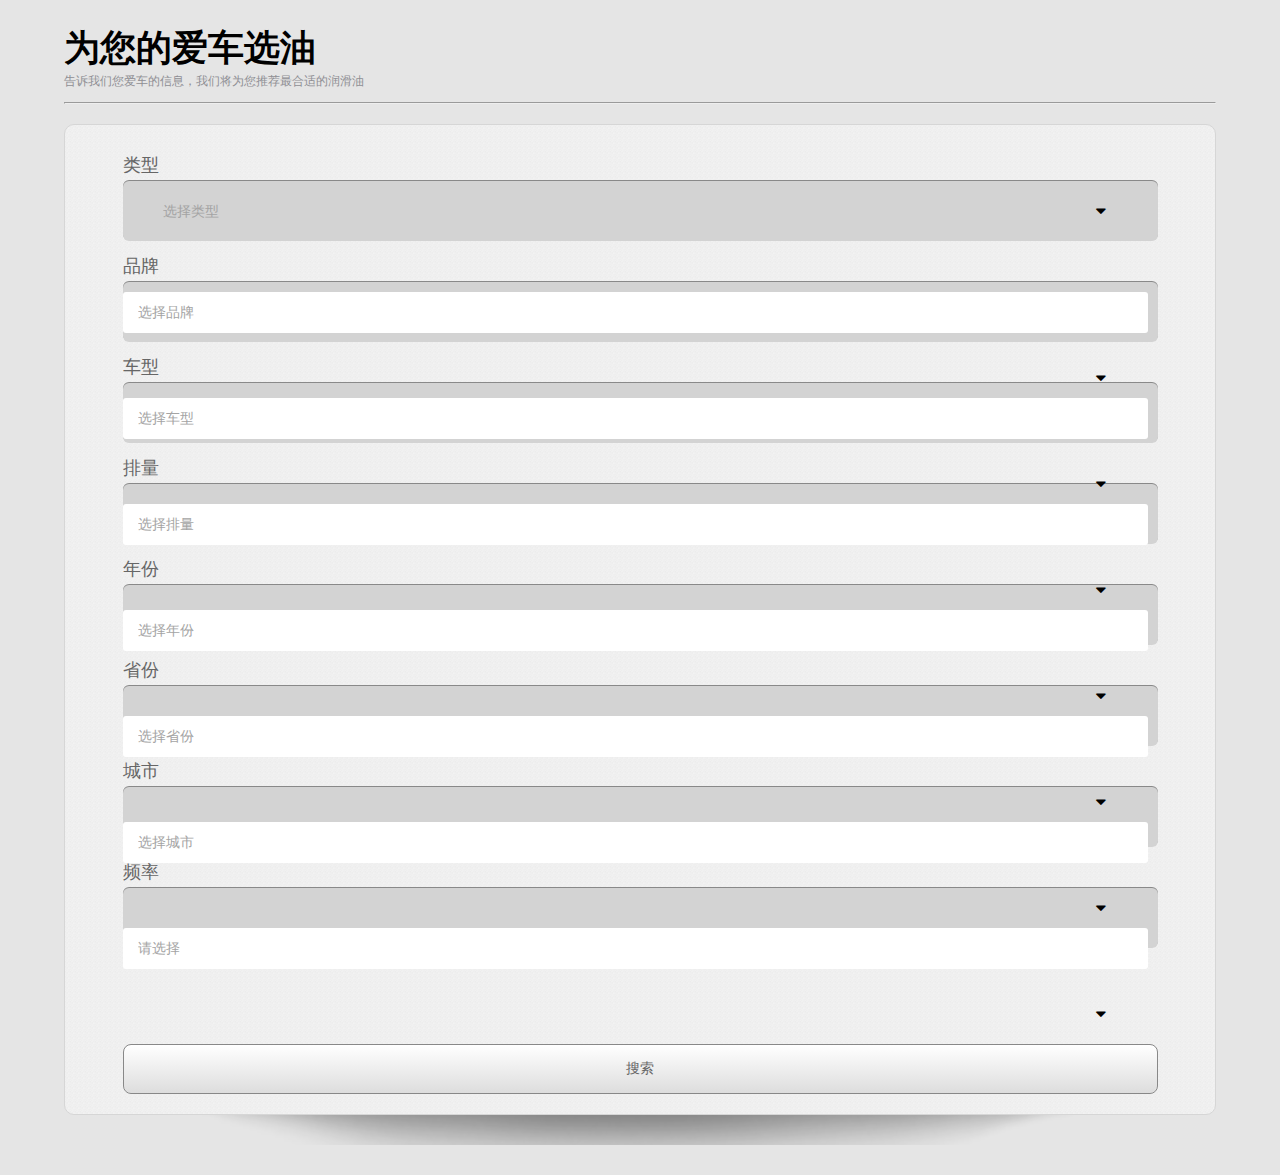
<file: index.html>
<!DOCTYPE html>
<html>
<head>
    <meta charset="utf-8">
    <meta name="viewport" content="width=device-width,initial-scale=1,minimum-scale=1,maximum-scale=1,user-scalable=no" />
    <title></title>
    <script src="js/mui.min.js"></script>
    <link rel="stylesheet" type="text/css" href="font-awesome-4.5.0/css/font-awesome.css">
    <link href="css/mui.min.css" rel="stylesheet"/>
    <link href="css/main.css" rel="stylesheet"/>
    <script type="text/javascript" charset="utf-8">
      	mui.init();
    </script>
    <script src="js/jquery-1.11.3.min.js" type="text/javascript"></script>
    <script src="js/main.js" type="text/javascript"></script>
</head>
<body class="yunxing">
	<div class="body">
		<div class="header">
			<h1>为您的爱车选油</h1>
			<p>告诉我们您爱车的信息，我们将为您推荐最合适的润滑油</p>
			<hr>
		</div>
		<div class="mainbody" style="margin-top: 20px;">
			<form>
				<label for="male">类型</label><br />
				<div class="import">
					<select id="select" name="" class="choose">
				        <option value="选择类型" selected>选择类型</option>
				        <option value="SUV">SUV</option>
				        <option value="豪华车">豪华车</option>
				        <option value="跑车">跑车</option>
				        <option value="中大型车">中大型车</option>
				        <option value="紧凑型车">紧凑型车</option>
				        <option value="中型车">中型车</option>
				        <option value="小型车">小型车</option>
				        <option value="面包车">面包车</option>
				        <option value="微型车">微型车</option>
				        <option value="MPV">MPV</option>
				        <option value="皮卡">皮卡</option>
				        <option value="其他">其他</option>
				    </select>
				    <span class="fa fa-caret-down"></span>
				</div>
				<label for="male">品牌</label><br />
				<div class="import">
					<select id="select" name="" class="choosebrand">
				        <option value="选择品牌" selected>选择品牌</option>
				    </select>
				    <span class="fa fa-caret-down"></span>
				</div>
				<label for="male">车型</label><br />
				<div class="import">
					<select id="select" name="" class="choosemotrocycle">
				        <option value="选择车型" selected>选择车型</option>
				    </select>
				    <span class="fa fa-caret-down"></span>
				</div>
				<label for="male">排量</label><br />
				<div class="import">
					<select id="select" name="" class="choosedisplacement">
				        <option value="选择排量" selected>选择排量</option>
				    </select>
				    <span class="fa fa-caret-down"></span>
				</div>
				<label for="male">年份</label><br />
				<div class="import">
					<select id="select" name="" class="chooseyear">
				        <option value="选择年份" selected>选择年份</option>
				    </select>
				    <span class="fa fa-caret-down"></span>
				</div>
				<label for="male">省份</label><br />
				<div class="import">
					<select id="select" name="" class="chooseprovence">
				        <option value="选择省份" selected>选择省份</option>
				        <!-- <option value="北京" selected>北京</option>
				        <option value="天津" selected>天津</option>
				        <option value="河北" selected>河北</option>
				        <option value="山西" selected>山西</option>
				        <option value="内蒙古" selected>内蒙古</option>
				        <option value="辽宁" selected>辽宁</option>
				        <option value="吉林" selected>吉林</option>
				        <option value="黑龙江" selected>黑龙江</option>
				        <option value="上海" selected>上海</option>
				        <option value="江苏" selected>江苏</option>
				        <option value="浙江" selected>浙江</option>
				        <option value="安徽" selected>安徽</option>
				        <option value="福建" selected>福建</option>
				        <option value="山西" selected>山西</option>
				        <option value="山东" selected>山东</option>
				        <option value="河南" selected>河南</option>
				        <option value="湖北" selected>湖北</option>
				        <option value="湖南" selected>湖南</option>
				        <option value="广东" selected>广东</option>
				        <option value="广西" selected>广西</option>
				        <option value="海南" selected>海南</option>
				        <option value="重庆" selected>重庆</option>
				        <option value="四川" selected>四川</option>
				        <option value="贵州" selected>贵州</option>
				        <option value="云南" selected>云南</option>
				        <option value="西藏" selected>西藏</option>
				        <option value="陕西" selected>陕西</option>
				        <option value="甘肃" selected>甘肃</option>
				        <option value="青海" selected>青海</option>
				        <option value="宁夏" selected>宁夏</option>
				        <option value="新疆" selected>新疆</option>
				        <option value="台湾" selected>台湾</option>
				        <option value="澳门" selected>澳门</option>
				        <option value="香港" selected>香港</option>
				        <option value="钓鱼岛" selected>钓鱼岛</option> -->
				    </select>
				    <span class="fa fa-caret-down"></span>
				</div>
				<label for="male">城市</label><br />
				<div class="import">
					<select id="select" name="" class="choosecity">
				        <option value="" selected>选择城市</option>
				    </select>
				    <span class="fa fa-caret-down"></span>
				</div>
				<label for="male">频率</label><br />
				<div class="import">
					<select id="select" name="" class="choosefrequncy">
				        <option value="选择频率" selected>请选择</option>
				        <option value="选择频率">在城市中，把爱车作为代步工具使用，属于普通型驾驶者</option>
				        <option value="选择频率">经常低速短途行驶，属于短途型驾驶者</option>
				        <option value="选择频率">经常高速长途行驶，属于长途型驾驶者</option>
				        <option value="选择频率">经常越野颠簸行驶，属于越野达人型驾驶者</option>
				    </select>
				    <span class="fa fa-caret-down"></span>
				</div>
				<input class="submit" type="button" value="搜索" style="color: #666666;border: 1px solid #888888;border-radius: 8px;"/>
			</form>
		</div>
		<div class="footer">
			
		</div>
	</div>
</body>
</html>
</file>
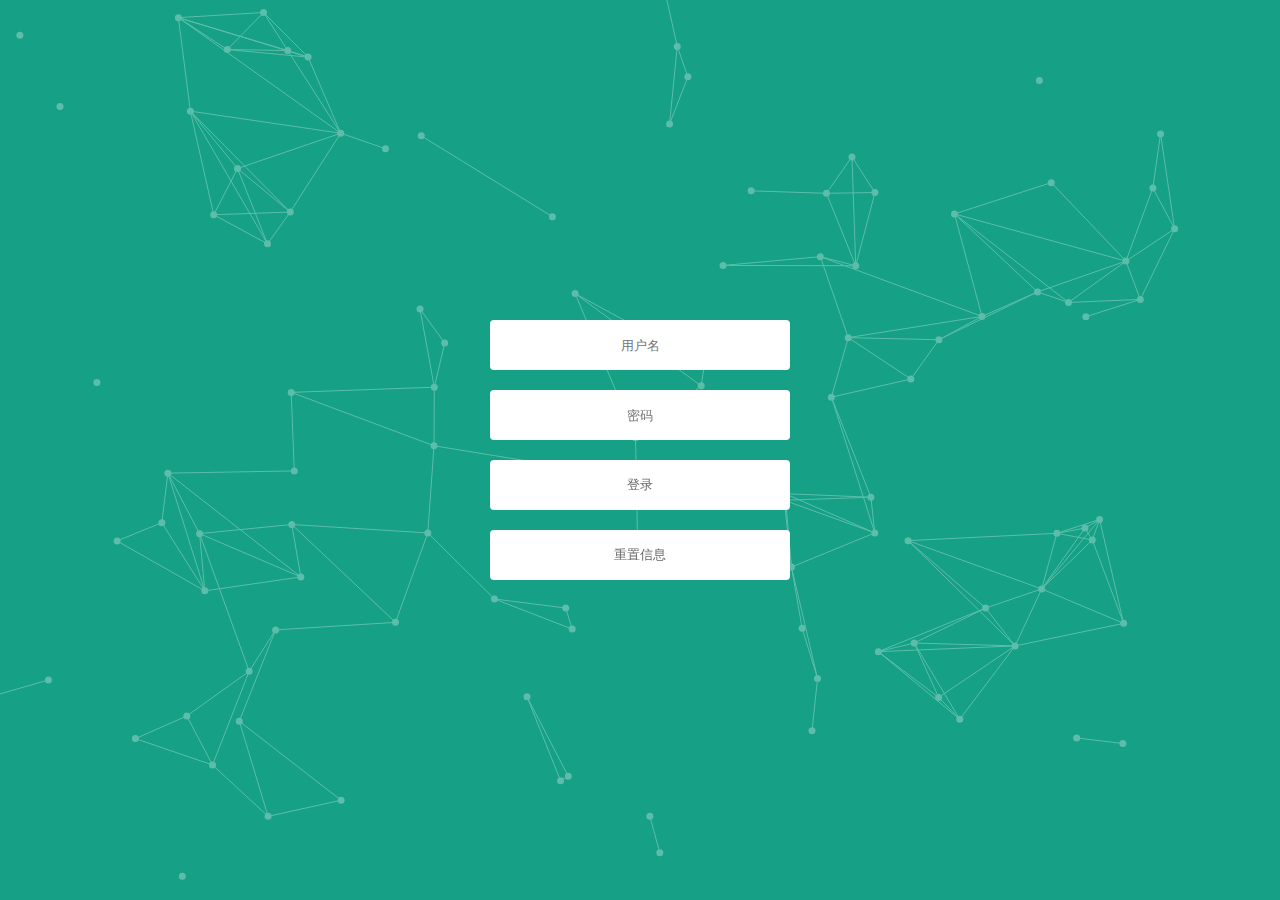
<file: admin/index.html>
<!DOCTYPE html>
<html lang="en">
<head>
    <meta charset="UTF-8">
    <meta name="viewport" content="width=device-width, initial-scale=1.0">
    <title>管理员登录页面</title>
    <script type='text/javascript' src='js/jquery-1.11.1.min.js'></script>
    <script type='text/javascript' src='js/jquery.particleground.min.js'></script>
    <link rel="stylesheet" href="css/style.css" />
    <link rel="stylesheet" href="css/main.css" />
    <script type='text/javascript' src='js/demo.js'></script>
</head>
<body>

<div id="particles">
    <div class="intro">
        <form class="formlist" action="login.php" method="post">
            <input class="tianxie" type="text" placeholder="用户名" name="adminName" value=""><br>
            <input class="tianxie" type="password" placeholder="密码" name="password" value=""><br>
            <input class="submit" type="submit" value="登录"><br>
            <input class="submit" type="reset" value="重置信息"><br>
        </form>
    </div>
</div>
</body>
<script>
    $(document).ready(function(){
        $('#particles').particleground();
        $('#your-element').particleground({
            dotColor: '#ffffff',
            lineColor: '#ffffff'
        });
    })
</script>
</html>
</file>
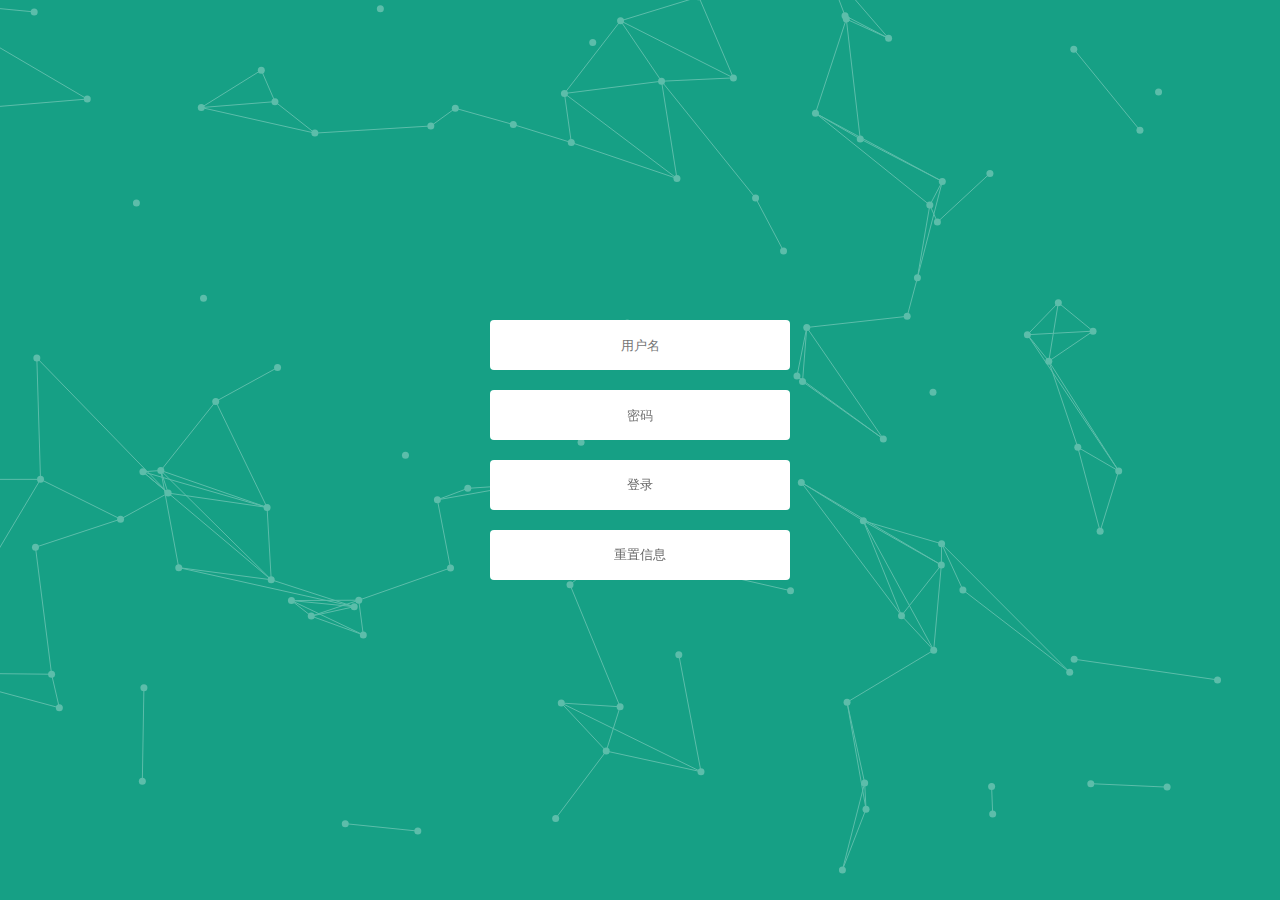
<file: login.html>
<!DOCTYPE html>
<html lang="en">
<head>
    <meta charset="UTF-8">
    <meta name="viewport" content="width=device-width, initial-scale=1.0">
    <title>管理员登录页面</title>
    <script type='text/javascript' src='admin/js/jquery-1.11.1.min.js'></script>
    <script type='text/javascript' src='admin/js/jquery.particleground.min.js'></script>
    <link rel="stylesheet" href="admin/css/style.css" />
    <link rel="stylesheet" href="admin/css/main.css" />
    <script type='text/javascript' src='admin/js/demo.js'></script>
</head>
<body>

<div id="particles">    
    <div class="intro">
        <form class="formlist" action="login.php" method="post">
            <input class="tianxie" type="text" placeholder="用户名" name="adminName" value=""><br>
            <input class="tianxie" type="password" placeholder="密码" name="password" value=""><br>    
          
            <input class="submit" type="submit" value="登录"><br>
            <input class="submit" type="reset" value="重置信息"><br>
        </form>
        
    </div>
</div>
</body>
<script>
    $(document).ready(function(){
        $('#particles').particleground();
        $('#your-element').particleground({
            dotColor: '#ffffff',
            lineColor: '#ffffff'
        });
    })
</script>
</html>
</file>
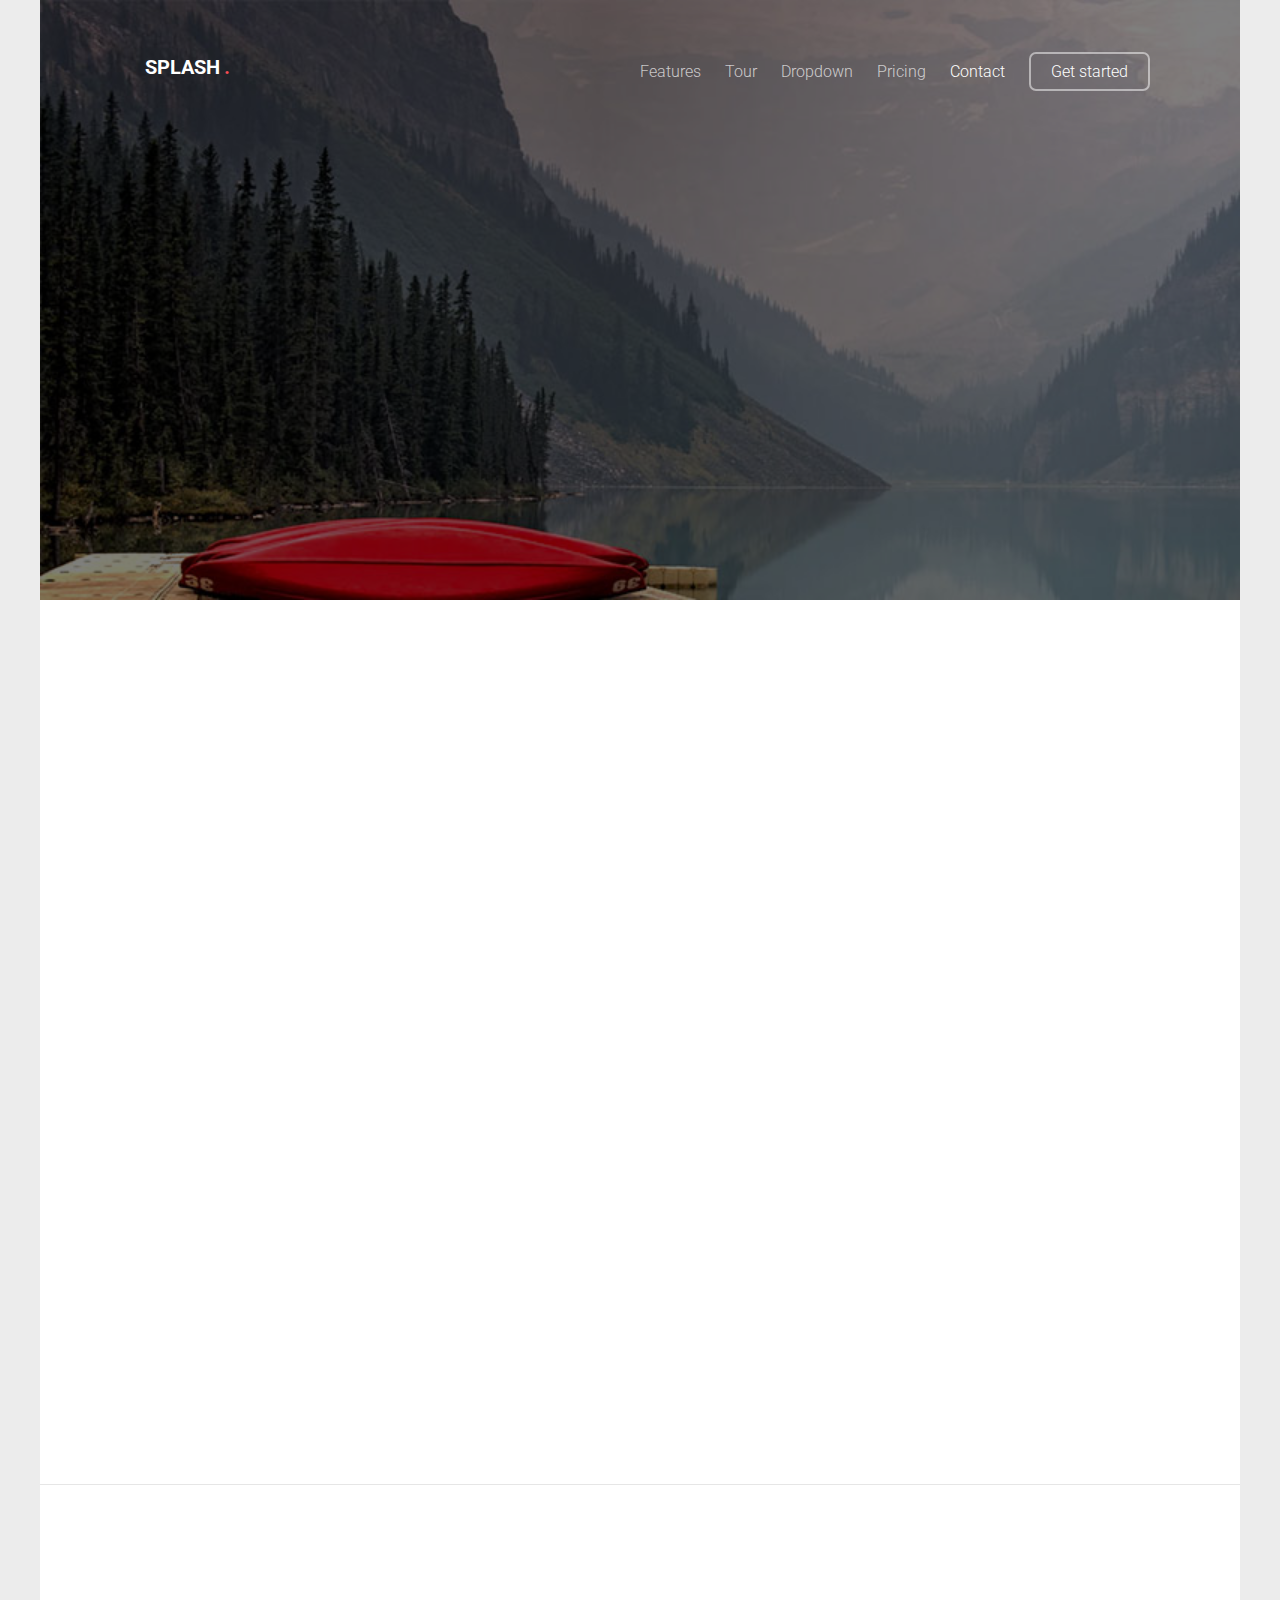
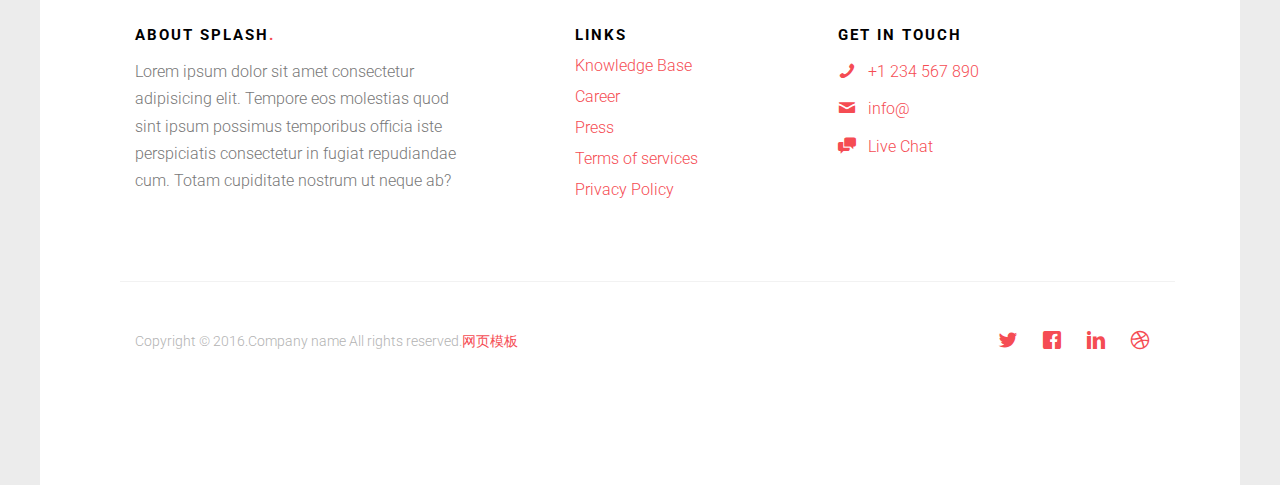
<file: admin1/contact.html>
<!DOCTYPE HTML>
<html>
	<head>
	<meta charset="utf-8">
	<meta http-equiv="X-UA-Compatible" content="IE=edge">
	<title></title>
	<meta name="viewport" content="width=device-width, initial-scale=1">
	<meta name="description" content="" />
	<meta name="keywords" content="" />
	<meta name="author" content="" />
  	<!-- Facebook and Twitter integration -->
	<meta property="og:title" content=""/>
	<meta property="og:image" content=""/>
	<meta property="og:url" content=""/>
	<meta property="og:site_name" content=""/>
	<meta property="og:description" content=""/>
	<meta name="twitter:title" content="" />
	<meta name="twitter:image" content="" />
	<meta name="twitter:url" content="" />
	<meta name="twitter:card" content="" />

	<link href="https://fonts.googleapis.com/css?family=Roboto:300,400,700" rel="stylesheet">
	
	<!-- Animate.css -->
	<link rel="stylesheet" href="css/animate.css">
	<!-- Icomoon Icon Fonts-->
	<link rel="stylesheet" href="css/icomoon.css">
	<!-- Themify Icons-->
	<link rel="stylesheet" href="css/themify-icons.css">
	<!-- Bootstrap  -->
	<link rel="stylesheet" href="css/bootstrap.css">
	<!-- Magnific Popup -->
	<link rel="stylesheet" href="css/magnific-popup.css">

	<!-- Owl Carousel  -->
	<link rel="stylesheet" href="css/owl.carousel.min.css">
	<link rel="stylesheet" href="css/owl.theme.default.min.css">
	<!-- Theme style  -->
	<link rel="stylesheet" href="css/style.css">

	<!-- Modernizr JS -->
	<script src="js/modernizr-2.6.2.min.js"></script>
	<!-- FOR IE9 below -->
	<!--[if lt IE 9]>
	<script src="js/respond.min.js"></script>
	<![endif]-->

	</head>
	<body>
		
	<div class="gtco-loader"></div>
	
	<div id="page">

	
	<div class="page-inner">
	<nav class="gtco-nav" role="navigation">
		<div class="gtco-container">
			
			<div class="row">
				<div class="col-sm-4 col-xs-12">
					<div id="gtco-logo"><a href="index.html">Splash <em>.</em></a></div>
				</div>
				<div class="col-xs-8 text-right menu-1">
					<ul>
						<li><a href="features.html">Features</a></li>
						<li><a href="tour.html">Tour</a></li>
						<li class="has-dropdown">
							<a href="#">Dropdown</a>
							<ul class="dropdown">
								<li><a href="#">Web Design</a></li>
								<li><a href="#">eCommerce</a></li>
								<li><a href="#">Branding</a></li>
								<li><a href="#">API</a></li>
							</ul>
						</li>
						<li><a href="pricing.html">Pricing</a></li>
						<li class="active"><a href="contact.html">Contact</a></li>
						<li class="btn-cta"><a href="#"><span>Get started</span></a></li>
					</ul>
				</div>
			</div>
			
		</div>
	</nav>
	
	<header id="gtco-header" class="gtco-cover gtco-cover-sm" role="banner" style="background-image: url(images/img_4.jpg)">
		<div class="overlay"></div>
		<div class="gtco-container">
			<div class="row">
				<div class="col-md-12 col-md-offset-0 text-left">
					<div class="row row-mt-15em">

						<div class="col-md-7 mt-text animate-box" data-animate-effect="fadeInUp">
							<span class="intro-text-small">Don't be shy</span>
							<h1>Get In Touch</h1>	
						</div>
						
					</div>
					
				</div>
			</div>
		</div>
	</header>
	
	
	<div class="gtco-section border-bottom">
		<div class="gtco-container">
			<div class="row">
				<div class="col-md-12">
					<div class="col-md-6 animate-box">
					<h3>Get In Touch</h3>
					<form action="#">
						<div class="row form-group">
							<div class="col-md-12">
								<label class="sr-only" for="name">Name</label>
								<input type="text" id="name" class="form-control" placeholder="Your firstname">
							</div>
							
						</div>

						<div class="row form-group">
							<div class="col-md-12">
								<label class="sr-only" for="email">Email</label>
								<input type="text" id="email" class="form-control" placeholder="Your email address">
							</div>
						</div>

						<div class="row form-group">
							<div class="col-md-12">
								<label class="sr-only" for="subject">Subject</label>
								<input type="text" id="subject" class="form-control" placeholder="Your subject of this message">
							</div>
						</div>

						<div class="row form-group">
							<div class="col-md-12">
								<label class="sr-only" for="message">Message</label>
								<textarea name="message" id="message" cols="30" rows="10" class="form-control" placeholder="Write us something"></textarea>
							</div>
						</div>
						<div class="form-group">
							<input type="submit" value="Send Message" class="btn btn-primary">
						</div>

					</form>		
				</div>
				<div class="col-md-5 col-md-push-1 animate-box">
					
					<div class="gtco-contact-info">
						<h3>Contact Information</h3>
						<ul>
							<li class="address">198 West 21th Street, <br> Suite 721 New York NY 10016</li>
							<li class="phone"><a href="tel://1234567920">+ 1235 2355 98</a></li>
							<li class="email"><a href="mailto:info@yoursite.com">info@yoursite.com</a></li>
							<li class="url"><a href="http://"></a></li>
						</ul>
					</div>


				</div>
				</div>
			</div>
		</div>
	</div>

	<footer id="gtco-footer" role="contentinfo">
		<div class="gtco-container">
			<div class="row row-p	b-md">

				<div class="col-md-4">
					<div class="gtco-widget">
						<h3>About <span class="footer-logo">Splash<span>.<span></span></h3>
						<p>Lorem ipsum dolor sit amet consectetur adipisicing elit. Tempore eos molestias quod sint ipsum possimus temporibus officia iste perspiciatis consectetur in fugiat repudiandae cum. Totam cupiditate nostrum ut neque ab?</p>
					</div>
				</div>

				<div class="col-md-4 col-md-push-1">
					<div class="gtco-widget">
						<h3>Links</h3>
						<ul class="gtco-footer-links">
							<li><a href="#">Knowledge Base</a></li>
							<li><a href="#">Career</a></li>
							<li><a href="#">Press</a></li>
							<li><a href="#">Terms of services</a></li>
							<li><a href="#">Privacy Policy</a></li>
						</ul>
					</div>
				</div>

				<div class="col-md-4">
					<div class="gtco-widget">
						<h3>Get In Touch</h3>
						<ul class="gtco-quick-contact">
							<li><a href="#"><i class="icon-phone"></i> +1 234 567 890</a></li>
							<li><a href="#"><i class="icon-mail2"></i> info@</a></li>
							<li><a href="#"><i class="icon-chat"></i> Live Chat</a></li>
						</ul>
					</div>
				</div>

			</div>

			<div class="row copyright">
				<div class="col-md-12">
					<p class="pull-left">
						<small class="block">Copyright &copy; 2016.Company name All rights reserved.<a target="_blank" href="http://sc.chinaz.com/moban/">&#x7F51;&#x9875;&#x6A21;&#x677F;</a></small> 
					</p>
					<p class="pull-right">
						<ul class="gtco-social-icons pull-right">
							<li><a href="#"><i class="icon-twitter"></i></a></li>
							<li><a href="#"><i class="icon-facebook"></i></a></li>
							<li><a href="#"><i class="icon-linkedin"></i></a></li>
							<li><a href="#"><i class="icon-dribbble"></i></a></li>
						</ul>
					</p>
				</div>
			</div>

		</div>
	</footer>
	</div>

	</div>

	<div class="gototop js-top">
		<a href="#" class="js-gotop"><i class="icon-arrow-up"></i></a>
	</div>
	
	<!-- jQuery -->
	<script src="js/jquery.min.js"></script>
	<!-- jQuery Easing -->
	<script src="js/jquery.easing.1.3.js"></script>
	<!-- Bootstrap -->
	<script src="js/bootstrap.min.js"></script>
	<!-- Waypoints -->
	<script src="js/jquery.waypoints.min.js"></script>
	<!-- Carousel -->
	<script src="js/owl.carousel.min.js"></script>
	<!-- countTo -->
	<script src="js/jquery.countTo.js"></script>
	<!-- Magnific Popup -->
	<script src="js/jquery.magnific-popup.min.js"></script>
	<script src="js/magnific-popup-options.js"></script>
	<!-- Main -->
	<script src="js/main.js"></script>

	</body>
</html>
</file>
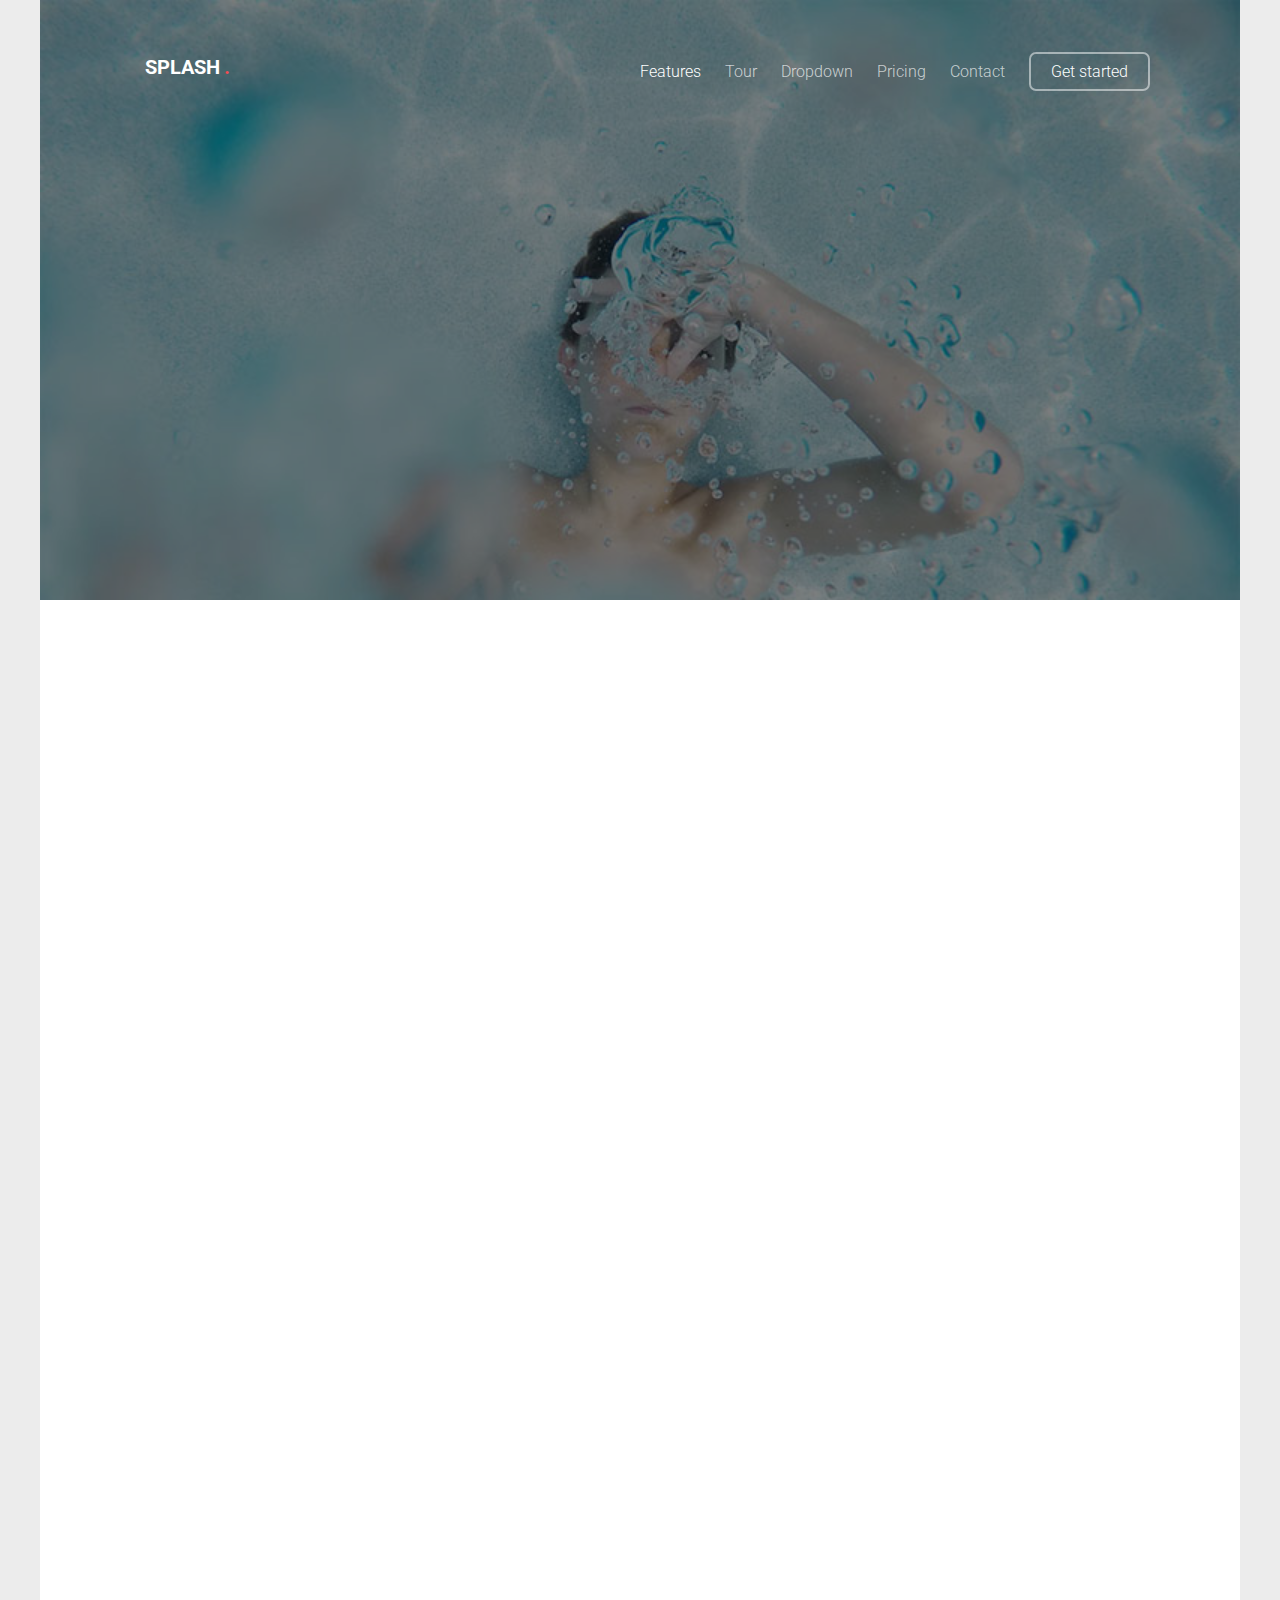
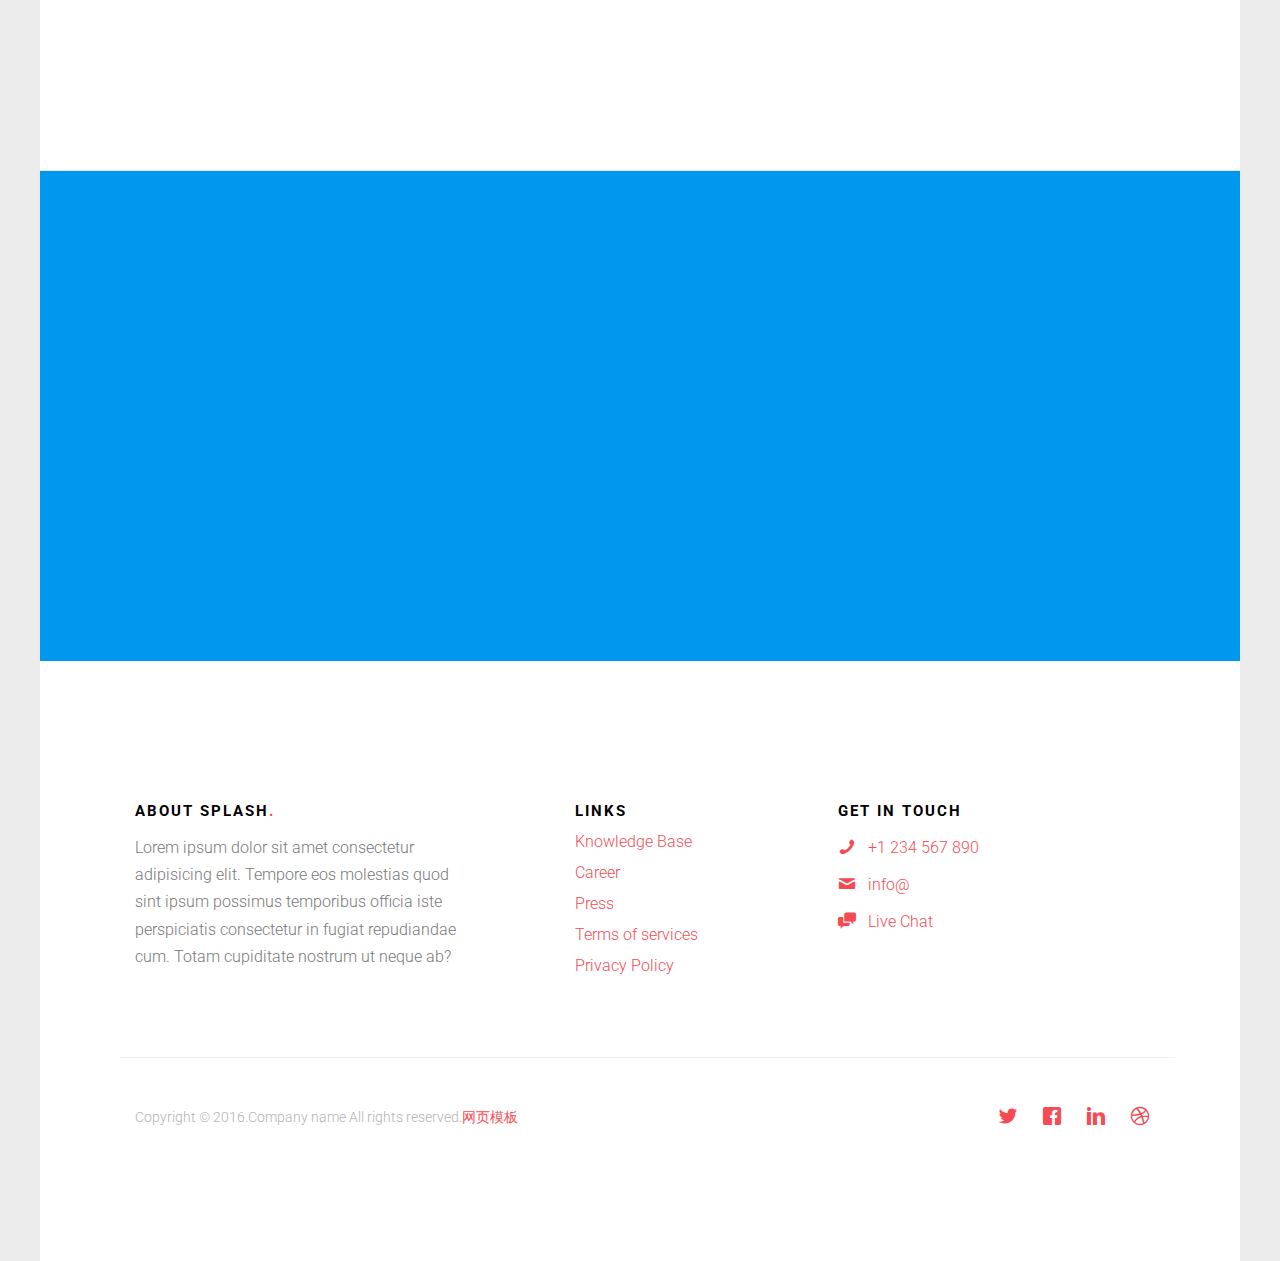
<file: admin1/features.html>
<!DOCTYPE HTML>
<html>
	<head>
	<meta charset="utf-8">
	<meta http-equiv="X-UA-Compatible" content="IE=edge">
	<title></title>
	<meta name="viewport" content="width=device-width, initial-scale=1">
	<meta name="description" content="" />
	<meta name="keywords" content="" />
	<meta name="author" content="" />
  	<!-- Facebook and Twitter integration -->
	<meta property="og:title" content=""/>
	<meta property="og:image" content=""/>
	<meta property="og:url" content=""/>
	<meta property="og:site_name" content=""/>
	<meta property="og:description" content=""/>
	<meta name="twitter:title" content="" />
	<meta name="twitter:image" content="" />
	<meta name="twitter:url" content="" />
	<meta name="twitter:card" content="" />

	<link href="https://fonts.googleapis.com/css?family=Roboto:300,400,700" rel="stylesheet">
	
	<!-- Animate.css -->
	<link rel="stylesheet" href="css/animate.css">
	<!-- Icomoon Icon Fonts-->
	<link rel="stylesheet" href="css/icomoon.css">
	<!-- Themify Icons-->
	<link rel="stylesheet" href="css/themify-icons.css">
	<!-- Bootstrap  -->
	<link rel="stylesheet" href="css/bootstrap.css">

	<!-- Magnific Popup -->
	<link rel="stylesheet" href="css/magnific-popup.css">

	<!-- Owl Carousel  -->
	<link rel="stylesheet" href="css/owl.carousel.min.css">
	<link rel="stylesheet" href="css/owl.theme.default.min.css">

	<!-- Theme style  -->
	<link rel="stylesheet" href="css/style.css">

	<!-- Modernizr JS -->
	<script src="js/modernizr-2.6.2.min.js"></script>
	<!-- FOR IE9 below -->
	<!--[if lt IE 9]>
	<script src="js/respond.min.js"></script>
	<![endif]-->

	</head>
	<body>
		
	<div class="gtco-loader"></div>
	
	<div id="page">

	
	<div class="page-inner">
	<nav class="gtco-nav" role="navigation">
		<div class="gtco-container">
			
			<div class="row">
				<div class="col-sm-4 col-xs-12">
					<div id="gtco-logo"><a href="index.html">Splash <em>.</em></a></div>
				</div>
				<div class="col-xs-8 text-right menu-1">
					<ul>
						<li class="active"><a href="features.html">Features</a></li>
						<li><a href="tour.html">Tour</a></li>
						<li class="has-dropdown">
							<a href="#">Dropdown</a>
							<ul class="dropdown">
								<li><a href="#">Web Design</a></li>
								<li><a href="#">eCommerce</a></li>
								<li><a href="#">Branding</a></li>
								<li><a href="#">API</a></li>
							</ul>
						</li>
						<li><a href="pricing.html">Pricing</a></li>
						<li><a href="contact.html">Contact</a></li>
						<li class="btn-cta"><a href="#"><span>Get started</span></a></li>
					</ul>
				</div>
			</div>
			
		</div>
	</nav>
	
	<header id="gtco-header" class="gtco-cover gtco-cover-sm" role="banner" style="background-image: url(images/img_2.jpg)">
		<div class="overlay"></div>
		<div class="gtco-container">
			<div class="row">
				<div class="col-md-12 col-md-offset-0 text-left">
					

					<div class="row row-mt-15em">

						<div class="col-md-7 mt-text animate-box" data-animate-effect="fadeInUp">
							<span class="intro-text-small">See Our</span>
							<h1>Awesome Features</h1>	
						</div>
						
					</div>
							
					
				</div>
			</div>
		</div>
	</header>
	
	
	<div id="gtco-features" class="border-bottom">
		<div class="gtco-container">
			<div class="row">
				<div class="col-md-8 col-md-offset-2 text-center gtco-heading animate-box">
					<h2>Splash Features</h2>
					<p>Dignissimos asperiores vitae velit veniam totam fuga molestias accusamus alias autem provident. Odit ab aliquam dolor eius.</p>
				</div>
			</div>
			<div class="row">
				<div class="col-md-3 col-sm-6">
					<div class="feature-center animate-box" data-animate-effect="fadeIn">
						<span class="icon">
							<i class="ti-vector"></i>
						</span>
						<h3>Pixel Perfect</h3>
						<p>Dignissimos asperiores vitae velit veniam totam fuga molestias accusamus alias autem provident. </p>
					</div>
				</div>
				<div class="col-md-3 col-sm-6">
					<div class="feature-center animate-box" data-animate-effect="fadeIn">
						<span class="icon">
							<i class="ti-tablet"></i>
						</span>
						<h3>Fully Responsive</h3>
						<p>Dignissimos asperiores vitae velit veniam totam fuga molestias accusamus alias autem provident. </p>
					</div>
				</div>
				<div class="col-md-3 col-sm-6">
					<div class="feature-center animate-box" data-animate-effect="fadeIn">
						<span class="icon">
							<i class="ti-settings"></i>
						</span>
						<h3>Web Development</h3>
						<p>Dignissimos asperiores vitae velit veniam totam fuga molestias accusamus alias autem provident. </p>
					</div>
				</div>
				<div class="col-md-3 col-sm-6">
					<div class="feature-center animate-box" data-animate-effect="fadeIn">
						<span class="icon">
							<i class="ti-ruler-pencil"></i>
						</span>
						<h3>Web Design</h3>
						<p>Dignissimos asperiores vitae velit veniam totam fuga molestias accusamus alias autem provident. </p>
					</div>
				</div>

				<div class="col-md-3 col-sm-6">
					<div class="feature-center animate-box" data-animate-effect="fadeIn">
						<span class="icon">
							<i class="ti-paint-roller"></i>
						</span>
						<h3>Accent Colours</h3>
						<p>Dignissimos asperiores vitae velit veniam totam fuga molestias accusamus alias autem provident. </p>
					</div>
				</div>
				<div class="col-md-3 col-sm-6">
					<div class="feature-center animate-box" data-animate-effect="fadeIn">
						<span class="icon">
							<i class="ti-announcement"></i>
						</span>
						<h3>Theme Updates</h3>
						<p>Dignissimos asperiores vitae velit veniam totam fuga molestias accusamus alias autem provident. </p>
					</div>
				</div>
				<div class="col-md-3 col-sm-6">
					<div class="feature-center animate-box" data-animate-effect="fadeIn">
						<span class="icon">
							<i class="ti-stats-up"></i>
						</span>
						<h3>Increase Earnings</h3>
						<p>Dignissimos asperiores vitae velit veniam totam fuga molestias accusamus alias autem provident. </p>
					</div>
				</div>
				<div class="col-md-3 col-sm-6">
					<div class="feature-center animate-box" data-animate-effect="fadeIn">
						<span class="icon">
							<i class="ti-magnet"></i>
						</span>
						<h3>Passive Income</h3>
						<p>Dignissimos asperiores vitae velit veniam totam fuga molestias accusamus alias autem provident. </p>
					</div>
				</div>

			</div>
		</div>
	</div>

	<div id="gtco-subscribe">
		<div class="gtco-container">
			<div class="row animate-box">
				<div class="col-md-8 col-md-offset-2 text-center gtco-heading">
					<h2>Subscribe</h2>
					<p>Be the first to know about the new templates.</p>
				</div>
			</div>
			<div class="row animate-box">
				<div class="col-md-8 col-md-offset-2">
					<form class="form-inline">
						<div class="col-md-6 col-sm-6">
							<div class="form-group">
								<label for="email" class="sr-only">Email</label>
								<input type="email" class="form-control" id="email" placeholder="Your Email">
							</div>
						</div>
						<div class="col-md-6 col-sm-6">
							<button type="submit" class="btn btn-default btn-block">Subscribe</button>
						</div>
					</form>
				</div>
			</div>
		</div>
	</div>

	<footer id="gtco-footer" role="contentinfo">
		<div class="gtco-container">
			<div class="row row-p	b-md">

				<div class="col-md-4">
					<div class="gtco-widget">
						<h3>About <span class="footer-logo">Splash<span>.<span></span></h3>
						<p>Lorem ipsum dolor sit amet consectetur adipisicing elit. Tempore eos molestias quod sint ipsum possimus temporibus officia iste perspiciatis consectetur in fugiat repudiandae cum. Totam cupiditate nostrum ut neque ab?</p>
					</div>
				</div>

				<div class="col-md-4 col-md-push-1">
					<div class="gtco-widget">
						<h3>Links</h3>
						<ul class="gtco-footer-links">
							<li><a href="#">Knowledge Base</a></li>
							<li><a href="#">Career</a></li>
							<li><a href="#">Press</a></li>
							<li><a href="#">Terms of services</a></li>
							<li><a href="#">Privacy Policy</a></li>
						</ul>
					</div>
				</div>

				<div class="col-md-4">
					<div class="gtco-widget">
						<h3>Get In Touch</h3>
						<ul class="gtco-quick-contact">
							<li><a href="#"><i class="icon-phone"></i> +1 234 567 890</a></li>
							<li><a href="#"><i class="icon-mail2"></i> info@</a></li>
							<li><a href="#"><i class="icon-chat"></i> Live Chat</a></li>
						</ul>
					</div>
				</div>

			</div>

			<div class="row copyright">
				<div class="col-md-12">
					<p class="pull-left">
						<small class="block">Copyright &copy; 2016.Company name All rights reserved.<a target="_blank" href="http://sc.chinaz.com/moban/">&#x7F51;&#x9875;&#x6A21;&#x677F;</a></small> 
					</p>
					<p class="pull-right">
						<ul class="gtco-social-icons pull-right">
							<li><a href="#"><i class="icon-twitter"></i></a></li>
							<li><a href="#"><i class="icon-facebook"></i></a></li>
							<li><a href="#"><i class="icon-linkedin"></i></a></li>
							<li><a href="#"><i class="icon-dribbble"></i></a></li>
						</ul>
					</p>
				</div>
			</div>

		</div>
	</footer>
	</div>

	</div>

	<div class="gototop js-top">
		<a href="#" class="js-gotop"><i class="icon-arrow-up"></i></a>
	</div>
	
	<!-- jQuery -->
	<script src="js/jquery.min.js"></script>
	<!-- jQuery Easing -->
	<script src="js/jquery.easing.1.3.js"></script>
	<!-- Bootstrap -->
	<script src="js/bootstrap.min.js"></script>
	<!-- Waypoints -->
	<script src="js/jquery.waypoints.min.js"></script>
	<!-- Carousel -->
	<script src="js/owl.carousel.min.js"></script>
	<!-- countTo -->
	<script src="js/jquery.countTo.js"></script>
	<!-- Magnific Popup -->
	<script src="js/jquery.magnific-popup.min.js"></script>
	<script src="js/magnific-popup-options.js"></script>
	<!-- Main -->
	<script src="js/main.js"></script>

	</body>
</html>
</file>
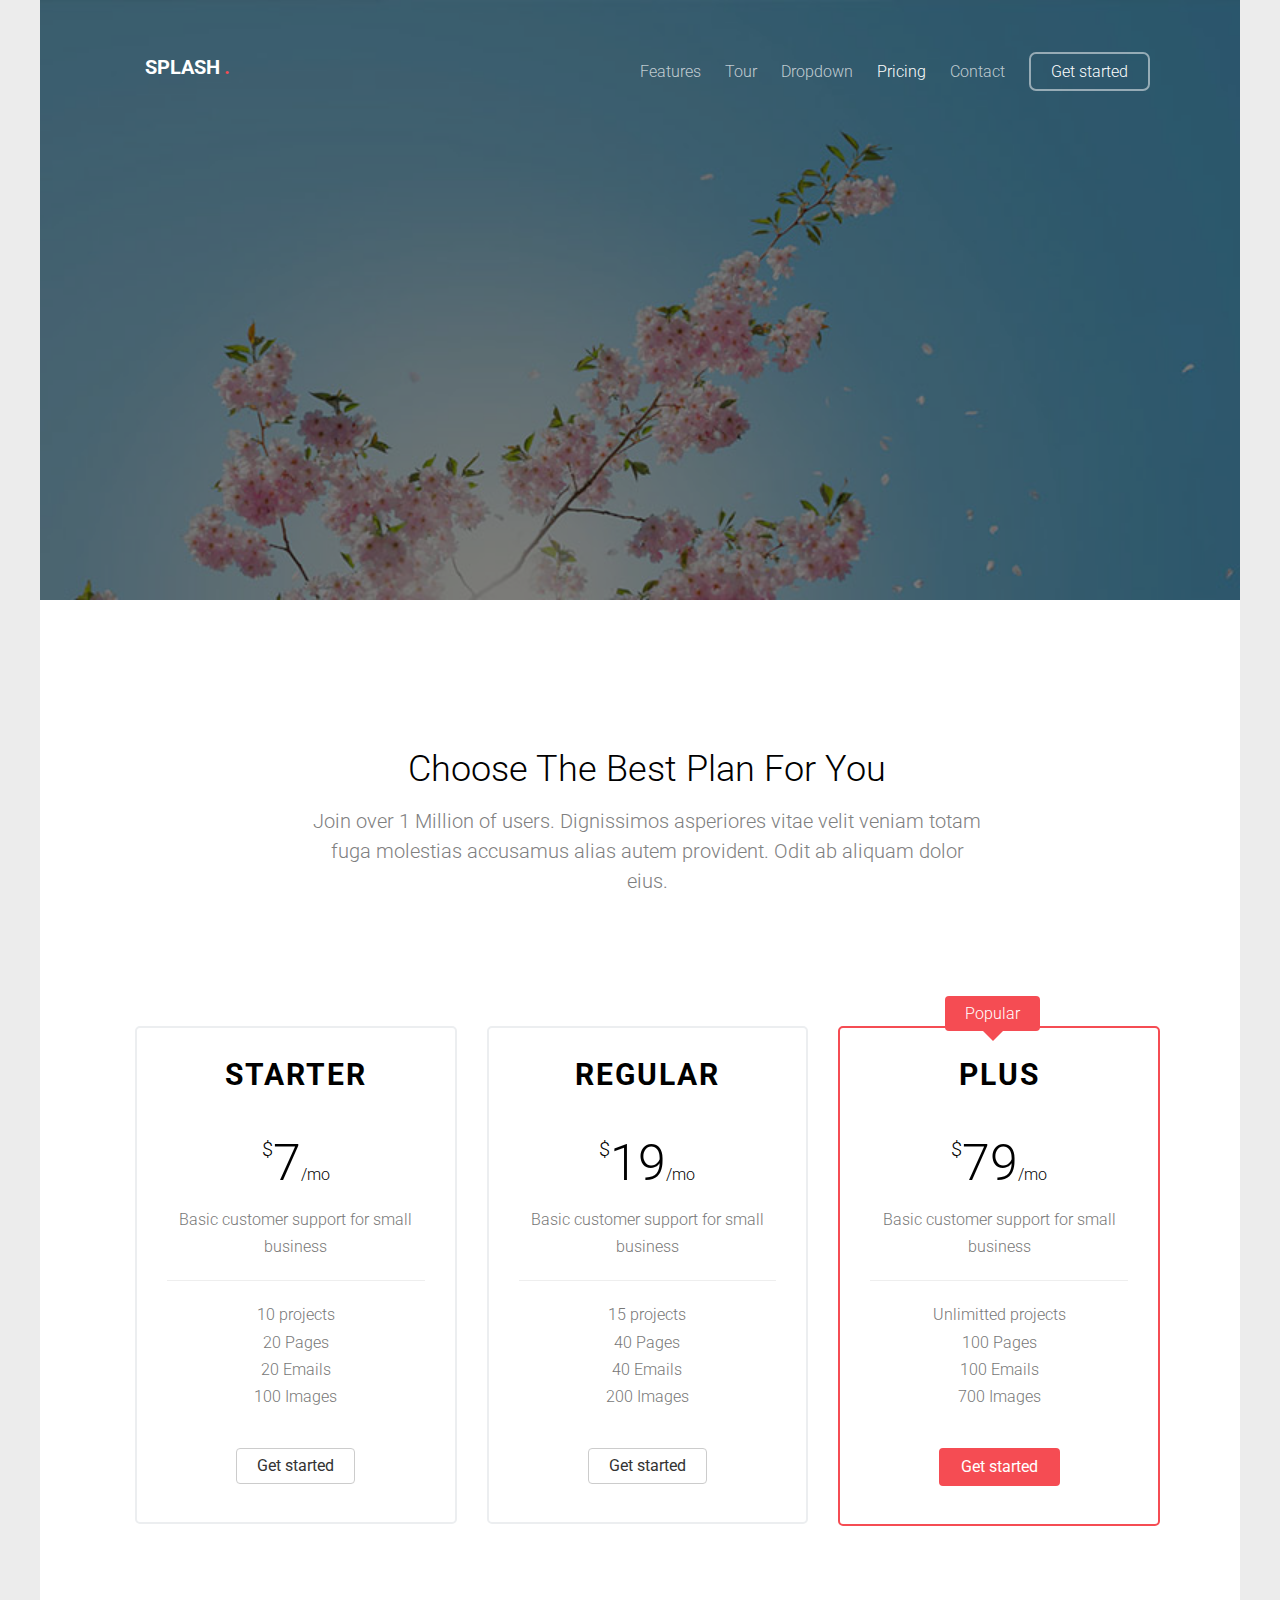
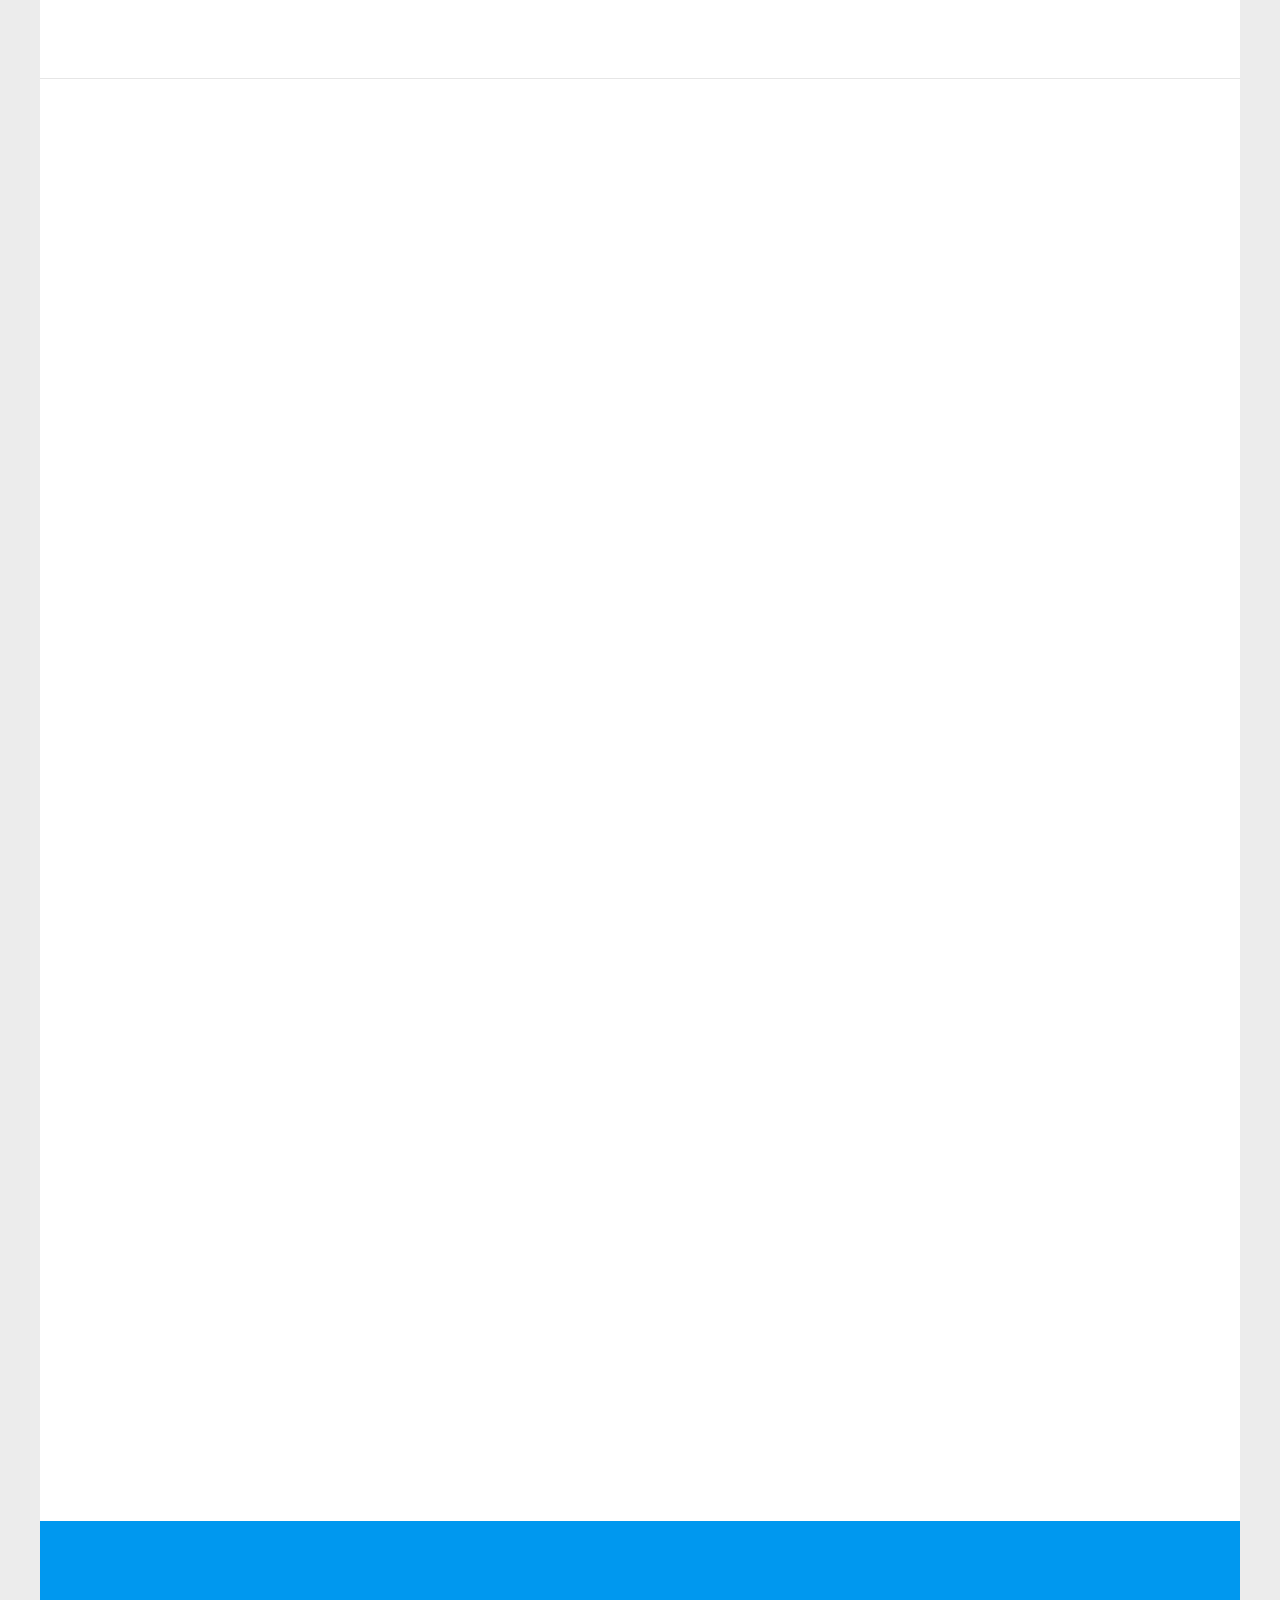
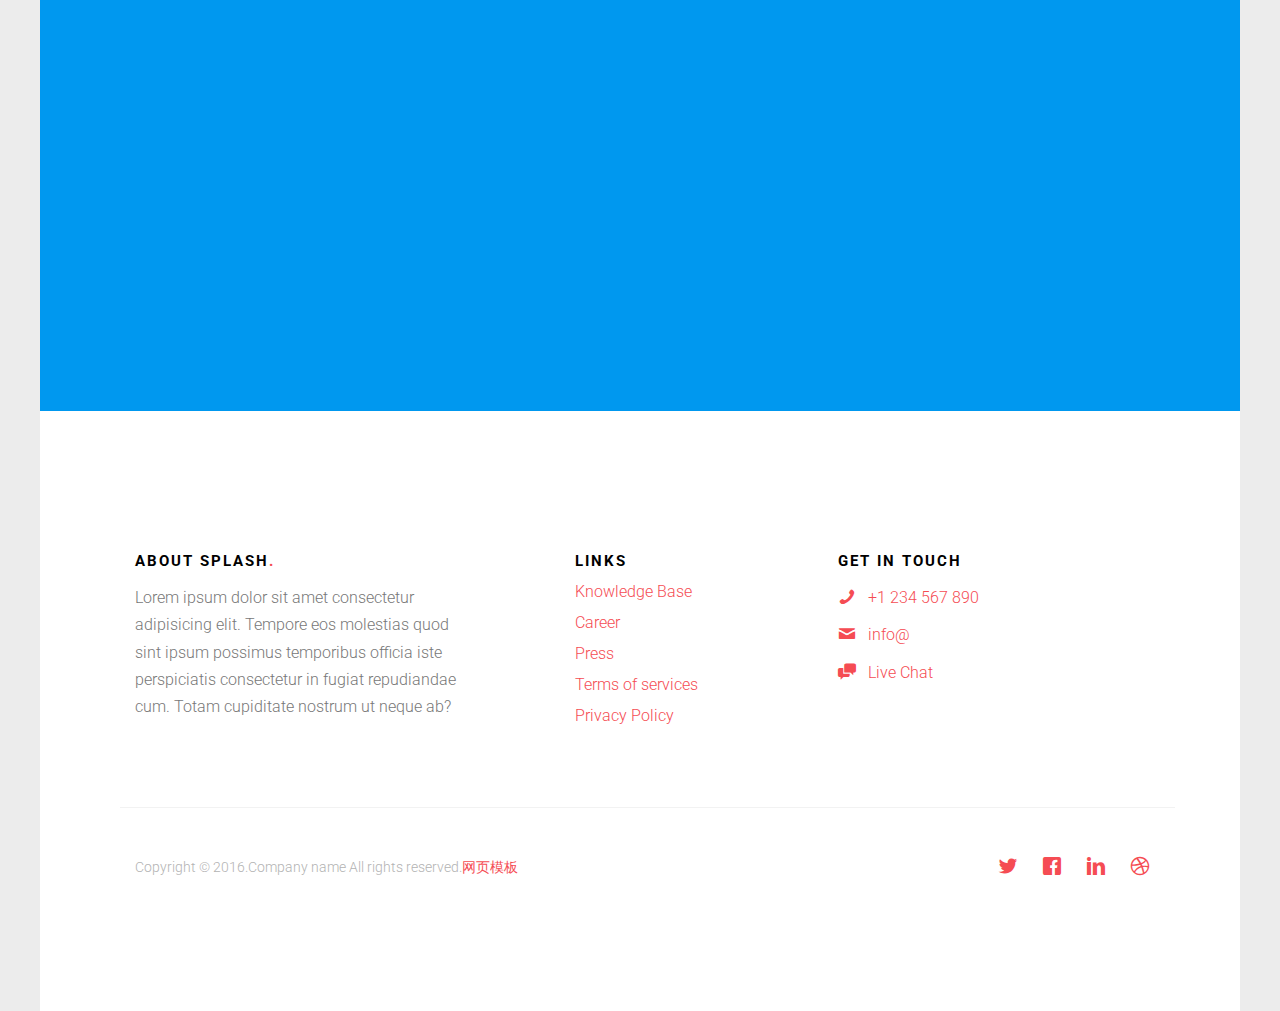
<file: admin1/pricing.html>
<!DOCTYPE HTML>

<html>
	<head>
	<meta charset="utf-8">
	<meta http-equiv="X-UA-Compatible" content="IE=edge">
	<title></title>
	<meta name="viewport" content="width=device-width, initial-scale=1">
	<meta name="description" content="" />
	<meta name="keywords" content="" />
	<meta name="author" content="" />
	
  	<!-- Facebook and Twitter integration -->
	<meta property="og:title" content=""/>
	<meta property="og:image" content=""/>
	<meta property="og:url" content=""/>
	<meta property="og:site_name" content=""/>
	<meta property="og:description" content=""/>
	<meta name="twitter:title" content="" />
	<meta name="twitter:image" content="" />
	<meta name="twitter:url" content="" />
	<meta name="twitter:card" content="" />

	<link href="https://fonts.googleapis.com/css?family=Roboto:300,400,700" rel="stylesheet">
	
	<!-- Animate.css -->
	<link rel="stylesheet" href="css/animate.css">
	<!-- Icomoon Icon Fonts-->
	<link rel="stylesheet" href="css/icomoon.css">
	<!-- Themify Icons-->
	<link rel="stylesheet" href="css/themify-icons.css">
	<!-- Bootstrap  -->
	<link rel="stylesheet" href="css/bootstrap.css">

	<!-- Magnific Popup -->
	<link rel="stylesheet" href="css/magnific-popup.css">

	<!-- Owl Carousel  -->
	<link rel="stylesheet" href="css/owl.carousel.min.css">
	<link rel="stylesheet" href="css/owl.theme.default.min.css">

	<!-- Theme style  -->
	<link rel="stylesheet" href="css/style.css">

	<!-- Modernizr JS -->
	<script src="js/modernizr-2.6.2.min.js"></script>
	<!-- FOR IE9 below -->
	<!--[if lt IE 9]>
	<script src="js/respond.min.js"></script>
	<![endif]-->

	</head>
	<body>
		
	<div class="gtco-loader"></div>
	
	<div id="page">

	
	<div class="page-inner">
	<nav class="gtco-nav" role="navigation">
		<div class="gtco-container">
			
			<div class="row">
				<div class="col-sm-4 col-xs-12">
					<div id="gtco-logo"><a href="index.html">Splash <em>.</em></a></div>
				</div>
				<div class="col-xs-8 text-right menu-1">
					<ul>
						<li><a href="features.html">Features</a></li>
						<li><a href="tour.html">Tour</a></li>
						<li class="has-dropdown">
							<a href="#">Dropdown</a>
							<ul class="dropdown">
								<li><a href="#">Web Design</a></li>
								<li><a href="#">eCommerce</a></li>
								<li><a href="#">Branding</a></li>
								<li><a href="#">API</a></li>
							</ul>
						</li>
						<li class="active"><a href="pricing.html">Pricing</a></li>
						<li><a href="contact.html">Contact</a></li>
						<li class="btn-cta"><a href="#"><span>Get started</span></a></li>
					</ul>
				</div>
			</div>
			
		</div>
	</nav>
	
	<header id="gtco-header" class="gtco-cover gtco-cover-sm" role="banner" style="background-image: url(images/img_6.jpg)">
		<div class="overlay"></div>
		<div class="gtco-container">
			<div class="row">
				<div class="col-md-12 col-md-offset-0 text-left">
					<div class="row row-mt-15em">

						<div class="col-md-7 mt-text animate-box" data-animate-effect="fadeInUp">
							<span class="intro-text-small">See Our Pricing</span>
							<h1>Plans for Everyone</h1>	
						</div>
						
					</div>
					
				</div>
			</div>
		</div>
	</header>
	
	
	
	<div class="gtco-section border-bottom">
		<div class="gtco-container">
			<div class="row">
				<div class="col-md-8 col-md-offset-2 text-center gtco-heading">
					<h2>Choose The Best Plan For You</h2>
					<p>Join over 1 Million of users. Dignissimos asperiores vitae velit veniam totam fuga molestias accusamus alias autem provident. Odit ab aliquam dolor eius.</p>
				</div>
			</div>
			<div class="row">
				<div class="col-md-4">
					<div class="price-box">
						<h2 class="pricing-plan">Starter</h2>
						<div class="price"><sup class="currency">$</sup>7<small>/mo</small></div>
						<p>Basic customer support for small business</p>
						<hr>
						<ul class="pricing-info">
							<li>10 projects</li>
							<li>20 Pages</li>
							<li>20 Emails</li>
							<li>100 Images</li>
						</ul>
						<a href="#" class="btn btn-default btn-sm">Get started</a>
					</div>
				</div>
				<div class="col-md-4">
					<div class="price-box">
						<h2 class="pricing-plan">Regular</h2>
						<div class="price"><sup class="currency">$</sup>19<small>/mo</small></div>
						<p>Basic customer support for small business</p>
						<hr>
						<ul class="pricing-info">
							<li>15 projects</li>
							<li>40 Pages</li>
							<li>40 Emails</li>
							<li>200 Images</li>
						</ul>
						<a href="#" class="btn btn-default btn-sm">Get started</a>
					</div>
				</div>
				<div class="col-md-4">
					<div class="price-box popular">
						<div class="popular-text">Popular</div>
						<h2 class="pricing-plan">Plus</h2>
						<div class="price"><sup class="currency">$</sup>79<small>/mo</small></div>
						<p>Basic customer support for small business</p>
						<hr>
						<ul class="pricing-info">
							<li>Unlimitted projects</li>
							<li>100 Pages</li>
							<li>100 Emails</li>
							<li>700 Images</li>
						</ul>
						<a href="#" class="btn btn-primary btn-sm">Get started</a>
					</div>
				</div>
			</div>
		</div>
	</div>

	<div class="gtco-section">
		<div class="gtco-container">
			<div class="row">
				<div class="col-md-8 col-md-offset-2 text-center gtco-heading animate-box">
					<h2>Frequently Ask Questions</h2>
					<p>Dignissimos asperiores vitae velit veniam totam fuga molestias accusamus alias autem provident. Odit ab aliquam dolor eius.</p>
				</div>
			</div>
			<div class="row">
				<div class="col-md-8 col-md-offset-2">
					<ul class="fh5co-faq-list">
						<li class="animate-box">
							<h2>What is Splash?</h2>
							<p>Far far away, behind the word mountains, far from the countries Vokalia and Consonantia, there live the blind texts. Separated they live in Bookmarksgrove right at the coast of the Semantics, a large language ocean.</p>
						</li>
						<li class="animate-box">
							<h2>What language are available?</h2>
							<p>Far far away, behind the word mountains, far from the countries Vokalia and Consonantia, there live the blind texts. Separated they live in Bookmarksgrove right at the coast of the Semantics, a large language ocean.</p>
						</li>
						<li class="animate-box">
							<h2>I have technical problem, who do I email?</h2>
							<p>Far far away, behind the word mountains, far from the countries Vokalia and Consonantia, there live the blind texts. Separated they live in Bookmarksgrove right at the coast of the Semantics, a large language ocean.</p>
						</li>
						<li class="animate-box">
							<h2>Can I have a username that is already taken?</h2>
							<p>Far far away, behind the word mountains, far from the countries Vokalia and Consonantia, there live the blind texts. Separated they live in Bookmarksgrove right at the coast of the Semantics, a large language ocean.</p>
						</li>
						<li class="animate-box">
							<h2>How do I use Splash features?</h2>
							<p>Far far away, behind the word mountains, far from the countries Vokalia and Consonantia, there live the blind texts. Separated they live in Bookmarksgrove right at the coast of the Semantics, a large language ocean.</p>
						</li>
						<li class="animate-box">
							<h2>Is Splash free??</h2>
							<p>Far far away, behind the word mountains, far from the countries Vokalia and Consonantia, there live the blind texts. Separated they live in Bookmarksgrove right at the coast of the Semantics, a large language ocean.</p>
						</li>
					</ul>
				</div>
			</div>
		</div>
	</div>

	
	<div id="gtco-subscribe">
		<div class="gtco-container">
			<div class="row animate-box">
				<div class="col-md-8 col-md-offset-2 text-center gtco-heading">
					<h2>Subscribe</h2>
					<p>Be the first to know about the new templates.</p>
				</div>
			</div>
			<div class="row animate-box">
				<div class="col-md-8 col-md-offset-2">
					<form class="form-inline">
						<div class="col-md-6 col-sm-6">
							<div class="form-group">
								<label for="email" class="sr-only">Email</label>
								<input type="email" class="form-control" id="email" placeholder="Your Email">
							</div>
						</div>
						<div class="col-md-6 col-sm-6">
							<button type="submit" class="btn btn-default btn-block">Subscribe</button>
						</div>
					</form>
				</div>
			</div>
		</div>
	</div>

	<footer id="gtco-footer" role="contentinfo">
		<div class="gtco-container">
			<div class="row row-p	b-md">

				<div class="col-md-4">
					<div class="gtco-widget">
						<h3>About <span class="footer-logo">Splash<span>.<span></span></h3>
						<p>Lorem ipsum dolor sit amet consectetur adipisicing elit. Tempore eos molestias quod sint ipsum possimus temporibus officia iste perspiciatis consectetur in fugiat repudiandae cum. Totam cupiditate nostrum ut neque ab?</p>
					</div>
				</div>

				<div class="col-md-4 col-md-push-1">
					<div class="gtco-widget">
						<h3>Links</h3>
						<ul class="gtco-footer-links">
							<li><a href="#">Knowledge Base</a></li>
							<li><a href="#">Career</a></li>
							<li><a href="#">Press</a></li>
							<li><a href="#">Terms of services</a></li>
							<li><a href="#">Privacy Policy</a></li>
						</ul>
					</div>
				</div>

				<div class="col-md-4">
					<div class="gtco-widget">
						<h3>Get In Touch</h3>
						<ul class="gtco-quick-contact">
							<li><a href="#"><i class="icon-phone"></i> +1 234 567 890</a></li>
							<li><a href="#"><i class="icon-mail2"></i> info@</a></li>
							<li><a href="#"><i class="icon-chat"></i> Live Chat</a></li>
						</ul>
					</div>
				</div>

			</div>

			<div class="row copyright">
				<div class="col-md-12">
					<p class="pull-left">
						<small class="block">Copyright &copy; 2016.Company name All rights reserved.<a target="_blank" href="http://sc.chinaz.com/moban/">&#x7F51;&#x9875;&#x6A21;&#x677F;</a></small> 
					</p>
					<p class="pull-right">
						<ul class="gtco-social-icons pull-right">
							<li><a href="#"><i class="icon-twitter"></i></a></li>
							<li><a href="#"><i class="icon-facebook"></i></a></li>
							<li><a href="#"><i class="icon-linkedin"></i></a></li>
							<li><a href="#"><i class="icon-dribbble"></i></a></li>
						</ul>
					</p>
				</div>
			</div>

		</div>
	</footer>
	</div>

	</div>

	<div class="gototop js-top">
		<a href="#" class="js-gotop"><i class="icon-arrow-up"></i></a>
	</div>
	
	<!-- jQuery -->
	<script src="js/jquery.min.js"></script>
	<!-- jQuery Easing -->
	<script src="js/jquery.easing.1.3.js"></script>
	<!-- Bootstrap -->
	<script src="js/bootstrap.min.js"></script>
	<!-- Waypoints -->
	<script src="js/jquery.waypoints.min.js"></script>
	<!-- Carousel -->
	<script src="js/owl.carousel.min.js"></script>
	<!-- countTo -->
	<script src="js/jquery.countTo.js"></script>
	<!-- Magnific Popup -->
	<script src="js/jquery.magnific-popup.min.js"></script>
	<script src="js/magnific-popup-options.js"></script>
	<!-- Main -->
	<script src="js/main.js"></script>

	</body>
</html>
</file>
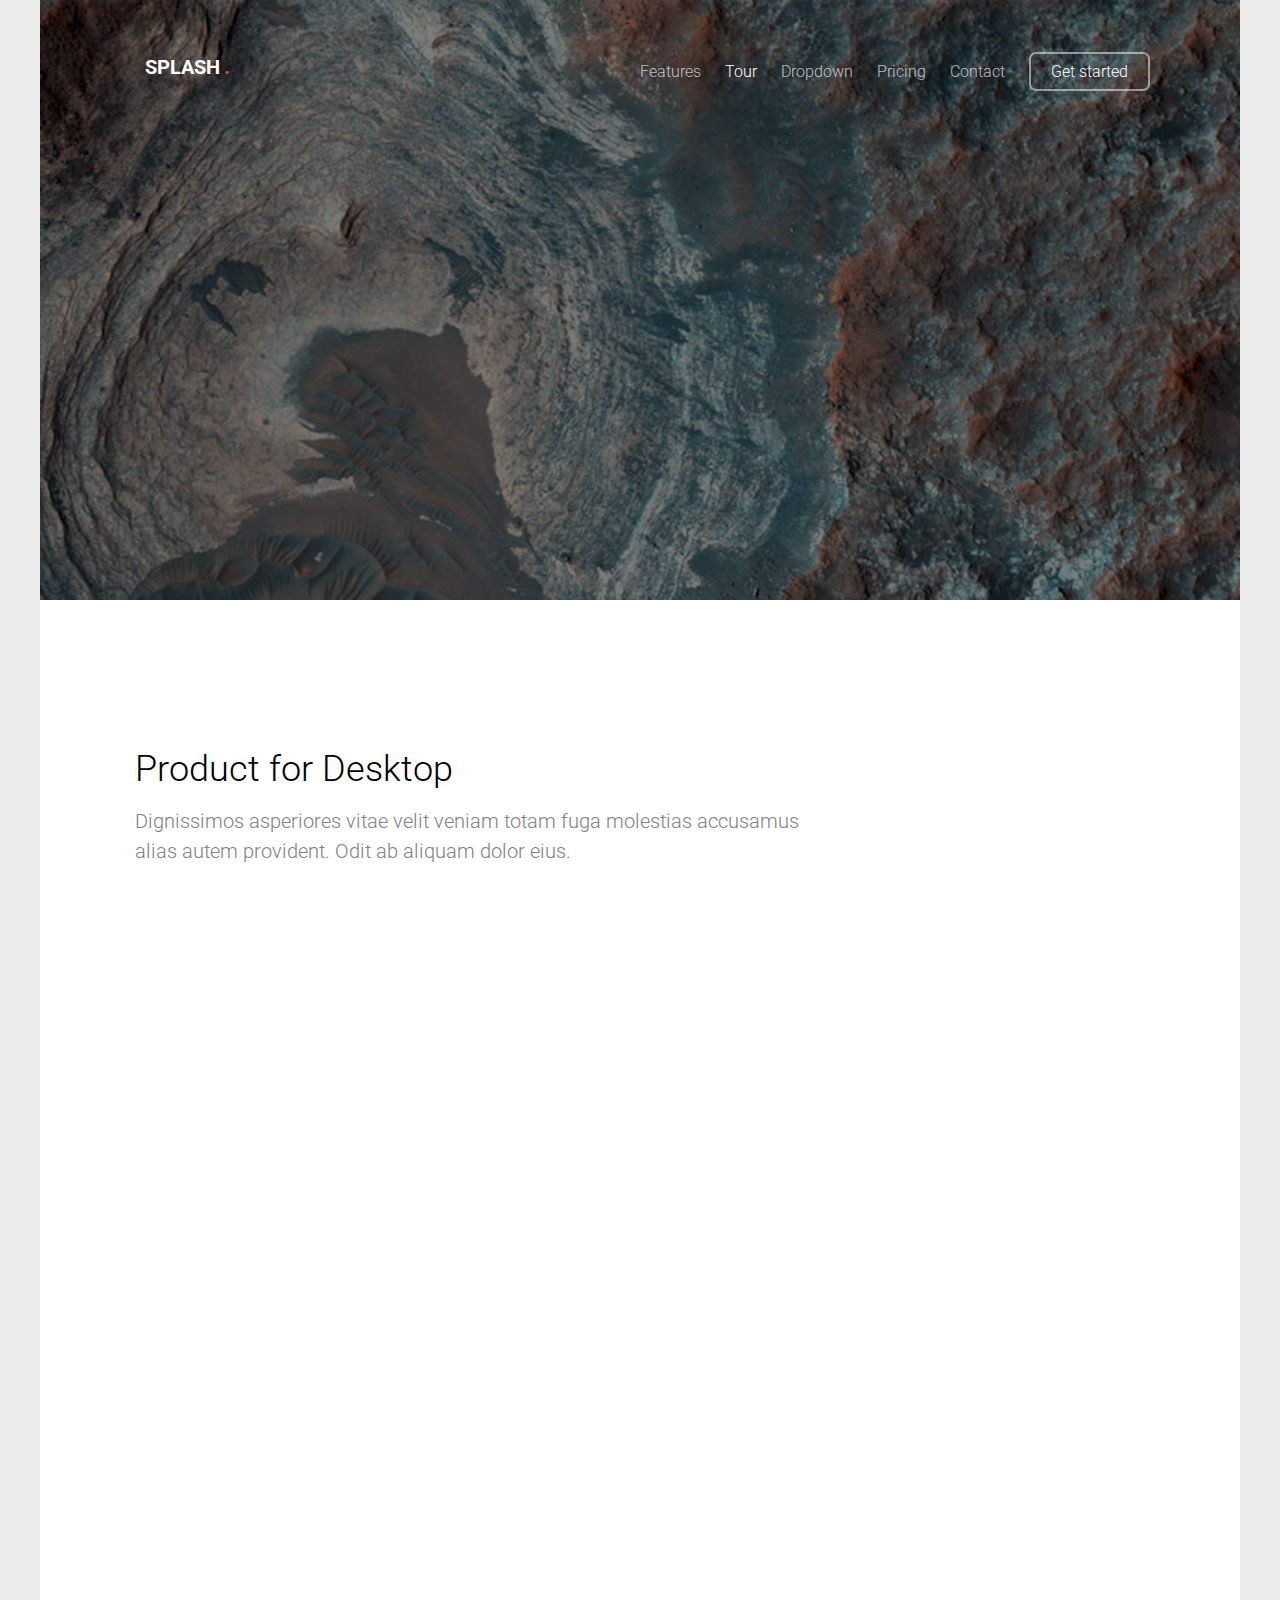
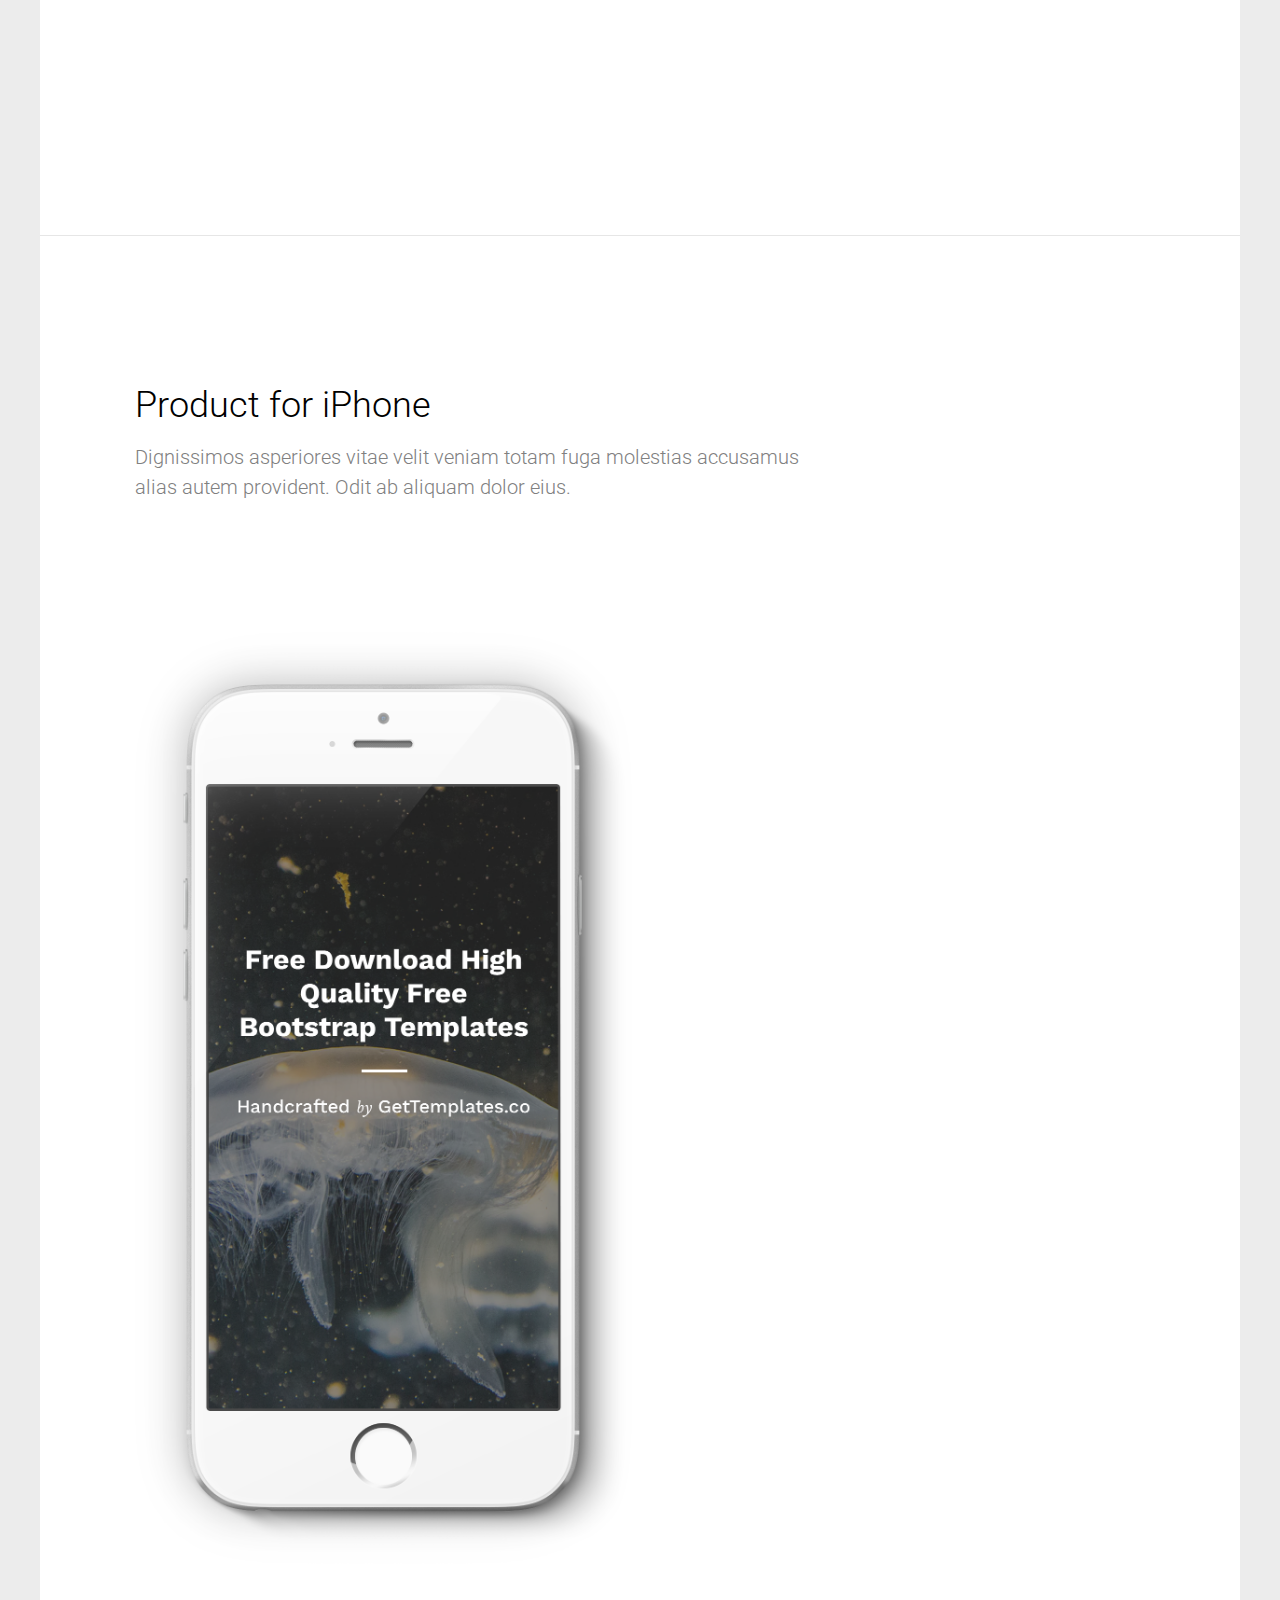
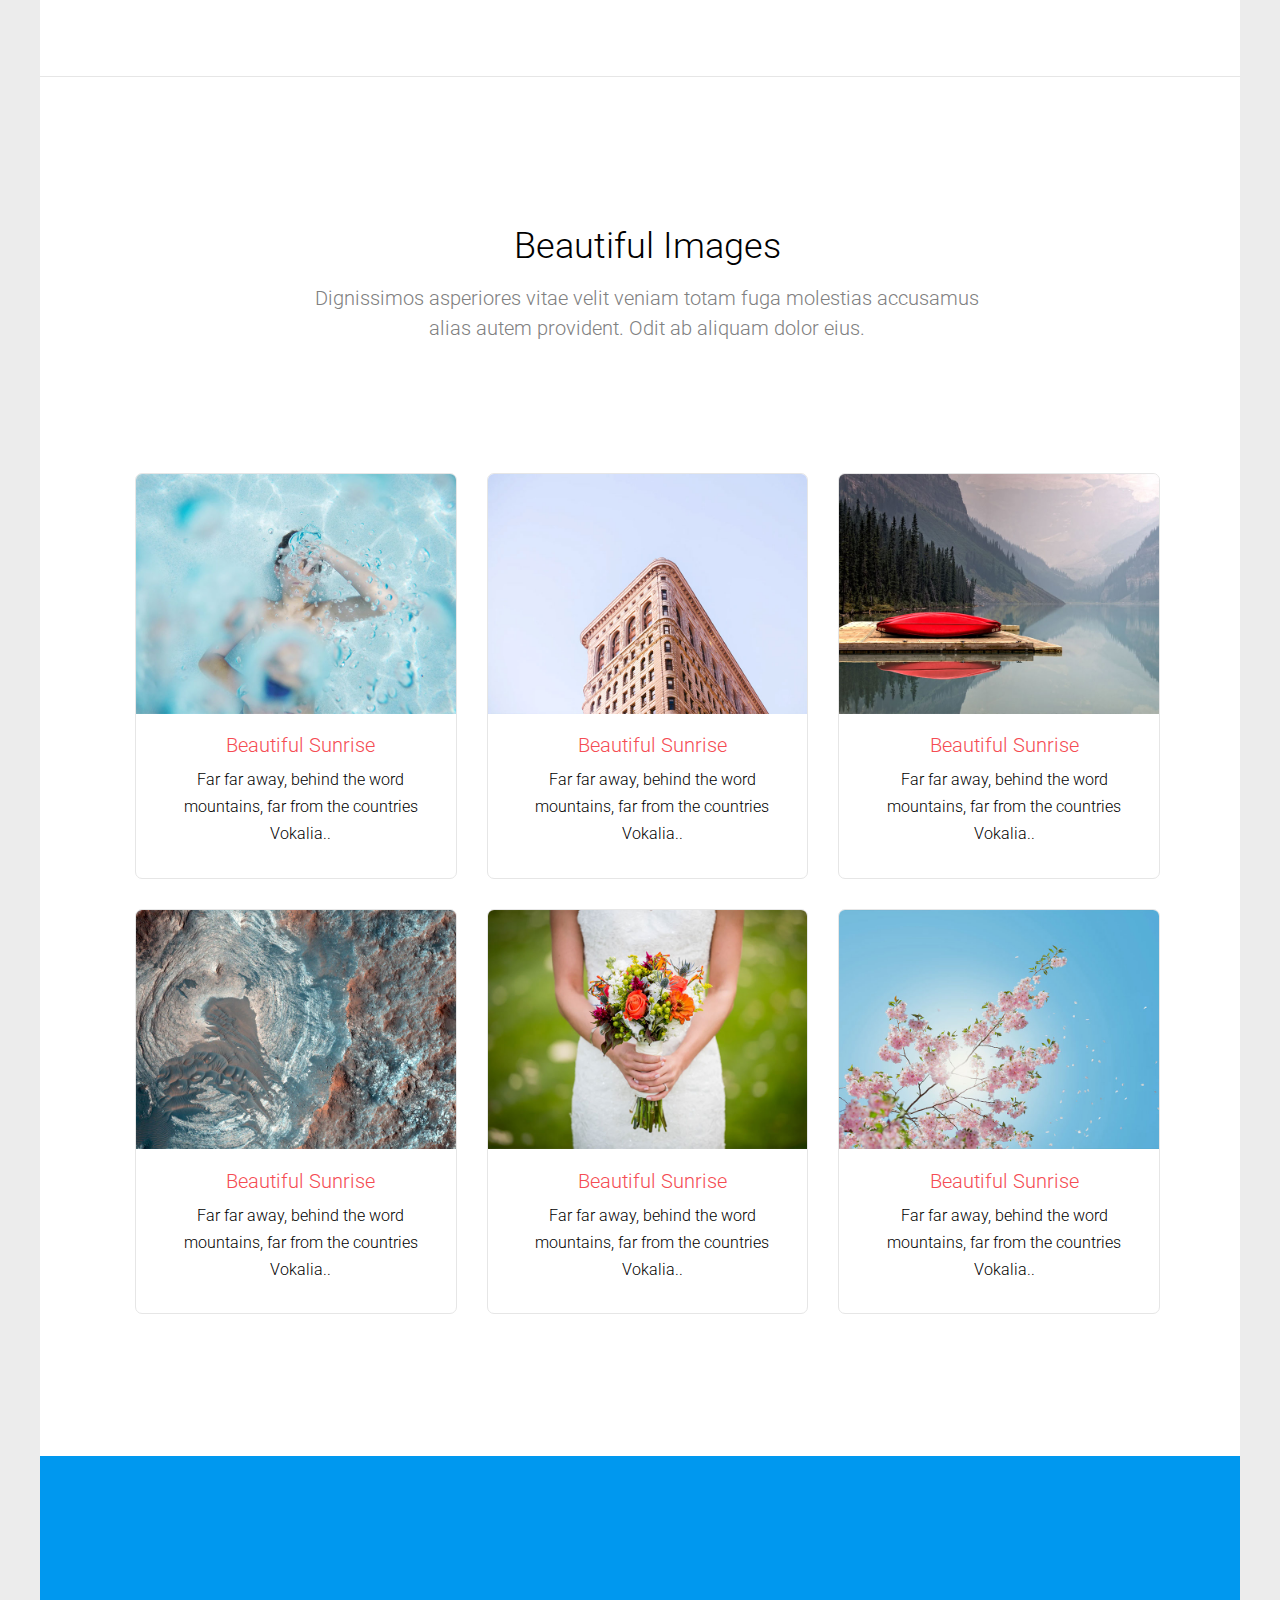
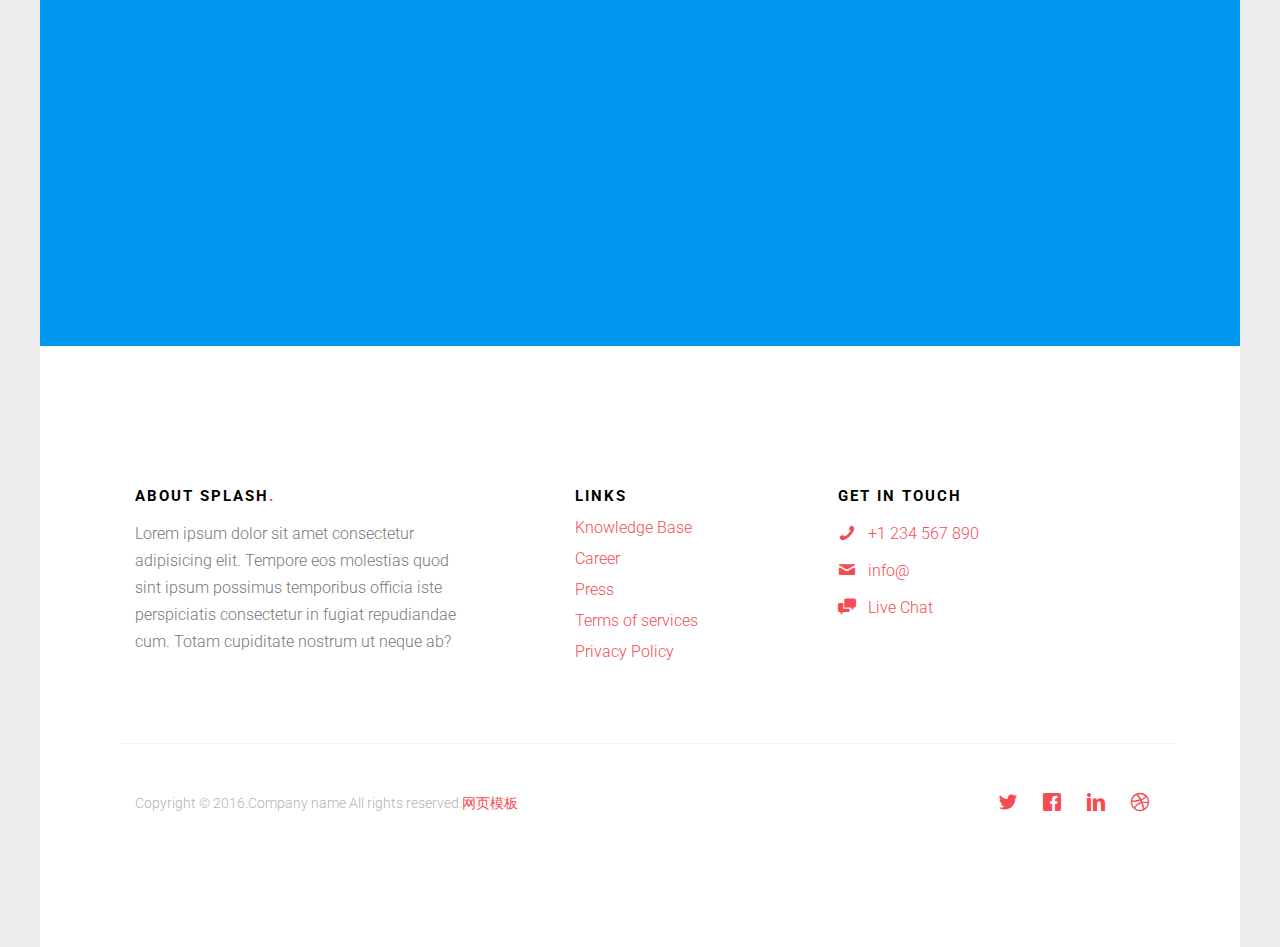
<file: admin1/tour.html>
<!DOCTYPE HTML>
<html>
	<head>
	<meta charset="utf-8">
	<meta http-equiv="X-UA-Compatible" content="IE=edge">
	<title></title>
	<meta name="viewport" content="width=device-width, initial-scale=1">
	<meta name="description" content="" />
	<meta name="keywords" content="" />
	<meta name="author" content="" />
  	<!-- Facebook and Twitter integration -->
	<meta property="og:title" content=""/>
	<meta property="og:image" content=""/>
	<meta property="og:url" content=""/>
	<meta property="og:site_name" content=""/>
	<meta property="og:description" content=""/>
	<meta name="twitter:title" content="" />
	<meta name="twitter:image" content="" />
	<meta name="twitter:url" content="" />
	<meta name="twitter:card" content="" />

	<link href="https://fonts.googleapis.com/css?family=Roboto:300,400,700" rel="stylesheet">
	
	<!-- Animate.css -->
	<link rel="stylesheet" href="css/animate.css">
	<!-- Icomoon Icon Fonts-->
	<link rel="stylesheet" href="css/icomoon.css">
	<!-- Themify Icons-->
	<link rel="stylesheet" href="css/themify-icons.css">
	<!-- Bootstrap  -->
	<link rel="stylesheet" href="css/bootstrap.css">

	<!-- Magnific Popup -->
	<link rel="stylesheet" href="css/magnific-popup.css">

	<!-- Owl Carousel  -->
	<link rel="stylesheet" href="css/owl.carousel.min.css">
	<link rel="stylesheet" href="css/owl.theme.default.min.css">

	<!-- Theme style  -->
	<link rel="stylesheet" href="css/style.css">

	<!-- Modernizr JS -->
	<script src="js/modernizr-2.6.2.min.js"></script>
	<!-- FOR IE9 below -->
	<!--[if lt IE 9]>
	<script src="js/respond.min.js"></script>
	<![endif]-->

	</head>
	<body>
		
	<div class="gtco-loader"></div>
	
	<div id="page">

	
	<div class="page-inner">
	<nav class="gtco-nav" role="navigation">
		<div class="gtco-container">
			
			<div class="row">
				<div class="col-sm-4 col-xs-12">
					<div id="gtco-logo"><a href="index.html">Splash <em>.</em></a></div>
				</div>
				<div class="col-xs-8 text-right menu-1">
					<ul>
						<li><a href="features.html">Features</a></li>
						<li class="active"><a href="tour.html">Tour</a></li>
						<li class="has-dropdown">
							<a href="#">Dropdown</a>
							<ul class="dropdown">
								<li><a href="#">Web Design</a></li>
								<li><a href="#">eCommerce</a></li>
								<li><a href="#">Branding</a></li>
								<li><a href="#">API</a></li>
							</ul>
						</li>
						<li><a href="pricing.html">Pricing</a></li>
						<li><a href="contact.html">Contact</a></li>
						<li class="btn-cta"><a href="#"><span>Get started</span></a></li>
					</ul>
				</div>
			</div>
			
		</div>
	</nav>
	
	<header id="gtco-header" class="gtco-cover gtco-cover-sm" role="banner" style="background-image: url(images/img_1.jpg)">
		<div class="overlay"></div>
		<div class="gtco-container">
			<div class="row">
				<div class="col-md-12 col-md-offset-0 text-left">
					

					<div class="row row-mt-15em">

						<div class="col-md-7 mt-text animate-box" data-animate-effect="fadeInUp">
							<span class="intro-text-small">Explore The</span>
							<h1>Posibility of Our Products</h1>	
						</div>
						
					</div>
							
					
				</div>
			</div>
		</div>
	</header>
	
	
	
	<div class="gtco-section border-bottom">
		<div class="gtco-container">
			<div class="row">
				<div class="col-md-8 text-left gtco-heading">
					<h2>Product for Desktop</h2>
					<p>Dignissimos asperiores vitae velit veniam totam fuga molestias accusamus alias autem provident. Odit ab aliquam dolor eius.</p>
				</div>
			</div>
			<div class="row">
				<div class="col-md-5">
					<div class="feature-left animate-box" data-animate-effect="fadeInLeft">
						<span class="icon">
							<i class="icon-check"></i>
						</span>
						<div class="feature-copy">
							<h3>Retina Ready</h3>
							<p>Facilis ipsum reprehenderit nemo molestias. Aut cum mollitia reprehenderit.</p>
						</div>
					</div>

					<div class="feature-left animate-box" data-animate-effect="fadeInLeft">
						<span class="icon">
							<i class="icon-check"></i>
						</span>
						<div class="feature-copy">
							<h3>Fully Responsive</h3>
							<p>Facilis ipsum reprehenderit nemo molestias. Aut cum mollitia reprehenderit.</p>
						</div>
					</div>

					<div class="feature-left animate-box" data-animate-effect="fadeInLeft">
						<span class="icon">
							<i class="icon-check"></i>
						</span>
						<div class="feature-copy">
							<h3>Ready To Use</h3>
							<p>Facilis ipsum reprehenderit nemo molestias. Aut cum mollitia reprehenderit.</p>
						</div>
					</div>

					<div class="feature-left animate-box" data-animate-effect="fadeInLeft">
						<span class="icon">
							<i class="icon-check"></i>
						</span>
						<div class="feature-copy">
							<h3>Download Files</h3>
							<p>Facilis ipsum reprehenderit nemo molestias. Aut cum mollitia reprehenderit.</p>
						</div>
					</div>

				</div>
				<div class="col-md-7 macbook-wrap animate-box" data-animate-effect="fadeInRight">
					<img src="images/macbook.png" alt="Free HTML5 Bootstrap Template">
				</div>
			</div>
		</div>
	</div>

	<div class="gtco-section border-bottom">
		<div class="gtco-container">
			
			<div class="row">
				<div class="col-md-8 text-left gtco-heading">
					<h2>Product for iPhone</h2>
					<p>Dignissimos asperiores vitae velit veniam totam fuga molestias accusamus alias autem provident. Odit ab aliquam dolor eius.</p>
				</div>
			</div>

			<div class="row">
				<div class="col-md-6">
					<img src="images/iphone.png" class="img-responsive" alt="Free HTML5 Bootstrap Template">
				</div>
				<div class="col-md-6 mt-sm">
					<div class="feature-left animate-box" data-animate-effect="fadeInLeft">
						<span class="icon">
							<i class="ti-layers-alt"></i>
						</span>
						<div class="feature-copy">
							<h3>Retina Ready</h3>
							<p>Facilis ipsum reprehenderit nemo molestias. Aut cum mollitia reprehenderit.</p>
						</div>
					</div>

					<div class="feature-left animate-box" data-animate-effect="fadeInLeft">
						<span class="icon">
							<i class="ti-key"></i>
						</span>
						<div class="feature-copy">
							<h3>Fully Responsive</h3>
							<p>Facilis ipsum reprehenderit nemo molestias. Aut cum mollitia reprehenderit.</p>
						</div>
					</div>

					<div class="feature-left animate-box" data-animate-effect="fadeInLeft">
						<span class="icon">
							<i class="ti-image"></i>
						</span>
						<div class="feature-copy">
							<h3>Ready To Use</h3>
							<p>Facilis ipsum reprehenderit nemo molestias. Aut cum mollitia reprehenderit.</p>
						</div>
					</div>

					<div class="feature-left animate-box" data-animate-effect="fadeInLeft">
						<span class="icon">
							<i class="ti-heart"></i>
						</span>
						<div class="feature-copy">
							<h3>Download Files</h3>
							<p>Facilis ipsum reprehenderit nemo molestias. Aut cum mollitia reprehenderit.</p>
						</div>
					</div>

					<div class="feature-left animate-box" data-animate-effect="fadeInLeft">
						<span class="icon">
							<i class="ti-infinite"></i>
						</span>
						<div class="feature-copy">
							<h3>Download Files</h3>
							<p>Facilis ipsum reprehenderit nemo molestias. Aut cum mollitia reprehenderit.</p>
						</div>
					</div>

					<div class="feature-left animate-box" data-animate-effect="fadeInLeft">
						<span class="icon">
							<i class="ti-credit-card"></i>
						</span>
						<div class="feature-copy">
							<h3>Download Files</h3>
							<p>Facilis ipsum reprehenderit nemo molestias. Aut cum mollitia reprehenderit.</p>
						</div>
					</div>

				</div>
			</div>
		</div>
	</div>

	<div class="gtco-section">
		<div class="gtco-container">
			<div class="row">
				<div class="col-md-8 col-md-offset-2 text-center gtco-heading">
					<h2>Beautiful Images</h2>
					<p>Dignissimos asperiores vitae velit veniam totam fuga molestias accusamus alias autem provident. Odit ab aliquam dolor eius.</p>
				</div>
			</div>
			<div class="row">
				<div class="col-lg-4 col-md-4 col-sm-6">
					<a href="images/img_2.jpg" class="fh5co-project-item image-popup">
						<figure>
							<div class="overlay"><i class="ti-plus"></i></div>
							<img src="images/img_2.jpg" alt="Image" class="img-responsive">
						</figure>
						<div class="fh5co-text">
							<h2>Beautiful Sunrise</h2>
							<p>Far far away, behind the word mountains, far from the countries Vokalia..</p>
						</div>
					</a>
				</div>
				<div class="col-lg-4 col-md-4 col-sm-6">
					<a href="images/img_3.jpg" class="fh5co-project-item image-popup">
						<figure>
							<div class="overlay"><i class="ti-plus"></i></div>
							<img src="images/img_3.jpg" alt="Image" class="img-responsive">
						</figure>
						<div class="fh5co-text">
							<h2>Beautiful Sunrise</h2>
							<p>Far far away, behind the word mountains, far from the countries Vokalia..</p>
						</div>
					</a>
				</div>
				<div class="col-lg-4 col-md-4 col-sm-6">
					<a href="images/img_4.jpg" class="fh5co-project-item image-popup">
						<figure>
							<div class="overlay"><i class="ti-plus"></i></div>
							<img src="images/img_4.jpg" alt="Image" class="img-responsive">
						</figure>
						<div class="fh5co-text">
							<h2>Beautiful Sunrise</h2>
							<p>Far far away, behind the word mountains, far from the countries Vokalia..</p>
						</div>
					</a>
				</div>

				<div class="col-lg-4 col-md-4 col-sm-6">
					<a href="images/img_1.jpg" class="fh5co-project-item image-popup">
						<figure>
							<div class="overlay"><i class="ti-plus"></i></div>
							<img src="images/img_1.jpg" alt="Image" class="img-responsive">
						</figure>
						<div class="fh5co-text">
							<h2>Beautiful Sunrise</h2>
							<p>Far far away, behind the word mountains, far from the countries Vokalia..</p>
						</div>
					</a>
				</div>
				<div class="col-lg-4 col-md-4 col-sm-6">
					<a href="images/img_5.jpg" class="fh5co-project-item image-popup">
						<figure>
							<div class="overlay"><i class="ti-plus"></i></div>
							<img src="images/img_5.jpg" alt="Image" class="img-responsive">
						</figure>
						<div class="fh5co-text">
							<h2>Beautiful Sunrise</h2>
							<p>Far far away, behind the word mountains, far from the countries Vokalia..</p>
						</div>
					</a>
				</div>
				<div class="col-lg-4 col-md-4 col-sm-6">
					<a href="images/img_6.jpg" class="fh5co-project-item image-popup">
						<figure>
							<div class="overlay"><i class="ti-plus"></i></div>
							<img src="images/img_6.jpg" alt="Image" class="img-responsive">
						</figure>
						<div class="fh5co-text">
							<h2>Beautiful Sunrise</h2>
							<p>Far far away, behind the word mountains, far from the countries Vokalia..</p>
						</div>
					</a>
				</div>

			</div>
		</div>
	</div>

	<div id="gtco-subscribe">
		<div class="gtco-container">
			<div class="row animate-box">
				<div class="col-md-8 col-md-offset-2 text-center gtco-heading">
					<h2>Subscribe</h2>
					<p>Be the first to know about the new templates.</p>
				</div>
			</div>
			<div class="row animate-box">
				<div class="col-md-8 col-md-offset-2">
					<form class="form-inline">
						<div class="col-md-6 col-sm-6">
							<div class="form-group">
								<label for="email" class="sr-only">Email</label>
								<input type="email" class="form-control" id="email" placeholder="Your Email">
							</div>
						</div>
						<div class="col-md-6 col-sm-6">
							<button type="submit" class="btn btn-default btn-block">Subscribe</button>
						</div>
					</form>
				</div>
			</div>
		</div>
	</div>

	<footer id="gtco-footer" role="contentinfo">
		<div class="gtco-container">
			<div class="row row-p	b-md">

				<div class="col-md-4">
					<div class="gtco-widget">
						<h3>About <span class="footer-logo">Splash<span>.<span></span></h3>
						<p>Lorem ipsum dolor sit amet consectetur adipisicing elit. Tempore eos molestias quod sint ipsum possimus temporibus officia iste perspiciatis consectetur in fugiat repudiandae cum. Totam cupiditate nostrum ut neque ab?</p>
					</div>
				</div>

				<div class="col-md-4 col-md-push-1">
					<div class="gtco-widget">
						<h3>Links</h3>
						<ul class="gtco-footer-links">
							<li><a href="#">Knowledge Base</a></li>
							<li><a href="#">Career</a></li>
							<li><a href="#">Press</a></li>
							<li><a href="#">Terms of services</a></li>
							<li><a href="#">Privacy Policy</a></li>
						</ul>
					</div>
				</div>

				<div class="col-md-4">
					<div class="gtco-widget">
						<h3>Get In Touch</h3>
						<ul class="gtco-quick-contact">
							<li><a href="#"><i class="icon-phone"></i> +1 234 567 890</a></li>
							<li><a href="#"><i class="icon-mail2"></i> info@</a></li>
							<li><a href="#"><i class="icon-chat"></i> Live Chat</a></li>
						</ul>
					</div>
				</div>

			</div>

			<div class="row copyright">
				<div class="col-md-12">
					<p class="pull-left">
						<small class="block">Copyright &copy; 2016.Company name All rights reserved.<a target="_blank" href="http://sc.chinaz.com/moban/">&#x7F51;&#x9875;&#x6A21;&#x677F;</a></small> 
					</p>
					<p class="pull-right">
						<ul class="gtco-social-icons pull-right">
							<li><a href="#"><i class="icon-twitter"></i></a></li>
							<li><a href="#"><i class="icon-facebook"></i></a></li>
							<li><a href="#"><i class="icon-linkedin"></i></a></li>
							<li><a href="#"><i class="icon-dribbble"></i></a></li>
						</ul>
					</p>
				</div>
			</div>

		</div>
	</footer>
	</div>

	</div>

	<div class="gototop js-top">
		<a href="#" class="js-gotop"><i class="icon-arrow-up"></i></a>
	</div>
	
	<!-- jQuery -->
	<script src="js/jquery.min.js"></script>
	<!-- jQuery Easing -->
	<script src="js/jquery.easing.1.3.js"></script>
	<!-- Bootstrap -->
	<script src="js/bootstrap.min.js"></script>
	<!-- Waypoints -->
	<script src="js/jquery.waypoints.min.js"></script>
	<!-- Carousel -->
	<script src="js/owl.carousel.min.js"></script>
	<!-- countTo -->
	<script src="js/jquery.countTo.js"></script>
	<!-- Magnific Popup -->
	<script src="js/jquery.magnific-popup.min.js"></script>
	<script src="js/magnific-popup-options.js"></script>
	<!-- Main -->
	<script src="js/main.js"></script>

	</body>
</html>
</file>
<file: css/main.css>
body{
	background-color: #E5E5E5;
}
.body{
	width:90%;
	margin: 30px auto;
}
.header p{
	font-size: 12px;
}
.mainbody{
	border: 1px solid #D6D6D6;
}
form{
	width: 90%;
	margin: 20px auto;
}
form label{
	margin-top: 10px;
	color: #666666;
	font-size: 18px;
	display: inline-block;
}
.mainbody{
	border-radius: 10px;
	background-image: url(../images/div.png);
	background-repeat: repeat;
}
.import{
	width: 100%;
	height: 60px;
	line-height: 60px;
	background-color: #D3D3D3;
	margin: 0 auto;
	text-align: center;
	border-radius: 6px;
	box-shadow:  0 -1px 0 #898989;
	margin: 5px 0px;
	padding-right: 10px;
}
.choose,.choose2,.choose3{
	height: 40px;
	width: 90%;
	border: none;
	background-color:#D3D3D3 ;
}
.import select{
	color: #A4A4A4;
}
.import span{
	float: right;
	margin: 0 auto;
	width: 5%;
	height: 40px;
	line-height: 60px;
	text-align: left;
}
.submit{
	width: 100%;
	height:50px;
    background: -webkit-linear-gradient(white, #DDDDDD); /* Safari 5.1 - 6.0 */
    background: -o-linear-gradient(white, #DDDDDD); /* Opera 11.1 - 12.0 */
    background: -moz-linear-gradient(white, #DDDDDD); /* Firefox 3.6 - 15 */
    background: linear-gradient(white, #DDDDDD); /* 标准的语法（必须放在最后） */
    margin-top: 20px;
    margin-bottom: 20px;
}
.footer{
	width: 100%;
	height: 30px;
	background: url(../images/shadow.png);
    background-repeat: no-repeat;
    background-position: center;
    background-size: cover;
	margin: 0 auto;
}
</file>
<file: admin/css/main.css>
.formlist .tianxie{
    width: 300px;
    height: 50px;
    padding: 0px 10px;
    border: none;
    border-radius: 4px;
    margin: 10px 0px;
    text-align: center;
}
.formlist .submit{
    width: 300px;
    height: 50px;
    margin: 10px;
    border-radius: 4px;
    border: none;
    background-color: #ffffff;
    cursor: pointer;
    color: #666;
}
</file>
<file: admin1/css/icomoon.css>
@font-face {
  font-family: 'icomoon';
  src:  url('../fonts/icomoon/icomoon.eot?6iuir');
  src:  url('../fonts/icomoon/icomoon.eot?6iuir#iefix') format('embedded-opentype'),
    url('../fonts/icomoon/icomoon.ttf?6iuir') format('truetype'),
    url('../fonts/icomoon/icomoon.woff?6iuir') format('woff'),
    url('../fonts/icomoon/icomoon.svg?6iuir#icomoon') format('svg');
  font-weight: normal;
  font-style: normal;
}

[class^="icon-"], [class*=" icon-"] {
  /* use !important to prevent issues with browser extensions that change fonts */
  font-family: 'icomoon' !important;
  speak: none;
  font-style: normal;
  font-weight: normal;
  font-variant: normal;
  text-transform: none;
  line-height: 1;

  /* Better Font Rendering =========== */
  -webkit-font-smoothing: antialiased;
  -moz-osx-font-smoothing: grayscale;
}

.icon-eye:before {
  content: "\e000";
}
.icon-paper-clip:before {
  content: "\e001";
}
.icon-mail:before {
  content: "\e002";
}
.icon-toggle:before {
  content: "\e003";
}
.icon-layout:before {
  content: "\e004";
}
.icon-link:before {
  content: "\e005";
}
.icon-bell:before {
  content: "\e006";
}
.icon-lock:before {
  content: "\e007";
}
.icon-unlock:before {
  content: "\e008";
}
.icon-ribbon:before {
  content: "\e009";
}
.icon-image:before {
  content: "\e010";
}
.icon-signal:before {
  content: "\e011";
}
.icon-target:before {
  content: "\e012";
}
.icon-clipboard:before {
  content: "\e013";
}
.icon-clock:before {
  content: "\e014";
}
.icon-watch:before {
  content: "\e015";
}
.icon-air-play:before {
  content: "\e016";
}
.icon-camera:before {
  content: "\e017";
}
.icon-video:before {
  content: "\e018";
}
.icon-disc:before {
  content: "\e019";
}
.icon-printer:before {
  content: "\e020";
}
.icon-monitor:before {
  content: "\e021";
}
.icon-server:before {
  content: "\e022";
}
.icon-cog:before {
  content: "\e023";
}
.icon-heart:before {
  content: "\e024";
}
.icon-paragraph:before {
  content: "\e025";
}
.icon-align-justify:before {
  content: "\e026";
}
.icon-align-left:before {
  content: "\e027";
}
.icon-align-center:before {
  content: "\e028";
}
.icon-align-right:before {
  content: "\e029";
}
.icon-book:before {
  content: "\e030";
}
.icon-layers:before {
  content: "\e031";
}
.icon-stack:before {
  content: "\e032";
}
.icon-stack-2:before {
  content: "\e033";
}
.icon-paper:before {
  content: "\e034";
}
.icon-paper-stack:before {
  content: "\e035";
}
.icon-search:before {
  content: "\e036";
}
.icon-zoom-in:before {
  content: "\e037";
}
.icon-zoom-out:before {
  content: "\e038";
}
.icon-reply:before {
  content: "\e039";
}
.icon-circle-plus:before {
  content: "\e040";
}
.icon-circle-minus:before {
  content: "\e041";
}
.icon-circle-check:before {
  content: "\e042";
}
.icon-circle-cross:before {
  content: "\e043";
}
.icon-square-plus:before {
  content: "\e044";
}
.icon-square-minus:before {
  content: "\e045";
}
.icon-square-check:before {
  content: "\e046";
}
.icon-square-cross:before {
  content: "\e047";
}
.icon-microphone:before {
  content: "\e048";
}
.icon-record:before {
  content: "\e049";
}
.icon-skip-back:before {
  content: "\e050";
}
.icon-rewind:before {
  content: "\e051";
}
.icon-play:before {
  content: "\e052";
}
.icon-pause:before {
  content: "\e053";
}
.icon-stop:before {
  content: "\e054";
}
.icon-fast-forward:before {
  content: "\e055";
}
.icon-skip-forward:before {
  content: "\e056";
}
.icon-shuffle:before {
  content: "\e057";
}
.icon-repeat:before {
  content: "\e058";
}
.icon-folder:before {
  content: "\e059";
}
.icon-umbrella:before {
  content: "\e060";
}
.icon-moon:before {
  content: "\e061";
}
.icon-thermometer:before {
  content: "\e062";
}
.icon-drop:before {
  content: "\e063";
}
.icon-sun:before {
  content: "\e064";
}
.icon-cloud:before {
  content: "\e065";
}
.icon-cloud-upload:before {
  content: "\e066";
}
.icon-cloud-download:before {
  content: "\e067";
}
.icon-upload:before {
  content: "\e068";
}
.icon-download:before {
  content: "\e069";
}
.icon-location:before {
  content: "\e070";
}
.icon-location-2:before {
  content: "\e071";
}
.icon-map:before {
  content: "\e072";
}
.icon-battery:before {
  content: "\e073";
}
.icon-head:before {
  content: "\e074";
}
.icon-briefcase:before {
  content: "\e075";
}
.icon-speech-bubble:before {
  content: "\e076";
}
.icon-anchor:before {
  content: "\e077";
}
.icon-globe:before {
  content: "\e078";
}
.icon-box:before {
  content: "\e079";
}
.icon-reload:before {
  content: "\e080";
}
.icon-share:before {
  content: "\e081";
}
.icon-marquee:before {
  content: "\e082";
}
.icon-marquee-plus:before {
  content: "\e083";
}
.icon-marquee-minus:before {
  content: "\e084";
}
.icon-tag:before {
  content: "\e085";
}
.icon-power:before {
  content: "\e086";
}
.icon-command:before {
  content: "\e087";
}
.icon-alt:before {
  content: "\e088";
}
.icon-esc:before {
  content: "\e089";
}
.icon-bar-graph:before {
  content: "\e090";
}
.icon-bar-graph-2:before {
  content: "\e091";
}
.icon-pie-graph:before {
  content: "\e092";
}
.icon-star:before {
  content: "\e093";
}
.icon-arrow-left:before {
  content: "\e094";
}
.icon-arrow-right:before {
  content: "\e095";
}
.icon-arrow-up:before {
  content: "\e096";
}
.icon-arrow-down:before {
  content: "\e097";
}
.icon-volume:before {
  content: "\e098";
}
.icon-mute:before {
  content: "\e099";
}
.icon-content-right:before {
  content: "\e100";
}
.icon-content-left:before {
  content: "\e101";
}
.icon-grid:before {
  content: "\e102";
}
.icon-grid-2:before {
  content: "\e103";
}
.icon-columns:before {
  content: "\e104";
}
.icon-loader:before {
  content: "\e105";
}
.icon-bag:before {
  content: "\e106";
}
.icon-ban:before {
  content: "\e107";
}
.icon-flag:before {
  content: "\e108";
}
.icon-trash:before {
  content: "\e109";
}
.icon-expand:before {
  content: "\e110";
}
.icon-contract:before {
  content: "\e111";
}
.icon-maximize:before {
  content: "\e112";
}
.icon-minimize:before {
  content: "\e113";
}
.icon-plus:before {
  content: "\e114";
}
.icon-minus:before {
  content: "\e115";
}
.icon-check:before {
  content: "\e116";
}
.icon-cross:before {
  content: "\e117";
}
.icon-move:before {
  content: "\e118";
}
.icon-delete:before {
  content: "\e119";
}
.icon-menu:before {
  content: "\e120";
}
.icon-archive:before {
  content: "\e121";
}
.icon-inbox:before {
  content: "\e122";
}
.icon-outbox:before {
  content: "\e123";
}
.icon-file:before {
  content: "\e124";
}
.icon-file-add:before {
  content: "\e125";
}
.icon-file-subtract:before {
  content: "\e126";
}
.icon-help:before {
  content: "\e127";
}
.icon-open:before {
  content: "\e128";
}
.icon-ellipsis:before {
  content: "\e129";
}
.icon-add-to-list:before {
  content: "\e900";
}
.icon-classic-computer:before {
  content: "\e901";
}
.icon-controller-fast-backward:before {
  content: "\e902";
}
.icon-creative-commons-attribution:before {
  content: "\e903";
}
.icon-creative-commons-noderivs:before {
  content: "\e904";
}
.icon-creative-commons-noncommercial-eu:before {
  content: "\e905";
}
.icon-creative-commons-noncommercial-us:before {
  content: "\e906";
}
.icon-creative-commons-public-domain:before {
  content: "\e907";
}
.icon-creative-commons-remix:before {
  content: "\e908";
}
.icon-creative-commons-share:before {
  content: "\e909";
}
.icon-creative-commons-sharealike:before {
  content: "\e90a";
}
.icon-creative-commons:before {
  content: "\e90b";
}
.icon-document-landscape:before {
  content: "\e90c";
}
.icon-remove-user:before {
  content: "\e90d";
}
.icon-warning:before {
  content: "\e90e";
}
.icon-arrow-bold-down:before {
  content: "\e90f";
}
.icon-arrow-bold-left:before {
  content: "\e910";
}
.icon-arrow-bold-right:before {
  content: "\e911";
}
.icon-arrow-bold-up:before {
  content: "\e912";
}
.icon-arrow-down2:before {
  content: "\e913";
}
.icon-arrow-left2:before {
  content: "\e914";
}
.icon-arrow-long-down:before {
  content: "\e915";
}
.icon-arrow-long-left:before {
  content: "\e916";
}
.icon-arrow-long-right:before {
  content: "\e917";
}
.icon-arrow-long-up:before {
  content: "\e918";
}
.icon-arrow-right2:before {
  content: "\e919";
}
.icon-arrow-up2:before {
  content: "\e91a";
}
.icon-arrow-with-circle-down:before {
  content: "\e91b";
}
.icon-arrow-with-circle-left:before {
  content: "\e91c";
}
.icon-arrow-with-circle-right:before {
  content: "\e91d";
}
.icon-arrow-with-circle-up:before {
  content: "\e91e";
}
.icon-bookmark:before {
  content: "\e91f";
}
.icon-bookmarks:before {
  content: "\e920";
}
.icon-chevron-down:before {
  content: "\e921";
}
.icon-chevron-left:before {
  content: "\e922";
}
.icon-chevron-right:before {
  content: "\e923";
}
.icon-chevron-small-down:before {
  content: "\e924";
}
.icon-chevron-small-left:before {
  content: "\e925";
}
.icon-chevron-small-right:before {
  content: "\e926";
}
.icon-chevron-small-up:before {
  content: "\e927";
}
.icon-chevron-thin-down:before {
  content: "\e928";
}
.icon-chevron-thin-left:before {
  content: "\e929";
}
.icon-chevron-thin-right:before {
  content: "\e92a";
}
.icon-chevron-thin-up:before {
  content: "\e92b";
}
.icon-chevron-up:before {
  content: "\e92c";
}
.icon-chevron-with-circle-down:before {
  content: "\e92d";
}
.icon-chevron-with-circle-left:before {
  content: "\e92e";
}
.icon-chevron-with-circle-right:before {
  content: "\e92f";
}
.icon-chevron-with-circle-up:before {
  content: "\e930";
}
.icon-cloud2:before {
  content: "\e931";
}
.icon-controller-fast-forward:before {
  content: "\e932";
}
.icon-controller-jump-to-start:before {
  content: "\e933";
}
.icon-controller-next:before {
  content: "\e934";
}
.icon-controller-paus:before {
  content: "\e935";
}
.icon-controller-play:before {
  content: "\e936";
}
.icon-controller-record:before {
  content: "\e937";
}
.icon-controller-stop:before {
  content: "\e938";
}
.icon-controller-volume:before {
  content: "\e939";
}
.icon-dot-single:before {
  content: "\e93a";
}
.icon-dots-three-horizontal:before {
  content: "\e93b";
}
.icon-dots-three-vertical:before {
  content: "\e93c";
}
.icon-dots-two-horizontal:before {
  content: "\e93d";
}
.icon-dots-two-vertical:before {
  content: "\e93e";
}
.icon-download2:before {
  content: "\e93f";
}
.icon-emoji-flirt:before {
  content: "\e940";
}
.icon-flow-branch:before {
  content: "\e941";
}
.icon-flow-cascade:before {
  content: "\e942";
}
.icon-flow-line:before {
  content: "\e943";
}
.icon-flow-parallel:before {
  content: "\e944";
}
.icon-flow-tree:before {
  content: "\e945";
}
.icon-install:before {
  content: "\e946";
}
.icon-layers2:before {
  content: "\e947";
}
.icon-open-book:before {
  content: "\e948";
}
.icon-resize-100:before {
  content: "\e949";
}
.icon-resize-full-screen:before {
  content: "\e94a";
}
.icon-save:before {
  content: "\e94b";
}
.icon-select-arrows:before {
  content: "\e94c";
}
.icon-sound-mute:before {
  content: "\e94d";
}
.icon-sound:before {
  content: "\e94e";
}
.icon-trash2:before {
  content: "\e94f";
}
.icon-triangle-down:before {
  content: "\e950";
}
.icon-triangle-left:before {
  content: "\e951";
}
.icon-triangle-right:before {
  content: "\e952";
}
.icon-triangle-up:before {
  content: "\e953";
}
.icon-uninstall:before {
  content: "\e954";
}
.icon-upload-to-cloud:before {
  content: "\e955";
}
.icon-upload2:before {
  content: "\e956";
}
.icon-add-user:before {
  content: "\e957";
}
.icon-address:before {
  content: "\e958";
}
.icon-adjust:before {
  content: "\e959";
}
.icon-air:before {
  content: "\e95a";
}
.icon-aircraft-landing:before {
  content: "\e95b";
}
.icon-aircraft-take-off:before {
  content: "\e95c";
}
.icon-aircraft:before {
  content: "\e95d";
}
.icon-align-bottom:before {
  content: "\e95e";
}
.icon-align-horizontal-middle:before {
  content: "\e95f";
}
.icon-align-left2:before {
  content: "\e960";
}
.icon-align-right2:before {
  content: "\e961";
}
.icon-align-top:before {
  content: "\e962";
}
.icon-align-vertical-middle:before {
  content: "\e963";
}
.icon-archive2:before {
  content: "\e964";
}
.icon-area-graph:before {
  content: "\e965";
}
.icon-attachment:before {
  content: "\e966";
}
.icon-awareness-ribbon:before {
  content: "\e967";
}
.icon-back-in-time:before {
  content: "\e968";
}
.icon-back:before {
  content: "\e969";
}
.icon-bar-graph2:before {
  content: "\e96a";
}
.icon-battery2:before {
  content: "\e96b";
}
.icon-beamed-note:before {
  content: "\e96c";
}
.icon-bell2:before {
  content: "\e96d";
}
.icon-blackboard:before {
  content: "\e96e";
}
.icon-block:before {
  content: "\e96f";
}
.icon-book2:before {
  content: "\e970";
}
.icon-bowl:before {
  content: "\e971";
}
.icon-box2:before {
  content: "\e972";
}
.icon-briefcase2:before {
  content: "\e973";
}
.icon-browser:before {
  content: "\e974";
}
.icon-brush:before {
  content: "\e975";
}
.icon-bucket:before {
  content: "\e976";
}
.icon-cake:before {
  content: "\e977";
}
.icon-calculator:before {
  content: "\e978";
}
.icon-calendar:before {
  content: "\e979";
}
.icon-camera2:before {
  content: "\e97a";
}
.icon-ccw:before {
  content: "\e97b";
}
.icon-chat:before {
  content: "\e97c";
}
.icon-check2:before {
  content: "\e97d";
}
.icon-circle-with-cross:before {
  content: "\e97e";
}
.icon-circle-with-minus:before {
  content: "\e97f";
}
.icon-circle-with-plus:before {
  content: "\e980";
}
.icon-circle:before {
  content: "\e981";
}
.icon-circular-graph:before {
  content: "\e982";
}
.icon-clapperboard:before {
  content: "\e983";
}
.icon-clipboard2:before {
  content: "\e984";
}
.icon-clock2:before {
  content: "\e985";
}
.icon-code:before {
  content: "\e986";
}
.icon-cog2:before {
  content: "\e987";
}
.icon-colours:before {
  content: "\e988";
}
.icon-compass:before {
  content: "\e989";
}
.icon-copy:before {
  content: "\e98a";
}
.icon-credit-card:before {
  content: "\e98b";
}
.icon-credit:before {
  content: "\e98c";
}
.icon-cross2:before {
  content: "\e98d";
}
.icon-cup:before {
  content: "\e98e";
}
.icon-cw:before {
  content: "\e98f";
}
.icon-cycle:before {
  content: "\e990";
}
.icon-database:before {
  content: "\e991";
}
.icon-dial-pad:before {
  content: "\e992";
}
.icon-direction:before {
  content: "\e993";
}
.icon-document:before {
  content: "\e994";
}
.icon-documents:before {
  content: "\e995";
}
.icon-drink:before {
  content: "\e996";
}
.icon-drive:before {
  content: "\e997";
}
.icon-drop2:before {
  content: "\e998";
}
.icon-edit:before {
  content: "\e999";
}
.icon-email:before {
  content: "\e99a";
}
.icon-emoji-happy:before {
  content: "\e99b";
}
.icon-emoji-neutral:before {
  content: "\e99c";
}
.icon-emoji-sad:before {
  content: "\e99d";
}
.icon-erase:before {
  content: "\e99e";
}
.icon-eraser:before {
  content: "\e99f";
}
.icon-export:before {
  content: "\e9a0";
}
.icon-eye2:before {
  content: "\e9a1";
}
.icon-feather:before {
  content: "\e9a2";
}
.icon-flag2:before {
  content: "\e9a3";
}
.icon-flash:before {
  content: "\e9a4";
}
.icon-flashlight:before {
  content: "\e9a5";
}
.icon-flat-brush:before {
  content: "\e9a6";
}
.icon-folder-images:before {
  content: "\e9a7";
}
.icon-folder-music:before {
  content: "\e9a8";
}
.icon-folder-video:before {
  content: "\e9a9";
}
.icon-folder2:before {
  content: "\e9aa";
}
.icon-forward:before {
  content: "\e9ab";
}
.icon-funnel:before {
  content: "\e9ac";
}
.icon-game-controller:before {
  content: "\e9ad";
}
.icon-gauge:before {
  content: "\e9ae";
}
.icon-globe2:before {
  content: "\e9af";
}
.icon-graduation-cap:before {
  content: "\e9b0";
}
.icon-grid2:before {
  content: "\e9b1";
}
.icon-hair-cross:before {
  content: "\e9b2";
}
.icon-hand:before {
  content: "\e9b3";
}
.icon-heart-outlined:before {
  content: "\e9b4";
}
.icon-heart2:before {
  content: "\e9b5";
}
.icon-help-with-circle:before {
  content: "\e9b6";
}
.icon-help2:before {
  content: "\e9b7";
}
.icon-home:before {
  content: "\e9b8";
}
.icon-hour-glass:before {
  content: "\e9b9";
}
.icon-image-inverted:before {
  content: "\e9ba";
}
.icon-image2:before {
  content: "\e9bb";
}
.icon-images:before {
  content: "\e9bc";
}
.icon-inbox2:before {
  content: "\e9bd";
}
.icon-infinity:before {
  content: "\e9be";
}
.icon-info-with-circle:before {
  content: "\e9bf";
}
.icon-info:before {
  content: "\e9c0";
}
.icon-key:before {
  content: "\e9c1";
}
.icon-keyboard:before {
  content: "\e9c2";
}
.icon-lab-flask:before {
  content: "\e9c3";
}
.icon-landline:before {
  content: "\e9c4";
}
.icon-language:before {
  content: "\e9c5";
}
.icon-laptop:before {
  content: "\e9c6";
}
.icon-leaf:before {
  content: "\e9c7";
}
.icon-level-down:before {
  content: "\e9c8";
}
.icon-level-up:before {
  content: "\e9c9";
}
.icon-lifebuoy:before {
  content: "\e9ca";
}
.icon-light-bulb:before {
  content: "\e9cb";
}
.icon-light-down:before {
  content: "\e9cc";
}
.icon-light-up:before {
  content: "\e9cd";
}
.icon-line-graph:before {
  content: "\e9ce";
}
.icon-link2:before {
  content: "\e9cf";
}
.icon-list:before {
  content: "\e9d0";
}
.icon-location-pin:before {
  content: "\e9d1";
}
.icon-location2:before {
  content: "\e9d2";
}
.icon-lock-open:before {
  content: "\e9d3";
}
.icon-lock2:before {
  content: "\e9d4";
}
.icon-log-out:before {
  content: "\e9d5";
}
.icon-login:before {
  content: "\e9d6";
}
.icon-loop:before {
  content: "\e9d7";
}
.icon-magnet:before {
  content: "\e9d8";
}
.icon-magnifying-glass:before {
  content: "\e9d9";
}
.icon-mail2:before {
  content: "\e9da";
}
.icon-man:before {
  content: "\e9db";
}
.icon-map2:before {
  content: "\e9dc";
}
.icon-mask:before {
  content: "\e9dd";
}
.icon-medal:before {
  content: "\e9de";
}
.icon-megaphone:before {
  content: "\e9df";
}
.icon-menu2:before {
  content: "\e9e0";
}
.icon-message:before {
  content: "\e9e1";
}
.icon-mic:before {
  content: "\e9e2";
}
.icon-minus2:before {
  content: "\e9e3";
}
.icon-mobile:before {
  content: "\e9e4";
}
.icon-modern-mic:before {
  content: "\e9e5";
}
.icon-moon2:before {
  content: "\e9e6";
}
.icon-mouse:before {
  content: "\e9e7";
}
.icon-music:before {
  content: "\e9e8";
}
.icon-network:before {
  content: "\e9e9";
}
.icon-new-message:before {
  content: "\e9ea";
}
.icon-new:before {
  content: "\e9eb";
}
.icon-news:before {
  content: "\e9ec";
}
.icon-note:before {
  content: "\e9ed";
}
.icon-notification:before {
  content: "\e9ee";
}
.icon-old-mobile:before {
  content: "\e9ef";
}
.icon-old-phone:before {
  content: "\e9f0";
}
.icon-palette:before {
  content: "\e9f1";
}
.icon-paper-plane:before {
  content: "\e9f2";
}
.icon-pencil:before {
  content: "\e9f3";
}
.icon-phone:before {
  content: "\e9f4";
}
.icon-pie-chart:before {
  content: "\e9f5";
}
.icon-pin:before {
  content: "\e9f6";
}
.icon-plus2:before {
  content: "\e9f7";
}
.icon-popup:before {
  content: "\e9f8";
}
.icon-power-plug:before {
  content: "\e9f9";
}
.icon-price-ribbon:before {
  content: "\e9fa";
}
.icon-price-tag:before {
  content: "\e9fb";
}
.icon-print:before {
  content: "\e9fc";
}
.icon-progress-empty:before {
  content: "\e9fd";
}
.icon-progress-full:before {
  content: "\e9fe";
}
.icon-progress-one:before {
  content: "\e9ff";
}
.icon-progress-two:before {
  content: "\ea00";
}
.icon-publish:before {
  content: "\ea01";
}
.icon-quote:before {
  content: "\ea02";
}
.icon-radio:before {
  content: "\ea03";
}
.icon-reply-all:before {
  content: "\ea04";
}
.icon-reply2:before {
  content: "\ea05";
}
.icon-retweet:before {
  content: "\ea06";
}
.icon-rocket:before {
  content: "\ea07";
}
.icon-round-brush:before {
  content: "\ea08";
}
.icon-rss:before {
  content: "\ea09";
}
.icon-ruler:before {
  content: "\ea0a";
}
.icon-scissors:before {
  content: "\ea0b";
}
.icon-share-alternitive:before {
  content: "\ea0c";
}
.icon-share2:before {
  content: "\ea0d";
}
.icon-shareable:before {
  content: "\ea0e";
}
.icon-shield:before {
  content: "\ea0f";
}
.icon-shop:before {
  content: "\ea10";
}
.icon-shopping-bag:before {
  content: "\ea11";
}
.icon-shopping-basket:before {
  content: "\ea12";
}
.icon-shopping-cart:before {
  content: "\ea13";
}
.icon-shuffle2:before {
  content: "\ea14";
}
.icon-signal2:before {
  content: "\ea15";
}
.icon-sound-mix:before {
  content: "\ea16";
}
.icon-sports-club:before {
  content: "\ea17";
}
.icon-spreadsheet:before {
  content: "\ea18";
}
.icon-squared-cross:before {
  content: "\ea19";
}
.icon-squared-minus:before {
  content: "\ea1a";
}
.icon-squared-plus:before {
  content: "\ea1b";
}
.icon-star-outlined:before {
  content: "\ea1c";
}
.icon-star2:before {
  content: "\ea1d";
}
.icon-stopwatch:before {
  content: "\ea1e";
}
.icon-suitcase:before {
  content: "\ea1f";
}
.icon-swap:before {
  content: "\ea20";
}
.icon-sweden:before {
  content: "\ea21";
}
.icon-switch:before {
  content: "\ea22";
}
.icon-tablet:before {
  content: "\ea23";
}
.icon-tag2:before {
  content: "\ea24";
}
.icon-text-document-inverted:before {
  content: "\ea25";
}
.icon-text-document:before {
  content: "\ea26";
}
.icon-text:before {
  content: "\ea27";
}
.icon-thermometer2:before {
  content: "\ea28";
}
.icon-thumbs-down:before {
  content: "\ea29";
}
.icon-thumbs-up:before {
  content: "\ea2a";
}
.icon-thunder-cloud:before {
  content: "\ea2b";
}
.icon-ticket:before {
  content: "\ea2c";
}
.icon-time-slot:before {
  content: "\ea2d";
}
.icon-tools:before {
  content: "\ea2e";
}
.icon-traffic-cone:before {
  content: "\ea2f";
}
.icon-tree:before {
  content: "\ea30";
}
.icon-trophy:before {
  content: "\ea31";
}
.icon-tv:before {
  content: "\ea32";
}
.icon-typing:before {
  content: "\ea33";
}
.icon-unread:before {
  content: "\ea34";
}
.icon-untag:before {
  content: "\ea35";
}
.icon-user:before {
  content: "\ea36";
}
.icon-users:before {
  content: "\ea37";
}
.icon-v-card:before {
  content: "\ea38";
}
.icon-video2:before {
  content: "\ea39";
}
.icon-vinyl:before {
  content: "\ea3a";
}
.icon-voicemail:before {
  content: "\ea3b";
}
.icon-wallet:before {
  content: "\ea3c";
}
.icon-water:before {
  content: "\ea3d";
}
.icon-px-with-circle:before {
  content: "\ea3e";
}
.icon-px:before {
  content: "\ea3f";
}
.icon-basecamp:before {
  content: "\ea40";
}
.icon-behance:before {
  content: "\ea41";
}
.icon-creative-cloud:before {
  content: "\ea42";
}
.icon-dropbox:before {
  content: "\ea43";
}
.icon-evernote:before {
  content: "\ea44";
}
.icon-flattr:before {
  content: "\ea45";
}
.icon-foursquare:before {
  content: "\ea46";
}
.icon-google-drive:before {
  content: "\ea47";
}
.icon-google-hangouts:before {
  content: "\ea48";
}
.icon-grooveshark:before {
  content: "\ea49";
}
.icon-icloud:before {
  content: "\ea4a";
}
.icon-mixi:before {
  content: "\ea4b";
}
.icon-onedrive:before {
  content: "\ea4c";
}
.icon-paypal:before {
  content: "\ea4d";
}
.icon-picasa:before {
  content: "\ea4e";
}
.icon-qq:before {
  content: "\ea4f";
}
.icon-rdio-with-circle:before {
  content: "\ea50";
}
.icon-renren:before {
  content: "\ea51";
}
.icon-scribd:before {
  content: "\ea52";
}
.icon-sina-weibo:before {
  content: "\ea53";
}
.icon-skype-with-circle:before {
  content: "\ea54";
}
.icon-skype:before {
  content: "\ea55";
}
.icon-slideshare:before {
  content: "\ea56";
}
.icon-smashing:before {
  content: "\ea57";
}
.icon-soundcloud:before {
  content: "\ea58";
}
.icon-spotify-with-circle:before {
  content: "\ea59";
}
.icon-spotify:before {
  content: "\ea5a";
}
.icon-swarm:before {
  content: "\ea5b";
}
.icon-vine-with-circle:before {
  content: "\ea5c";
}
.icon-vine:before {
  content: "\ea5d";
}
.icon-vk-alternitive:before {
  content: "\ea5e";
}
.icon-vk-with-circle:before {
  content: "\ea5f";
}
.icon-vk:before {
  content: "\ea60";
}
.icon-xing-with-circle:before {
  content: "\ea61";
}
.icon-xing:before {
  content: "\ea62";
}
.icon-yelp:before {
  content: "\ea63";
}
.icon-dribbble-with-circle:before {
  content: "\ea64";
}
.icon-dribbble:before {
  content: "\ea65";
}
.icon-facebook-with-circle:before {
  content: "\ea66";
}
.icon-facebook:before {
  content: "\ea67";
}
.icon-flickr-with-circle:before {
  content: "\ea68";
}
.icon-flickr:before {
  content: "\ea69";
}
.icon-github-with-circle:before {
  content: "\ea6a";
}
.icon-github:before {
  content: "\ea6b";
}
.icon-google-with-circle:before {
  content: "\ea6c";
}
.icon-google:before {
  content: "\ea6d";
}
.icon-instagram-with-circle:before {
  content: "\ea6e";
}
.icon-instagram:before {
  content: "\ea6f";
}
.icon-lastfm-with-circle:before {
  content: "\ea70";
}
.icon-lastfm:before {
  content: "\ea71";
}
.icon-linkedin-with-circle:before {
  content: "\ea72";
}
.icon-linkedin:before {
  content: "\ea73";
}
.icon-pinterest-with-circle:before {
  content: "\ea74";
}
.icon-pinterest:before {
  content: "\ea75";
}
.icon-rdio:before {
  content: "\ea76";
}
.icon-stumbleupon-with-circle:before {
  content: "\ea77";
}
.icon-stumbleupon:before {
  content: "\ea78";
}
.icon-tumblr-with-circle:before {
  content: "\ea79";
}
.icon-tumblr:before {
  content: "\ea7a";
}
.icon-twitter-with-circle:before {
  content: "\ea7b";
}
.icon-twitter:before {
  content: "\ea7c";
}
.icon-vimeo-with-circle:before {
  content: "\ea7d";
}
.icon-vimeo:before {
  content: "\ea7e";
}
.icon-youtube-with-circle:before {
  content: "\ea7f";
}
.icon-youtube:before {
  content: "\ea80";
}
</file>
<file: admin1/css/themify-icons.css>
@font-face {
	font-family: 'themify';
	src:url('../fonts/themify-icons/themify.eot?-fvbane');
	src:url('../fonts/themify-icons/themify.eot?#iefix-fvbane') format('embedded-opentype'),
		url('../fonts/themify-icons/themify.woff?-fvbane') format('woff'),
		url('../fonts/themify-icons/themify.ttf?-fvbane') format('truetype'),
		url('../fonts/themify-icons/themify.svg?-fvbane#themify') format('svg');
	font-weight: normal;
	font-style: normal;
}

[class^="ti-"], [class*=" ti-"] {
	font-family: 'themify';
	speak: none;
	font-style: normal;
	font-weight: normal;
	font-variant: normal;
	text-transform: none;
	line-height: 1;

	/* Better Font Rendering =========== */
	-webkit-font-smoothing: antialiased;
	-moz-osx-font-smoothing: grayscale;
}

.ti-wand:before {
	content: "\e600";
}
.ti-volume:before {
	content: "\e601";
}
.ti-user:before {
	content: "\e602";
}
.ti-unlock:before {
	content: "\e603";
}
.ti-unlink:before {
	content: "\e604";
}
.ti-trash:before {
	content: "\e605";
}
.ti-thought:before {
	content: "\e606";
}
.ti-target:before {
	content: "\e607";
}
.ti-tag:before {
	content: "\e608";
}
.ti-tablet:before {
	content: "\e609";
}
.ti-star:before {
	content: "\e60a";
}
.ti-spray:before {
	content: "\e60b";
}
.ti-signal:before {
	content: "\e60c";
}
.ti-shopping-cart:before {
	content: "\e60d";
}
.ti-shopping-cart-full:before {
	content: "\e60e";
}
.ti-settings:before {
	content: "\e60f";
}
.ti-search:before {
	content: "\e610";
}
.ti-zoom-in:before {
	content: "\e611";
}
.ti-zoom-out:before {
	content: "\e612";
}
.ti-cut:before {
	content: "\e613";
}
.ti-ruler:before {
	content: "\e614";
}
.ti-ruler-pencil:before {
	content: "\e615";
}
.ti-ruler-alt:before {
	content: "\e616";
}
.ti-bookmark:before {
	content: "\e617";
}
.ti-bookmark-alt:before {
	content: "\e618";
}
.ti-reload:before {
	content: "\e619";
}
.ti-plus:before {
	content: "\e61a";
}
.ti-pin:before {
	content: "\e61b";
}
.ti-pencil:before {
	content: "\e61c";
}
.ti-pencil-alt:before {
	content: "\e61d";
}
.ti-paint-roller:before {
	content: "\e61e";
}
.ti-paint-bucket:before {
	content: "\e61f";
}
.ti-na:before {
	content: "\e620";
}
.ti-mobile:before {
	content: "\e621";
}
.ti-minus:before {
	content: "\e622";
}
.ti-medall:before {
	content: "\e623";
}
.ti-medall-alt:before {
	content: "\e624";
}
.ti-marker:before {
	content: "\e625";
}
.ti-marker-alt:before {
	content: "\e626";
}
.ti-arrow-up:before {
	content: "\e627";
}
.ti-arrow-right:before {
	content: "\e628";
}
.ti-arrow-left:before {
	content: "\e629";
}
.ti-arrow-down:before {
	content: "\e62a";
}
.ti-lock:before {
	content: "\e62b";
}
.ti-location-arrow:before {
	content: "\e62c";
}
.ti-link:before {
	content: "\e62d";
}
.ti-layout:before {
	content: "\e62e";
}
.ti-layers:before {
	content: "\e62f";
}
.ti-layers-alt:before {
	content: "\e630";
}
.ti-key:before {
	content: "\e631";
}
.ti-import:before {
	content: "\e632";
}
.ti-image:before {
	content: "\e633";
}
.ti-heart:before {
	content: "\e634";
}
.ti-heart-broken:before {
	content: "\e635";
}
.ti-hand-stop:before {
	content: "\e636";
}
.ti-hand-open:before {
	content: "\e637";
}
.ti-hand-drag:before {
	content: "\e638";
}
.ti-folder:before {
	content: "\e639";
}
.ti-flag:before {
	content: "\e63a";
}
.ti-flag-alt:before {
	content: "\e63b";
}
.ti-flag-alt-2:before {
	content: "\e63c";
}
.ti-eye:before {
	content: "\e63d";
}
.ti-export:before {
	content: "\e63e";
}
.ti-exchange-vertical:before {
	content: "\e63f";
}
.ti-desktop:before {
	content: "\e640";
}
.ti-cup:before {
	content: "\e641";
}
.ti-crown:before {
	content: "\e642";
}
.ti-comments:before {
	content: "\e643";
}
.ti-comment:before {
	content: "\e644";
}
.ti-comment-alt:before {
	content: "\e645";
}
.ti-close:before {
	content: "\e646";
}
.ti-clip:before {
	content: "\e647";
}
.ti-angle-up:before {
	content: "\e648";
}
.ti-angle-right:before {
	content: "\e649";
}
.ti-angle-left:before {
	content: "\e64a";
}
.ti-angle-down:before {
	content: "\e64b";
}
.ti-check:before {
	content: "\e64c";
}
.ti-check-box:before {
	content: "\e64d";
}
.ti-camera:before {
	content: "\e64e";
}
.ti-announcement:before {
	content: "\e64f";
}
.ti-brush:before {
	content: "\e650";
}
.ti-briefcase:before {
	content: "\e651";
}
.ti-bolt:before {
	content: "\e652";
}
.ti-bolt-alt:before {
	content: "\e653";
}
.ti-blackboard:before {
	content: "\e654";
}
.ti-bag:before {
	content: "\e655";
}
.ti-move:before {
	content: "\e656";
}
.ti-arrows-vertical:before {
	content: "\e657";
}
.ti-arrows-horizontal:before {
	content: "\e658";
}
.ti-fullscreen:before {
	content: "\e659";
}
.ti-arrow-top-right:before {
	content: "\e65a";
}
.ti-arrow-top-left:before {
	content: "\e65b";
}
.ti-arrow-circle-up:before {
	content: "\e65c";
}
.ti-arrow-circle-right:before {
	content: "\e65d";
}
.ti-arrow-circle-left:before {
	content: "\e65e";
}
.ti-arrow-circle-down:before {
	content: "\e65f";
}
.ti-angle-double-up:before {
	content: "\e660";
}
.ti-angle-double-right:before {
	content: "\e661";
}
.ti-angle-double-left:before {
	content: "\e662";
}
.ti-angle-double-down:before {
	content: "\e663";
}
.ti-zip:before {
	content: "\e664";
}
.ti-world:before {
	content: "\e665";
}
.ti-wheelchair:before {
	content: "\e666";
}
.ti-view-list:before {
	content: "\e667";
}
.ti-view-list-alt:before {
	content: "\e668";
}
.ti-view-grid:before {
	content: "\e669";
}
.ti-uppercase:before {
	content: "\e66a";
}
.ti-upload:before {
	content: "\e66b";
}
.ti-underline:before {
	content: "\e66c";
}
.ti-truck:before {
	content: "\e66d";
}
.ti-timer:before {
	content: "\e66e";
}
.ti-ticket:before {
	content: "\e66f";
}
.ti-thumb-up:before {
	content: "\e670";
}
.ti-thumb-down:before {
	content: "\e671";
}
.ti-text:before {
	content: "\e672";
}
.ti-stats-up:before {
	content: "\e673";
}
.ti-stats-down:before {
	content: "\e674";
}
.ti-split-v:before {
	content: "\e675";
}
.ti-split-h:before {
	content: "\e676";
}
.ti-smallcap:before {
	content: "\e677";
}
.ti-shine:before {
	content: "\e678";
}
.ti-shift-right:before {
	content: "\e679";
}
.ti-shift-left:before {
	content: "\e67a";
}
.ti-shield:before {
	content: "\e67b";
}
.ti-notepad:before {
	content: "\e67c";
}
.ti-server:before {
	content: "\e67d";
}
.ti-quote-right:before {
	content: "\e67e";
}
.ti-quote-left:before {
	content: "\e67f";
}
.ti-pulse:before {
	content: "\e680";
}
.ti-printer:before {
	content: "\e681";
}
.ti-power-off:before {
	content: "\e682";
}
.ti-plug:before {
	content: "\e683";
}
.ti-pie-chart:before {
	content: "\e684";
}
.ti-paragraph:before {
	content: "\e685";
}
.ti-panel:before {
	content: "\e686";
}
.ti-package:before {
	content: "\e687";
}
.ti-music:before {
	content: "\e688";
}
.ti-music-alt:before {
	content: "\e689";
}
.ti-mouse:before {
	content: "\e68a";
}
.ti-mouse-alt:before {
	content: "\e68b";
}
.ti-money:before {
	content: "\e68c";
}
.ti-microphone:before {
	content: "\e68d";
}
.ti-menu:before {
	content: "\e68e";
}
.ti-menu-alt:before {
	content: "\e68f";
}
.ti-map:before {
	content: "\e690";
}
.ti-map-alt:before {
	content: "\e691";
}
.ti-loop:before {
	content: "\e692";
}
.ti-location-pin:before {
	content: "\e693";
}
.ti-list:before {
	content: "\e694";
}
.ti-light-bulb:before {
	content: "\e695";
}
.ti-Italic:before {
	content: "\e696";
}
.ti-info:before {
	content: "\e697";
}
.ti-infinite:before {
	content: "\e698";
}
.ti-id-badge:before {
	content: "\e699";
}
.ti-hummer:before {
	content: "\e69a";
}
.ti-home:before {
	content: "\e69b";
}
.ti-help:before {
	content: "\e69c";
}
.ti-headphone:before {
	content: "\e69d";
}
.ti-harddrives:before {
	content: "\e69e";
}
.ti-harddrive:before {
	content: "\e69f";
}
.ti-gift:before {
	content: "\e6a0";
}
.ti-game:before {
	content: "\e6a1";
}
.ti-filter:before {
	content: "\e6a2";
}
.ti-files:before {
	content: "\e6a3";
}
.ti-file:before {
	content: "\e6a4";
}
.ti-eraser:before {
	content: "\e6a5";
}
.ti-envelope:before {
	content: "\e6a6";
}
.ti-download:before {
	content: "\e6a7";
}
.ti-direction:before {
	content: "\e6a8";
}
.ti-direction-alt:before {
	content: "\e6a9";
}
.ti-dashboard:before {
	content: "\e6aa";
}
.ti-control-stop:before {
	content: "\e6ab";
}
.ti-control-shuffle:before {
	content: "\e6ac";
}
.ti-control-play:before {
	content: "\e6ad";
}
.ti-control-pause:before {
	content: "\e6ae";
}
.ti-control-forward:before {
	content: "\e6af";
}
.ti-control-backward:before {
	content: "\e6b0";
}
.ti-cloud:before {
	content: "\e6b1";
}
.ti-cloud-up:before {
	content: "\e6b2";
}
.ti-cloud-down:before {
	content: "\e6b3";
}
.ti-clipboard:before {
	content: "\e6b4";
}
.ti-car:before {
	content: "\e6b5";
}
.ti-calendar:before {
	content: "\e6b6";
}
.ti-book:before {
	content: "\e6b7";
}
.ti-bell:before {
	content: "\e6b8";
}
.ti-basketball:before {
	content: "\e6b9";
}
.ti-bar-chart:before {
	content: "\e6ba";
}
.ti-bar-chart-alt:before {
	content: "\e6bb";
}
.ti-back-right:before {
	content: "\e6bc";
}
.ti-back-left:before {
	content: "\e6bd";
}
.ti-arrows-corner:before {
	content: "\e6be";
}
.ti-archive:before {
	content: "\e6bf";
}
.ti-anchor:before {
	content: "\e6c0";
}
.ti-align-right:before {
	content: "\e6c1";
}
.ti-align-left:before {
	content: "\e6c2";
}
.ti-align-justify:before {
	content: "\e6c3";
}
.ti-align-center:before {
	content: "\e6c4";
}
.ti-alert:before {
	content: "\e6c5";
}
.ti-alarm-clock:before {
	content: "\e6c6";
}
.ti-agenda:before {
	content: "\e6c7";
}
.ti-write:before {
	content: "\e6c8";
}
.ti-window:before {
	content: "\e6c9";
}
.ti-widgetized:before {
	content: "\e6ca";
}
.ti-widget:before {
	content: "\e6cb";
}
.ti-widget-alt:before {
	content: "\e6cc";
}
.ti-wallet:before {
	content: "\e6cd";
}
.ti-video-clapper:before {
	content: "\e6ce";
}
.ti-video-camera:before {
	content: "\e6cf";
}
.ti-vector:before {
	content: "\e6d0";
}
.ti-themify-logo:before {
	content: "\e6d1";
}
.ti-themify-favicon:before {
	content: "\e6d2";
}
.ti-themify-favicon-alt:before {
	content: "\e6d3";
}
.ti-support:before {
	content: "\e6d4";
}
.ti-stamp:before {
	content: "\e6d5";
}
.ti-split-v-alt:before {
	content: "\e6d6";
}
.ti-slice:before {
	content: "\e6d7";
}
.ti-shortcode:before {
	content: "\e6d8";
}
.ti-shift-right-alt:before {
	content: "\e6d9";
}
.ti-shift-left-alt:before {
	content: "\e6da";
}
.ti-ruler-alt-2:before {
	content: "\e6db";
}
.ti-receipt:before {
	content: "\e6dc";
}
.ti-pin2:before {
	content: "\e6dd";
}
.ti-pin-alt:before {
	content: "\e6de";
}
.ti-pencil-alt2:before {
	content: "\e6df";
}
.ti-palette:before {
	content: "\e6e0";
}
.ti-more:before {
	content: "\e6e1";
}
.ti-more-alt:before {
	content: "\e6e2";
}
.ti-microphone-alt:before {
	content: "\e6e3";
}
.ti-magnet:before {
	content: "\e6e4";
}
.ti-line-double:before {
	content: "\e6e5";
}
.ti-line-dotted:before {
	content: "\e6e6";
}
.ti-line-dashed:before {
	content: "\e6e7";
}
.ti-layout-width-full:before {
	content: "\e6e8";
}
.ti-layout-width-default:before {
	content: "\e6e9";
}
.ti-layout-width-default-alt:before {
	content: "\e6ea";
}
.ti-layout-tab:before {
	content: "\e6eb";
}
.ti-layout-tab-window:before {
	content: "\e6ec";
}
.ti-layout-tab-v:before {
	content: "\e6ed";
}
.ti-layout-tab-min:before {
	content: "\e6ee";
}
.ti-layout-slider:before {
	content: "\e6ef";
}
.ti-layout-slider-alt:before {
	content: "\e6f0";
}
.ti-layout-sidebar-right:before {
	content: "\e6f1";
}
.ti-layout-sidebar-none:before {
	content: "\e6f2";
}
.ti-layout-sidebar-left:before {
	content: "\e6f3";
}
.ti-layout-placeholder:before {
	content: "\e6f4";
}
.ti-layout-menu:before {
	content: "\e6f5";
}
.ti-layout-menu-v:before {
	content: "\e6f6";
}
.ti-layout-menu-separated:before {
	content: "\e6f7";
}
.ti-layout-menu-full:before {
	content: "\e6f8";
}
.ti-layout-media-right-alt:before {
	content: "\e6f9";
}
.ti-layout-media-right:before {
	content: "\e6fa";
}
.ti-layout-media-overlay:before {
	content: "\e6fb";
}
.ti-layout-media-overlay-alt:before {
	content: "\e6fc";
}
.ti-layout-media-overlay-alt-2:before {
	content: "\e6fd";
}
.ti-layout-media-left-alt:before {
	content: "\e6fe";
}
.ti-layout-media-left:before {
	content: "\e6ff";
}
.ti-layout-media-center-alt:before {
	content: "\e700";
}
.ti-layout-media-center:before {
	content: "\e701";
}
.ti-layout-list-thumb:before {
	content: "\e702";
}
.ti-layout-list-thumb-alt:before {
	content: "\e703";
}
.ti-layout-list-post:before {
	content: "\e704";
}
.ti-layout-list-large-image:before {
	content: "\e705";
}
.ti-layout-line-solid:before {
	content: "\e706";
}
.ti-layout-grid4:before {
	content: "\e707";
}
.ti-layout-grid3:before {
	content: "\e708";
}
.ti-layout-grid2:before {
	content: "\e709";
}
.ti-layout-grid2-thumb:before {
	content: "\e70a";
}
.ti-layout-cta-right:before {
	content: "\e70b";
}
.ti-layout-cta-left:before {
	content: "\e70c";
}
.ti-layout-cta-center:before {
	content: "\e70d";
}
.ti-layout-cta-btn-right:before {
	content: "\e70e";
}
.ti-layout-cta-btn-left:before {
	content: "\e70f";
}
.ti-layout-column4:before {
	content: "\e710";
}
.ti-layout-column3:before {
	content: "\e711";
}
.ti-layout-column2:before {
	content: "\e712";
}
.ti-layout-accordion-separated:before {
	content: "\e713";
}
.ti-layout-accordion-merged:before {
	content: "\e714";
}
.ti-layout-accordion-list:before {
	content: "\e715";
}
.ti-ink-pen:before {
	content: "\e716";
}
.ti-info-alt:before {
	content: "\e717";
}
.ti-help-alt:before {
	content: "\e718";
}
.ti-headphone-alt:before {
	content: "\e719";
}
.ti-hand-point-up:before {
	content: "\e71a";
}
.ti-hand-point-right:before {
	content: "\e71b";
}
.ti-hand-point-left:before {
	content: "\e71c";
}
.ti-hand-point-down:before {
	content: "\e71d";
}
.ti-gallery:before {
	content: "\e71e";
}
.ti-face-smile:before {
	content: "\e71f";
}
.ti-face-sad:before {
	content: "\e720";
}
.ti-credit-card:before {
	content: "\e721";
}
.ti-control-skip-forward:before {
	content: "\e722";
}
.ti-control-skip-backward:before {
	content: "\e723";
}
.ti-control-record:before {
	content: "\e724";
}
.ti-control-eject:before {
	content: "\e725";
}
.ti-comments-smiley:before {
	content: "\e726";
}
.ti-brush-alt:before {
	content: "\e727";
}
.ti-youtube:before {
	content: "\e728";
}
.ti-vimeo:before {
	content: "\e729";
}
.ti-twitter:before {
	content: "\e72a";
}
.ti-time:before {
	content: "\e72b";
}
.ti-tumblr:before {
	content: "\e72c";
}
.ti-skype:before {
	content: "\e72d";
}
.ti-share:before {
	content: "\e72e";
}
.ti-share-alt:before {
	content: "\e72f";
}
.ti-rocket:before {
	content: "\e730";
}
.ti-pinterest:before {
	content: "\e731";
}
.ti-new-window:before {
	content: "\e732";
}
.ti-microsoft:before {
	content: "\e733";
}
.ti-list-ol:before {
	content: "\e734";
}
.ti-linkedin:before {
	content: "\e735";
}
.ti-layout-sidebar-2:before {
	content: "\e736";
}
.ti-layout-grid4-alt:before {
	content: "\e737";
}
.ti-layout-grid3-alt:before {
	content: "\e738";
}
.ti-layout-grid2-alt:before {
	content: "\e739";
}
.ti-layout-column4-alt:before {
	content: "\e73a";
}
.ti-layout-column3-alt:before {
	content: "\e73b";
}
.ti-layout-column2-alt:before {
	content: "\e73c";
}
.ti-instagram:before {
	content: "\e73d";
}
.ti-google:before {
	content: "\e73e";
}
.ti-github:before {
	content: "\e73f";
}
.ti-flickr:before {
	content: "\e740";
}
.ti-facebook:before {
	content: "\e741";
}
.ti-dropbox:before {
	content: "\e742";
}
.ti-dribbble:before {
	content: "\e743";
}
.ti-apple:before {
	content: "\e744";
}
.ti-android:before {
	content: "\e745";
}
.ti-save:before {
	content: "\e746";
}
.ti-save-alt:before {
	content: "\e747";
}
.ti-yahoo:before {
	content: "\e748";
}
.ti-wordpress:before {
	content: "\e749";
}
.ti-vimeo-alt:before {
	content: "\e74a";
}
.ti-twitter-alt:before {
	content: "\e74b";
}
.ti-tumblr-alt:before {
	content: "\e74c";
}
.ti-trello:before {
	content: "\e74d";
}
.ti-stack-overflow:before {
	content: "\e74e";
}
.ti-soundcloud:before {
	content: "\e74f";
}
.ti-sharethis:before {
	content: "\e750";
}
.ti-sharethis-alt:before {
	content: "\e751";
}
.ti-reddit:before {
	content: "\e752";
}
.ti-pinterest-alt:before {
	content: "\e753";
}
.ti-microsoft-alt:before {
	content: "\e754";
}
.ti-linux:before {
	content: "\e755";
}
.ti-jsfiddle:before {
	content: "\e756";
}
.ti-joomla:before {
	content: "\e757";
}
.ti-html5:before {
	content: "\e758";
}
.ti-flickr-alt:before {
	content: "\e759";
}
.ti-email:before {
	content: "\e75a";
}
.ti-drupal:before {
	content: "\e75b";
}
.ti-dropbox-alt:before {
	content: "\e75c";
}
.ti-css3:before {
	content: "\e75d";
}
.ti-rss:before {
	content: "\e75e";
}
.ti-rss-alt:before {
	content: "\e75f";
}
</file>
<file: admin1/css/style.css>
@font-face {
  font-family: 'icomoon';
  src: url("../fonts/icomoon/icomoon.eot?srf3rx");
  src: url("../fonts/icomoon/icomoon.eot?srf3rx#iefix") format("embedded-opentype"), url("../fonts/icomoon/icomoon.ttf?srf3rx") format("truetype"), url("../fonts/icomoon/icomoon.woff?srf3rx") format("woff"), url("../fonts/icomoon/icomoon.svg?srf3rx#icomoon") format("svg");
  font-weight: normal;
  font-style: normal;
}
/* =======================================================
*
* 	Template Style 
*
* ======================================================= */
body {
  font-family: "Roboto", Arial, sans-serif;
  font-weight: 300;
  font-size: 16px;
  line-height: 1.7;
  color: #777;
  background: #ececec;
}

#page {
  position: relative;
  overflow-x: hidden;
  width: 100%;
  height: 100%;
  -webkit-transition: 0.5s;
  -o-transition: 0.5s;
  transition: 0.5s;
}
#page .page-inner {
  max-width: 1200px;
  background: #fff;
  margin: 0 auto;
  overflow-x: hidden;
}
.offcanvas #page {
  overflow: hidden;
  position: absolute;
}
.offcanvas #page:after {
  -webkit-transition: 2s;
  -o-transition: 2s;
  transition: 2s;
  position: absolute;
  top: 0;
  right: 0;
  bottom: 0;
  left: 0;
  z-index: 101;
  background: rgba(0, 0, 0, 0.7);
  content: "";
}

a {
  color: #f54c53;
  -webkit-transition: 0.5s;
  -o-transition: 0.5s;
  transition: 0.5s;
}
a:hover, a:active, a:focus {
  color: #f54c53;
  outline: none;
  text-decoration: none;
}

p {
  margin-bottom: 20px;
}

h1, h2, h3, h4, h5, h6, figure {
  color: #000;
  font-family: "Roboto", Arial, sans-serif;
  font-weight: 400;
  margin: 0 0 20px 0;
}

::-webkit-selection {
  color: #fff;
  background: #f54c53;
}

::-moz-selection {
  color: #fff;
  background: #f54c53;
}

::selection {
  color: #fff;
  background: #f54c53;
}

.gtco-container {
  max-width: 1100px;
  position: relative;
  margin: 0 auto;
  padding-left: 15px;
  padding-right: 15px;
}

.gtco-nav {
  position: absolute;
  top: 0;
  left: 0;
  margin: 0;
  padding: 0;
  width: 100%;
  padding: 20px 0;
  z-index: 1001;
}
@media screen and (max-width: 768px) {
  .gtco-nav {
    padding: 20px 0;
  }
}
.gtco-nav #gtco-logo {
  font-size: 20px;
  margin: 0;
  padding: 0;
  text-transform: uppercase;
  font-weight: bold;
}
.gtco-nav #gtco-logo em {
  color: #f54c53;
}
.gtco-nav a {
  padding: 5px 10px;
  color: #fff;
}
@media screen and (max-width: 768px) {
  .gtco-nav .menu-1, .gtco-nav .menu-2 {
    display: none;
  }
}
.gtco-nav ul {
  padding: 0;
  margin: 2px 0 0 0;
}
.gtco-nav ul li {
  padding: 0;
  margin: 0;
  list-style: none;
  display: inline;
}
.gtco-nav ul li a {
  font-size: 16px;
  padding: 30px 10px;
  color: rgba(255, 255, 255, 0.7);
  -webkit-transition: 0.3s;
  -o-transition: 0.3s;
  transition: 0.3s;
}
.gtco-nav ul li a:hover, .gtco-nav ul li a:focus, .gtco-nav ul li a:active {
  color: white;
}
.gtco-nav ul li.has-dropdown {
  position: relative;
}
.gtco-nav ul li.has-dropdown .dropdown {
  width: 130px;
  -webkit-box-shadow: 0px 4px 5px 0px rgba(0, 0, 0, 0.15);
  -moz-box-shadow: 0px 4px 5px 0px rgba(0, 0, 0, 0.15);
  box-shadow: 0px 4px 5px 0px rgba(0, 0, 0, 0.15);
  z-index: 1002;
  visibility: hidden;
  opacity: 0;
  position: absolute;
  top: 40px;
  left: 0;
  text-align: left;
  background: #fff;
  padding: 20px;
  -webkit-border-radius: 4px;
  -moz-border-radius: 4px;
  -ms-border-radius: 4px;
  border-radius: 4px;
  -webkit-transition: 0s;
  -o-transition: 0s;
  transition: 0s;
}
.gtco-nav ul li.has-dropdown .dropdown:before {
  bottom: 100%;
  left: 40px;
  border: solid transparent;
  content: " ";
  height: 0;
  width: 0;
  position: absolute;
  pointer-events: none;
  border-bottom-color: #fff;
  border-width: 8px;
  margin-left: -8px;
}
.gtco-nav ul li.has-dropdown .dropdown li {
  display: block;
  margin-bottom: 7px;
}
.gtco-nav ul li.has-dropdown .dropdown li:last-child {
  margin-bottom: 0;
}
.gtco-nav ul li.has-dropdown .dropdown li a {
  padding: 2px 0;
  display: block;
  color: #999999;
  line-height: 1.2;
  text-transform: none;
  font-size: 15px;
}
.gtco-nav ul li.has-dropdown .dropdown li a:hover {
  color: #f54c53;
}
.gtco-nav ul li.has-dropdown .dropdown li.active > a {
  color: #000 !important;
}
.gtco-nav ul li.has-dropdown:hover a, .gtco-nav ul li.has-dropdown:focus a {
  color: #fff;
}
.gtco-nav ul li.btn-cta a {
  color: #f54c53;
}
.gtco-nav ul li.btn-cta a span {
  border: 2px solid rgba(255, 255, 255, 0.5);
  padding: 4px 20px;
  color: #fff;
  display: -moz-inline-stack;
  display: inline-block;
  zoom: 1;
  *display: inline;
  -webkit-transition: 0.3s;
  -o-transition: 0.3s;
  transition: 0.3s;
  -webkit-border-radius: 7px;
  -moz-border-radius: 7px;
  -ms-border-radius: 7px;
  border-radius: 7px;
}
.gtco-nav ul li.btn-cta a:hover span {
  background: #fff;
  color: #f54c53;
}
.gtco-nav ul li.active > a {
  color: #fff !important;
}

#gtco-header {
  background: #fdd035;
}
@media screen and (max-width: 768px) {
  #gtco-header.gtco-cover {
    height: inherit !important;
    padding: 3em 0 !important;
  }
}
@media screen and (max-width: 480px) {
  #gtco-header .text-left {
    text-align: center !important;
  }
}
@media screen and (max-width: 480px) {
  #gtco-header .btn {
    display: block;
    width: 100%;
  }
}
#gtco-header .mt-text {
  margin-top: 7em;
  margin-bottom: 3em;
}
@media screen and (max-width: 768px) {
  #gtco-header .mt-text {
    margin-top: 0;
  }
}
#gtco-header .intro-text-small {
  font-size: 14px;
  text-transform: uppercase;
  color: rgba(255, 255, 255, 0.5);
  letter-spacing: .15em;
  display: block;
  margin-bottom: 10px;
}
#gtco-header h1, #gtco-header h2 {
  margin: 0;
  padding: 0;
  color: white;
}
#gtco-header h1 {
  margin-bottom: 0px;
  font-size: 59px;
  line-height: 1;
  font-weight: 300;
}
@media screen and (max-width: 768px) {
  #gtco-header h1 {
    font-size: 34px;
    line-height: 1.2;
    margin-bottom: 10px;
  }
}
#gtco-header h2 {
  font-weight: 300;
  font-size: 22px;
  line-height: 1.5;
  margin-bottom: 30px;
}
#gtco-header .form-wrap {
  position: relative;
  width: 100%;
  -webkit-box-shadow: 0px 2px 5px 0px rgba(0, 0, 0, 0.15);
  -moz-box-shadow: 0px 2px 5px 0px rgba(0, 0, 0, 0.15);
  box-shadow: 0px 2px 5px 0px rgba(0, 0, 0, 0.15);
}
#gtco-header .form-wrap .tab-menu {
  padding: 0 !important;
  margin: 0 0 -10px 0 !important;
  width: 100%;
  float: left;
  z-index: 12;
  position: relative;
}
#gtco-header .form-wrap .tab-menu li {
  padding: 0;
  margin: 0;
  list-style: none;
  display: inline;
  
  width: 50%;
  text-align: center;
}
#gtco-header .form-wrap .tab-menu li a {
  padding: 10px 20px 20px 20px;
  border-bottom: 1px solid #ccc;
  box-shadow:0 1px 1px #ccc;
  color: #999;
  width: 100%;
  display: block;
  background: rgba(255, 255, 255, 0.5);
  color: #1a1a1a;
}
#gtco-header .form-wrap .tab-menu li a:hover {
  /*color: #1a1a1a;*/
}
#gtco-header .form-wrap .tab-menu li.active a {
  display: block;
  padding: 10px 20px 20px 20px;
  background: #fff;
  
}
#gtco-header .form-wrap .tab-menu li.gtco-first a {
  border-top-left-radius: 7px;
}
#gtco-header .form-wrap .tab-menu li.gtco-second a {
  border-top-right-radius: 7px;
}
#gtco-header .form-wrap .tab-content {
  z-index: 10;
  position: relative;
  clear: both;
  background: #fff;
  padding: 30px;
  border-bottom-left-radius: 7px;
  border-bottom-right-radius: 7px;
}
#gtco-header .form-wrap .tab-content .tab-content-inner {
  display: none;
}
#gtco-header .form-wrap .tab-content .tab-content-inner.active {
  display: block;
}

#gtco-header,
#gtco-counter,
.gtco-bg {
  background-size: cover;
  background-position: top center;
  background-repeat: no-repeat;
  position: relative;
}

.gtco-bg {
  background-position: center center;
  width: 100%;
  float: left;
  position: relative;
}

.gtco-video {
  height: 450px;
  overflow: hidden;
  margin-bottom: 30px;
  -webkit-border-radius: 7px;
  -moz-border-radius: 7px;
  -ms-border-radius: 7px;
  border-radius: 7px;
}
.gtco-video.gtco-video-sm {
  height: 250px;
}
.gtco-video a {
  z-index: 1001;
  position: absolute;
  top: 50%;
  left: 50%;
  margin-top: -45px;
  margin-left: -45px;
  width: 90px;
  height: 90px;
  display: table;
  text-align: center;
  background: #fff;
  -webkit-box-shadow: 0px 14px 30px -15px rgba(0, 0, 0, 0.75);
  -moz-box-shadow: 0px 14px 30px -15px rgba(0, 0, 0, 0.75);
  box-shadow: 0px 14px 30px -15px rgba(0, 0, 0, 0.75);
  -webkit-border-radius: 50%;
  -moz-border-radius: 50%;
  -ms-border-radius: 50%;
  border-radius: 50%;
}
.gtco-video a i {
  text-align: center;
  display: table-cell;
  vertical-align: middle;
  font-size: 40px;
}
.gtco-video .overlay {
  position: absolute;
  top: 0;
  left: 0;
  right: 0;
  bottom: 0;
  background: rgba(0, 0, 0, 0.5);
  -webkit-transition: 0.5s;
  -o-transition: 0.5s;
  transition: 0.5s;
}
.gtco-video:hover .overlay {
  background: rgba(0, 0, 0, 0.7);
}
.gtco-video:hover a {
  position: relative;
  -webkit-transform: scale(1.2);
  -moz-transform: scale(1.2);
  -ms-transform: scale(1.2);
  -o-transform: scale(1.2);
  transform: scale(1.2);
}

.gtco-cover {
  height: 900px;
  background-size: cover;
  background-position: center center;
  background-repeat: no-repeat;
  position: relative;
  float: left;
  width: 100%;
}
.gtco-cover a {
  color: #f54c53;
}
.gtco-cover a:hover {
  color: white;
}
.gtco-cover .overlay {
  z-index: 1;
  position: absolute;
  bottom: 0;
  top: 0;
  left: 0;
  right: 0;
  background: rgba(0, 0, 0, 0.5);
}
.gtco-cover > .gtco-container {
  position: relative;
  z-index: 10;
}
@media screen and (max-width: 768px) {
  .gtco-cover {
    height: 600px;
  }
}
.gtco-cover .display-t,
.gtco-cover .display-tc {
  height: 900px;
  display: table;
  width: 100%;
}
@media screen and (max-width: 768px) {
  .gtco-cover .display-t,
  .gtco-cover .display-tc {
    height: 600px;
  }
}
.gtco-cover.gtco-cover-sm {
  height: 600px;
}
@media screen and (max-width: 768px) {
  .gtco-cover.gtco-cover-sm {
    height: 400px;
  }
}
.gtco-cover.gtco-cover-sm .display-t,
.gtco-cover.gtco-cover-sm .display-tc {
  height: 600px;
  display: table;
  width: 100%;
}
@media screen and (max-width: 768px) {
  .gtco-cover.gtco-cover-sm .display-t,
  .gtco-cover.gtco-cover-sm .display-tc {
    height: 400px;
  }
}
.gtco-cover.gtco-cover-xs {
  height: 500px;
}
@media screen and (max-width: 768px) {
  .gtco-cover.gtco-cover-xs {
    height: inherit !important;
    padding: 3em 0;
  }
}
.gtco-cover.gtco-cover-xs .display-t,
.gtco-cover.gtco-cover-xs .display-tc {
  height: 500px;
  display: table;
  width: 100%;
}
@media screen and (max-width: 768px) {
  .gtco-cover.gtco-cover-xs .display-t,
  .gtco-cover.gtco-cover-xs .display-tc {
    padding: 3em 0;
    height: inherit !important;
  }
}

.gtco-staff {
  text-align: center;
  margin-bottom: 7em;
  float: left;
  width: 100%;
}
@media screen and (max-width: 768px) {
  .gtco-staff {
    margin-bottom: 3em;
  }
}
.gtco-staff img {
  width: 100px;
  margin-bottom: 20px;
  -webkit-border-radius: 50%;
  -moz-border-radius: 50%;
  -ms-border-radius: 50%;
  border-radius: 50%;
}
.gtco-staff h3 {
  font-size: 24px;
  margin-bottom: 5px;
}
.gtco-staff p {
  margin-bottom: 30px;
}
.gtco-staff .role {
  color: #bfbfbf;
  margin-bottom: 30px;
  font-weight: normal;
  display: block;
}

.gtco-social-icons {
  margin: 0;
  padding: 0;
}
.gtco-social-icons li {
  margin: 0;
  padding: 0;
  list-style: none;
  display: -moz-inline-stack;
  display: inline-block;
  zoom: 1;
  *display: inline;
}
.gtco-social-icons li a {
  display: -moz-inline-stack;
  display: inline-block;
  zoom: 1;
  *display: inline;
  color: #f54c53;
  padding-left: 10px;
  padding-right: 10px;
}
.gtco-social-icons li a i {
  font-size: 20px;
}

.gtco-contact-info {
  margin-bottom: 30px;
  float: left;
  width: 100%;
  position: relative;
}
.gtco-contact-info ul {
  padding: 0;
  margin: 0;
}
.gtco-contact-info ul li {
  padding: 0 0 0 50px;
  margin: 0 0 30px 0;
  list-style: none;
  position: relative;
}
.gtco-contact-info ul li:before {
  color: #cccccc;
  position: absolute;
  left: 0;
  top: .05em;
  font-family: 'icomoon';
  speak: none;
  font-style: normal;
  font-weight: normal;
  font-variant: normal;
  text-transform: none;
  line-height: 1;
  /* Better Font Rendering =========== */
  -webkit-font-smoothing: antialiased;
  -moz-osx-font-smoothing: grayscale;
}
.gtco-contact-info ul li.address:before {
  font-size: 30px;
  content: "\e9d1";
}
.gtco-contact-info ul li.phone:before {
  font-size: 23px;
  content: "\e9f4";
}
.gtco-contact-info ul li.email:before {
  font-size: 23px;
  content: "\e9da";
}
.gtco-contact-info ul li.url:before {
  font-size: 23px;
  content: "\e9af";
}

form label {
  font-weight: normal !important;
}

#gtco-header .display-tc,
#gtco-counter .display-tc,
.gtco-cover .display-tc {
  display: table-cell !important;
  vertical-align: middle;
}
#gtco-header .display-tc .intro-text-small,
#gtco-counter .display-tc .intro-text-small,
.gtco-cover .display-tc .intro-text-small {
  font-size: 14px;
  text-transform: uppercase;
  color: rgba(255, 255, 255, 0.5);
  letter-spacing: .15em;
  display: block;
  margin-bottom: 10px;
}
#gtco-header .display-tc h1, #gtco-header .display-tc h2,
#gtco-counter .display-tc h1,
#gtco-counter .display-tc h2,
.gtco-cover .display-tc h1,
.gtco-cover .display-tc h2 {
  margin: 0;
  padding: 0;
  color: white;
}
#gtco-header .display-tc h1,
#gtco-counter .display-tc h1,
.gtco-cover .display-tc h1 {
  margin-bottom: 0px;
  font-size: 59px;
  line-height: 1;
  font-weight: 300;
}
@media screen and (max-width: 768px) {
  #gtco-header .display-tc h1,
  #gtco-counter .display-tc h1,
  .gtco-cover .display-tc h1 {
    font-size: 34px;
    line-height: 1.2;
    margin-bottom: 10px;
  }
}
#gtco-header .display-tc h2,
#gtco-counter .display-tc h2,
.gtco-cover .display-tc h2 {
  font-weight: 300;
  font-size: 22px;
  line-height: 1.5;
  margin-bottom: 30px;
}

#gtco-counter {
  text-align: center;
}
#gtco-counter .counter {
  font-size: 50px;
  margin-bottom: 10px;
  color: #f54c53;
  font-weight: 100;
  display: block;
}
#gtco-counter .counter-label {
  margin-bottom: 0;
  text-transform: uppercase;
  color: rgba(0, 0, 0, 0.5);
  letter-spacing: .1em;
}
@media screen and (max-width: 768px) {
  #gtco-counter .feature-center {
    margin-bottom: 50px;
  }
}
#gtco-counter .icon {
  width: 70px;
  height: 70px;
  text-align: center;
  margin-bottom: 20px;
  background: none !important;
  border: none !important;
}
#gtco-counter .icon i {
  height: 70px;
}
#gtco-counter .icon i:before {
  color: #cccccc;
  display: block;
  text-align: center;
  margin-left: 3px;
}

#gtco-features,
#gtco-features-2,
#gtco-products,
#gtco-services,
#gtco-subscribe,
#gtco-footer,
.gtco-section {
  padding: 7em 0;
  clear: both;
  position: relative;
}
@media screen and (max-width: 768px) {
  #gtco-features,
  #gtco-features-2,
  #gtco-products,
  #gtco-services,
  #gtco-subscribe,
  #gtco-footer,
  .gtco-section {
    padding: 2em 0;
  }
}
#gtco-features.border-bottom,
#gtco-features-2.border-bottom,
#gtco-products.border-bottom,
#gtco-services.border-bottom,
#gtco-subscribe.border-bottom,
#gtco-footer.border-bottom,
.gtco-section.border-bottom {
  border-bottom: 1px solid #e6e6e6;
}

#gtco-features-2 {
  background: #efefef;
  position: relative;
  float: left;
  width: 100%;
}

.feature-center {
  text-align: center;
  padding-left: 10px;
  padding-right: 10px;
  float: left;
  width: 100%;
  margin-bottom: 40px;
}
@media screen and (max-width: 768px) {
  .feature-center {
    margin-bottom: 50px;
  }
}
.feature-center .icon {
  width: 90px;
  height: 90px;
  display: table;
  text-align: center;
  margin: 0 auto 20px auto;
  -webkit-border-radius: 50%;
  -moz-border-radius: 50%;
  -ms-border-radius: 50%;
  border-radius: 50%;
}
.feature-center .icon i {
  display: table-cell;
  vertical-align: middle;
  height: 90px;
  font-size: 40px;
  line-height: 40px;
  color: #cccccc;
}
.feature-center p, .feature-center h3 {
  margin-bottom: 30px;
}
.feature-center h3 {
  font-size: 20px;
  margin-bottom: 20px;
  color: #f54c53;
  position: relative;
}

.feature-left {
  float: left;
  width: 100%;
  margin-bottom: 30px;
  position: relative;
}
.feature-left .icon {
  float: left;
  text-align: center;
  width: 15%;
}
.feature-left .icon i {
  display: table-cell;
  vertical-align: middle;
  font-size: 40px;
  color: #f54c53;
}
.feature-left .feature-copy {
  float: right;
  width: 80%;
}
.feature-left .feature-copy h3 {
  font-size: 18px;
  color: #1a1a1a;
  margin-bottom: 10px;
}

.gtco-heading {
  margin-bottom: 5em;
}
.gtco-heading.gtco-heading-sm {
  margin-bottom: 2em;
}
.gtco-heading h2 {
  font-size: 36px;
  margin-bottom: 10px;
  line-height: 1.5;
  font-weight: 300;
  color: #000;
  position: relative;
}
@media screen and (max-width: 768px) {
  .gtco-heading h2 {
    font-size: 26px;
  }
}
.gtco-heading p {
  font-size: 20px;
  line-height: 1.5;
  color: gray;
}

#gtco-products {
  background: #008ee0;
}
#gtco-products .item img {
  -webkit-border-radius: 7px;
  -moz-border-radius: 7px;
  -ms-border-radius: 7px;
  border-radius: 7px;
}
#gtco-products .gtco-heading h2 {
  color: #fff;
}
#gtco-products .gtco-heading p {
  color: rgba(255, 255, 255, 0.8);
}

#gtco-subscribe {
  background: #0098EF;
}
#gtco-subscribe .form-control {
  background: transparent;
  color: #fff;
  font-size: 16px !important;
  width: 100%;
  border: 2px solid rgba(255, 255, 255, 0.2) !important;
  -webkit-transition: 0.5s;
  -o-transition: 0.5s;
  transition: 0.5s;
}
#gtco-subscribe .form-control:focus {
  background: transparent;
  border: 2px solid rgba(255, 255, 255, 0.8) !important;
}
#gtco-subscribe .form-control::-webkit-input-placeholder {
  color: #fff;
}
#gtco-subscribe .form-control:-moz-placeholder {
  /* Firefox 18- */
  color: #fff;
}
#gtco-subscribe .form-control::-moz-placeholder {
  /* Firefox 19+ */
  color: #fff;
}
#gtco-subscribe .form-control:-ms-input-placeholder {
  color: #fff;
}
#gtco-subscribe .btn {
  height: 46px;
  border: none !important;
  background: #f54c53;
  color: #fff;
  font-size: 16px;
  text-transform: uppercase;
  font-weight: 400;
  padding-left: 50px;
  padding-right: 50px;
}
#gtco-subscribe .form-inline .form-group {
  width: 100% !important;
  margin-bottom: 10px;
}
#gtco-subscribe .form-inline .form-group .form-control {
  width: 100%;
}
#gtco-subscribe .gtco-heading {
  margin-bottom: 30px;
}
#gtco-subscribe .gtco-heading h2 {
  color: #fff;
}
#gtco-subscribe .gtco-heading p {
  color: rgba(255, 255, 255, 0.5);
}

#gtco-footer .gtco-footer-links {
  padding: 0;
  margin: 0 0 20px 0;
  float: left;
  width: 100%;
}
#gtco-footer .gtco-footer-links li {
  padding: 0;
  margin: 0 0 15px 0;
  list-style: none;
  line-height: 1;
}
#gtco-footer .gtco-footer-links li a {
  text-decoration: none;
}
#gtco-footer .gtco-footer-links li a:hover {
  text-decoration: underline;
}
#gtco-footer .gtco-widget {
  margin-bottom: 30px;
}
#gtco-footer .gtco-widget h3 {
  margin-bottom: 15px;
  font-weight: bold;
  font-size: 15px;
  letter-spacing: 2px;
  text-transform: uppercase;
}
#gtco-footer .gtco-widget .gtco-quick-contact {
  padding: 0;
  margin: 0;
}
#gtco-footer .gtco-widget .gtco-quick-contact li {
  padding: 0;
  margin: 0 0 10px 0;
  list-style: none;
}
#gtco-footer .gtco-widget .gtco-quick-contact li i {
  width: 30px;
  float: left;
  font-size: 18px;
  position: relative;
  margin-top: 4px;
  display: -moz-inline-stack;
  display: inline-block;
  zoom: 1;
  *display: inline;
}
#gtco-footer .footer-logo span {
  color: #f54c53;
}
#gtco-footer .copyright {
  color: #b3b3b3;
  padding-top: 3em;
  margin-top: 3em;
  border-top: 1px solid #f2f2f2;
}
@media screen and (max-width: 768px) {
  #gtco-footer .copyright .pull-left,
  #gtco-footer .copyright .pull-right {
    float: none !important;
    text-align: center;
  }
}
#gtco-footer .copyright .block {
  display: block;
}

#gtco-offcanvas {
  position: absolute;
  z-index: 1901;
  width: 270px;
  background: black;
  top: 0;
  right: 0;
  top: 0;
  bottom: 0;
  padding: 45px 40px 40px 40px;
  overflow-y: auto;
  display: none;
  -moz-transform: translateX(270px);
  -webkit-transform: translateX(270px);
  -ms-transform: translateX(270px);
  -o-transform: translateX(270px);
  transform: translateX(270px);
  -webkit-transition: 0.5s;
  -o-transition: 0.5s;
  transition: 0.5s;
}
@media screen and (max-width: 768px) {
  #gtco-offcanvas {
    display: block;
  }
}
.offcanvas #gtco-offcanvas {
  -moz-transform: translateX(0px);
  -webkit-transform: translateX(0px);
  -ms-transform: translateX(0px);
  -o-transform: translateX(0px);
  transform: translateX(0px);
}
#gtco-offcanvas a {
  color: rgba(255, 255, 255, 0.5);
}
#gtco-offcanvas a:hover {
  color: rgba(255, 255, 255, 0.8);
}
#gtco-offcanvas ul {
  padding: 0;
  margin: 0;
}
#gtco-offcanvas ul li {
  padding: 0;
  margin: 0;
  list-style: none;
}
#gtco-offcanvas ul li > ul {
  padding-left: 20px;
  display: none;
}
#gtco-offcanvas ul li.offcanvas-has-dropdown > a {
  display: block;
  position: relative;
}
#gtco-offcanvas ul li.offcanvas-has-dropdown > a:after {
  position: absolute;
  right: 0px;
  font-family: 'icomoon';
  speak: none;
  font-style: normal;
  font-weight: normal;
  font-variant: normal;
  text-transform: none;
  line-height: 1;
  /* Better Font Rendering =========== */
  -webkit-font-smoothing: antialiased;
  -moz-osx-font-smoothing: grayscale;
  content: "\e921";
  font-size: 20px;
  color: rgba(255, 255, 255, 0.2);
  -webkit-transition: 0.5s;
  -o-transition: 0.5s;
  transition: 0.5s;
}
#gtco-offcanvas ul li.offcanvas-has-dropdown.active a:after {
  -webkit-transform: rotate(-180deg);
  -moz-transform: rotate(-180deg);
  -ms-transform: rotate(-180deg);
  -o-transform: rotate(-180deg);
  transform: rotate(-180deg);
}

.uppercase {
  font-size: 14px;
  color: #000;
  margin-bottom: 10px;
  font-weight: 700;
  text-transform: uppercase;
}

.gototop {
  position: fixed;
  bottom: 20px;
  right: 20px;
  z-index: 999;
  opacity: 0;
  visibility: hidden;
  -webkit-transition: 0.5s;
  -o-transition: 0.5s;
  transition: 0.5s;
}
.gototop.active {
  opacity: 1;
  visibility: visible;
}
.gototop a {
  width: 50px;
  height: 50px;
  display: table;
  background: rgba(0, 0, 0, 0.5);
  color: #fff;
  text-align: center;
  -webkit-border-radius: 4px;
  -moz-border-radius: 4px;
  -ms-border-radius: 4px;
  border-radius: 4px;
}
.gototop a i {
  height: 50px;
  display: table-cell;
  vertical-align: middle;
}
.gototop a:hover, .gototop a:active, .gototop a:focus {
  text-decoration: none;
  outline: none;
}

.gtco-nav-toggle {
  width: 25px;
  height: 25px;
  cursor: pointer;
  text-decoration: none;
}
.gtco-nav-toggle.active i::before, .gtco-nav-toggle.active i::after {
  background: #444;
}
.gtco-nav-toggle:hover, .gtco-nav-toggle:focus, .gtco-nav-toggle:active {
  outline: none;
  border-bottom: none !important;
}
.gtco-nav-toggle i {
  position: relative;
  display: inline-block;
  width: 25px;
  height: 2px;
  color: #252525;
  font: bold 14px/.4 Helvetica;
  text-transform: uppercase;
  text-indent: -55px;
  background: #252525;
  transition: all .2s ease-out;
}
.gtco-nav-toggle i::before, .gtco-nav-toggle i::after {
  content: '';
  width: 25px;
  height: 2px;
  background: #252525;
  position: absolute;
  left: 0;
  transition: all .2s ease-out;
}
.gtco-nav-toggle.gtco-nav-white > i {
  color: #fff;
  background: #fff;
}
.gtco-nav-toggle.gtco-nav-white > i::before, .gtco-nav-toggle.gtco-nav-white > i::after {
  background: #fff;
}

.gtco-nav-toggle i::before {
  top: -7px;
}

.gtco-nav-toggle i::after {
  bottom: -7px;
}

.gtco-nav-toggle:hover i::before {
  top: -10px;
}

.gtco-nav-toggle:hover i::after {
  bottom: -10px;
}

.gtco-nav-toggle.active i {
  background: transparent;
}

.gtco-nav-toggle.active i::before {
  top: 0;
  -webkit-transform: rotateZ(45deg);
  -moz-transform: rotateZ(45deg);
  -ms-transform: rotateZ(45deg);
  -o-transform: rotateZ(45deg);
  transform: rotateZ(45deg);
}

.gtco-nav-toggle.active i::after {
  bottom: 0;
  -webkit-transform: rotateZ(-45deg);
  -moz-transform: rotateZ(-45deg);
  -ms-transform: rotateZ(-45deg);
  -o-transform: rotateZ(-45deg);
  transform: rotateZ(-45deg);
}

.gtco-nav-toggle {
  position: absolute;
  right: 0px;
  top: 10px;
  z-index: 21;
  padding: 6px 0 0 0;
  display: block;
  margin: 0 auto;
  display: none;
  height: 44px;
  width: 44px;
  z-index: 2001;
  border-bottom: none !important;
}
@media screen and (max-width: 768px) {
  .gtco-nav-toggle {
    display: block;
  }
}

.btn {
  margin-right: 4px;
  margin-bottom: 4px;
  font-family: "Roboto", Arial, sans-serif;
  font-size: 16px;
  font-weight: 400;
  -webkit-border-radius: 4px;
  -moz-border-radius: 4px;
  -ms-border-radius: 4px;
  border-radius: 4px;
  -webkit-transition: 0.5s;
  -o-transition: 0.5s;
  transition: 0.5s;
  margin: 8px 25%;
}
.btn.btn-md {
  padding: 8px 20px !important;
}
.btn.btn-lg {
  padding: 18px 36px !important;
}
.btn:hover, .btn:active, .btn:focus {
  box-shadow: none !important;
  outline: none !important;
}

.btn-primary {
  background: #f54c53;
  color: #fff;
  border: 2px solid #f54c53 !important;
}
.btn-primary:hover, .btn-primary:focus, .btn-primary:active {
  background: #f6646a !important;
  border-color: #f6646a !important;
}
.btn-primary.btn-outline {
  background: transparent;
  color: #f54c53;
  border: 2px solid #f54c53;
}
.btn-primary.btn-outline:hover, .btn-primary.btn-outline:focus, .btn-primary.btn-outline:active {
  background: #f54c53;
  color: #fff;
}

.btn-success {
  background: #5cb85c;
  color: #fff;
  border: 2px solid #5cb85c;
}
.btn-success:hover, .btn-success:focus, .btn-success:active {
  background: #4cae4c !important;
  border-color: #4cae4c !important;
}
.btn-success.btn-outline {
  background: transparent;
  color: #5cb85c;
  border: 2px solid #5cb85c;
}
.btn-success.btn-outline:hover, .btn-success.btn-outline:focus, .btn-success.btn-outline:active {
  background: #5cb85c;
  color: #fff;
}

.btn-info {
  background: #5bc0de;
  color: #fff;
  border: 2px solid #5bc0de;
}
.btn-info:hover, .btn-info:focus, .btn-info:active {
  background: #46b8da !important;
  border-color: #46b8da !important;
}
.btn-info.btn-outline {
  background: transparent;
  color: #5bc0de;
  border: 2px solid #5bc0de;
}
.btn-info.btn-outline:hover, .btn-info.btn-outline:focus, .btn-info.btn-outline:active {
  background: #5bc0de;
  color: #fff;
}

.btn-warning {
  background: #f0ad4e;
  color: #fff;
  border: 2px solid #f0ad4e;
}
.btn-warning:hover, .btn-warning:focus, .btn-warning:active {
  background: #eea236 !important;
  border-color: #eea236 !important;
}
.btn-warning.btn-outline {
  background: transparent;
  color: #f0ad4e;
  border: 2px solid #f0ad4e;
}
.btn-warning.btn-outline:hover, .btn-warning.btn-outline:focus, .btn-warning.btn-outline:active {
  background: #f0ad4e;
  color: #fff;
}

.btn-danger {
  background: #d9534f;
  color: #fff;
  border: 2px solid #d9534f;
}
.btn-danger:hover, .btn-danger:focus, .btn-danger:active {
  background: #d43f3a !important;
  border-color: #d43f3a !important;
}
.btn-danger.btn-outline {
  background: transparent;
  color: #d9534f;
  border: 2px solid #d9534f;
}
.btn-danger.btn-outline:hover, .btn-danger.btn-outline:focus, .btn-danger.btn-outline:active {
  background: #d9534f;
  color: #fff;
}

.btn-white {
  background: #fff;
  color: #000;
  border: 2px solid #fff;
}
.btn-white:hover, .btn-white:focus, .btn-white:active {
  color: #000;
  background: #f2f2f2 !important;
  border-color: #f2f2f2 !important;
}
.btn-white.btn-outline {
  color: #fff;
  border: 2px solid #fff;
}
.btn-white.btn-outline:hover, .btn-white.btn-outline:focus, .btn-white.btn-outline:active {
  background: #fff;
  color: #000;
  border: 2px solid #fff;
}

.btn-outline {
  background: none;
  border: 2px solid gray;
  font-size: 16px;
  -webkit-transition: 0.3s;
  -o-transition: 0.3s;
  transition: 0.3s;
}
.btn-outline:hover, .btn-outline:focus, .btn-outline:active {
  box-shadow: none;
}

.btn.with-arrow {
  position: relative;
  -webkit-transition: 0.3s;
  -o-transition: 0.3s;
  transition: 0.3s;
}
.btn.with-arrow i {
  visibility: hidden;
  opacity: 0;
  position: absolute;
  right: 0px;
  top: 50%;
  margin-top: -8px;
  -webkit-transition: 0.2s;
  -o-transition: 0.2s;
  transition: 0.2s;
}
.btn.with-arrow:hover {
  padding-right: 50px;
}
.btn.with-arrow:hover i {
  color: #fff;
  right: 18px;
  visibility: visible;
  opacity: 1;
}

.form-control {
  box-shadow: none;
  background: transparent;
  border: 2px solid rgba(0, 0, 0, 0.1);
  height: 46px;
  font-size: 16px;
  font-weight: 300;
  padding-left: 15px;
  padding-right: 15px;
}
.form-control:active, .form-control:focus {
  outline: none;
  box-shadow: none;
  border-color: #f54c53;
}

.row-mt-15em {
  /*margin-top: 15em;*/
}
@media screen and (max-width: 768px) {
  .row-mt-15em {
    margin-top: 7em;
  }
}

.mt-sm {
  margin-top: 6em;
}
@media screen and (max-width: 768px) {
  .mt-sm {
    margin-top: 3em;
  }
}

.row-pb-md {
  padding-bottom: 4em !important;
}

.row-pb-sm {
  padding-bottom: 2em !important;
}

.gtco-loader {
  position: fixed;
  left: 0px;
  top: 0px;
  width: 100%;
  height: 100%;
  z-index: 9999;
  background: url(../images/loader.gif) center no-repeat #fff;
}

.js .animate-box {
  opacity: 0;
}

@media screen and (max-width: 768px) {
  .gtco-nav .gtco-contact {
    text-align: left !important;
  }
}
.gtco-nav .gtco-contact ul {
  padding: 0;
  margin: 0 0 20px 0;
}
.gtco-nav .gtco-contact ul li {
  padding: 0;
  margin: 0;
}
.gtco-nav .gtco-contact ul li a {
  font-size: 14px;
  font-weight: bold !important;
  margin-left: 0px;
}
.gtco-nav .gtco-contact ul li a i {
  color: #f54c53;
}
.gtco-nav .gtco-contact ul li a:hover i {
  color: #fff;
}

.gtco-flex {
  flex-wrap: wrap;
  -webkit-flex-wrap: wrap;
  -moz-flex-wrap: wrap;
  display: -webkit-box;
  display: -moz-box;
  display: -ms-flexbox;
  display: -webkit-flex;
  display: flex;
  position: relative;
  float: left;
}

/* Owl Override Style */
.owl-carousel .owl-controls,
.owl-carousel-posts .owl-controls {
  margin-top: 0;
}

.owl-carousel .owl-controls .owl-nav .owl-next,
.owl-carousel .owl-controls .owl-nav .owl-prev,
.owl-carousel-posts .owl-controls .owl-nav .owl-next,
.owl-carousel-posts .owl-controls .owl-nav .owl-prev {
  top: 50%;
  margin-top: -39px;
  z-index: 9999;
  position: absolute;
  -webkit-transition: 0.2s;
  -o-transition: 0.2s;
  transition: 0.2s;
}

.owl-carousel-posts .owl-controls .owl-nav .owl-next,
.owl-carousel-posts .owl-controls .owl-nav .owl-prev {
  top: 24%;
}

.owl-carousel .owl-controls .owl-nav .owl-next,
.owl-carousel-posts .owl-controls .owl-nav .owl-next {
  right: 20px;
}
.owl-carousel .owl-controls .owl-nav .owl-next:hover,
.owl-carousel-posts .owl-controls .owl-nav .owl-next:hover {
  margin-right: -10px;
}

.owl-carousel .owl-controls .owl-nav .owl-prev,
.owl-carousel-posts .owl-controls .owl-nav .owl-prev {
  left: 20px;
}
.owl-carousel .owl-controls .owl-nav .owl-prev:hover,
.owl-carousel-posts .owl-controls .owl-nav .owl-prev:hover {
  margin-left: -10px;
}

.owl-carousel-posts .owl-controls .owl-nav .owl-next i,
.owl-carousel-posts .owl-controls .owl-nav .owl-prev i,
.owl-carousel-fullwidth .owl-controls .owl-nav .owl-next i,
.owl-carousel-fullwidth .owl-controls .owl-nav .owl-prev i {
  color: #444;
}
.owl-carousel-posts .owl-controls .owl-nav .owl-next:hover i,
.owl-carousel-posts .owl-controls .owl-nav .owl-prev:hover i,
.owl-carousel-fullwidth .owl-controls .owl-nav .owl-next:hover i,
.owl-carousel-fullwidth .owl-controls .owl-nav .owl-prev:hover i {
  color: #000;
}

.owl-carousel-fullwidth.fh5co-light-arrow .owl-controls .owl-nav .owl-next i,
.owl-carousel-fullwidth.fh5co-light-arrow .owl-controls .owl-nav .owl-prev i {
  color: #fff;
}
.owl-carousel-fullwidth.fh5co-light-arrow .owl-controls .owl-nav .owl-next:hover i,
.owl-carousel-fullwidth.fh5co-light-arrow .owl-controls .owl-nav .owl-prev:hover i {
  color: #fff;
}

@media screen and (max-width: 768px) {
  .owl-theme .owl-controls .owl-nav {
    display: none;
  }
}

.owl-theme .owl-controls .owl-nav [class*="owl-"] {
  background: none !important;
}
.owl-theme .owl-controls .owl-nav [class*="owl-"] i {
  font-size: 24px;
  background: #f54c53 !important;
  padding: 12px;
  -webkit-transition: 0.5s;
  -o-transition: 0.5s;
  transition: 0.5s;
}
.owl-theme .owl-controls .owl-nav [class*="owl-"]:hover i, .owl-theme .owl-controls .owl-nav [class*="owl-"]:focus i {
  background: #f54c53 !important;
}

.owl-theme .owl-dots {
  position: absolute;
  bottom: 0;
  width: 100%;
  text-align: center;
}

.owl-carousel-fullwidth.owl-theme .owl-dots {
  bottom: 0;
  margin-bottom: -2.5em;
}

.owl-theme .owl-dots .owl-dot span {
  width: 10px;
  height: 10px;
  background: #f54c53;
  -webkit-transition: 0.2s;
  -o-transition: 0.2s;
  transition: 0.2s;
  border: 2px solid transparent;
}
.owl-theme .owl-dots .owl-dot span:hover {
  background: none;
  border: 2px solid #f54c53;
}

.owl-theme .owl-dots .owl-dot.active span, .owl-theme .owl-dots .owl-dot:hover span {
  background: none;
  border: 2px solid #f54c53;
}

.fh5co-project-item {
  display: block;
  width: 100%;
  position: relative;
  background: #fff;
  overflow: hidden;
  z-index: 9;
  bottom: 0;
  margin-bottom: 30px;
  border: 1px solid #e6e6e6;
  -webkit-border-radius: 7px;
  -moz-border-radius: 7px;
  -ms-border-radius: 7px;
  border-radius: 7px;
  -webkit-transition: 0.3s;
  -o-transition: 0.3s;
  transition: 0.3s;
}
.fh5co-project-item figure {
  height: 240px;
  overflow: hidden;
  z-index: 12;
  position: relative;
}
.fh5co-project-item figure .overlay {
  opacity: 0;
  visibility: hidden;
  z-index: 10;
  top: 0;
  left: 0;
  right: 0;
  bottom: 0;
  position: absolute;
  background: rgba(0, 0, 0, 0.4);
  -webkit-transition: 0.7s;
  -o-transition: 0.7s;
  transition: 0.7s;
}
.fh5co-project-item figure .overlay i {
  z-index: 12;
  color: #fff;
  font-size: 30px;
  position: absolute;
  margin-left: -15px;
  margin-top: -45px;
  top: 50%;
  left: 50%;
  -webkit-transition: 0.3s;
  -o-transition: 0.3s;
  transition: 0.3s;
}
.fh5co-project-item img {
  z-index: 8;
  opacity: 1;
  -webkit-transition: 0.3s;
  -o-transition: 0.3s;
  transition: 0.3s;
}
.fh5co-project-item .fh5co-text {
  padding: 0px 10px 10px 20px;
  text-align: center;
}
.fh5co-project-item .fh5co-text h2, .fh5co-project-item .fh5co-text span {
  text-decoration: none !important;
}
.fh5co-project-item .fh5co-text h2 {
  font-size: 20px;
  font-weight: 300;
  margin: 0 0 10px 0;
  color: #f54c53;
}
.fh5co-project-item .fh5co-text span {
  color: #b3b3b3;
  font-size: 16px;
  font-weight: 400;
}
.fh5co-project-item .fh5co-text p {
  color: #000;
  -webkit-transition: 0.5s;
  -o-transition: 0.5s;
  transition: 0.5s;
}
.fh5co-project-item:hover, .fh5co-project-item:focus {
  bottom: 7px;
  text-decoration: none;
  -webkit-box-shadow: 0px 1px 20px 0px rgba(0, 0, 0, 0.19);
  -moz-box-shadow: 0px 1px 20px 0px rgba(0, 0, 0, 0.19);
  -ms-box-shadow: 0px 1px 20px 0px rgba(0, 0, 0, 0.19);
  -o-box-shadow: 0px 1px 20px 0px rgba(0, 0, 0, 0.19);
  box-shadow: 0px 1px 20px 0px rgba(0, 0, 0, 0.19);
}
.fh5co-project-item:hover img, .fh5co-project-item:focus img {
  -webkot-transform: scale(1.2);
  -moz-transform: scale(1.2);
  -ms-transform: scale(1.2);
  -o-transform: scale(1.2);
  transform: scale(1.2);
}
.fh5co-project-item:hover figure .overlay, .fh5co-project-item:focus figure .overlay {
  opacity: 1;
  visibility: visible;
}
.fh5co-project-item:hover figure .overlay i, .fh5co-project-item:focus figure .overlay i {
  margin-top: -15px;
}
.fh5co-project-item:hover h2, .fh5co-project-item:hover span, .fh5co-project-item:focus h2, .fh5co-project-item:focus span {
  text-decoration: none !important;
}

@media screen and (max-width: 768px) {
  .macbook-wrap img {
    max-width: 100%;
  }
}

.price-box {
  background: #fff;
  border: 2px solid #ECEEF0;
  text-align: center;
  padding: 30px;
  margin-bottom: 40px;
  position: relative;
  -webkit-border-radius: 5px;
  -moz-border-radius: 5px;
  -ms-border-radius: 5px;
  border-radius: 5px;
}
.price-box.popular {
  border: 2px solid #f54c53;
}
.price-box.popular .popular-text {
  top: 0;
  left: 50%;
  margin-left: -54px;
  margin-top: -2em;
  position: absolute;
  padding: 4px 20px;
  background: #f54c53;
  color: #fff;
  -webkit-border-radius: 4px;
  -moz-border-radius: 4px;
  -ms-border-radius: 4px;
  border-radius: 4px;
}
.price-box.popular .popular-text:after {
  content: "";
  position: absolute;
  top: 100%;
  left: 50%;
  margin-left: -10px;
  border-top: 10px solid black;
  border-top-color: #f54c53;
  border-left: 10px solid transparent;
  border-right: 10px solid transparent;
}

.pricing-plan {
  margin: 0 0 30px 0;
  padding: 0;
  letter-spacing: 2px;
  text-transform: uppercase;
  font-weight: 700;
}

.price {
  font-size: 50px;
  color: #000;
}
.price .currency {
  font-size: 20px;
  top: -1.2em;
}
.price small {
  font-size: 16px;
}

.pricing-info {
  padding: 0;
  margin: 0 0 30px 0;
}
.pricing-info li {
  padding: 0;
  margin: 0;
  list-style: none;
  text-align: center;
}

.fh5co-faq-list {
  margin: 0;
  padding: 0;
}
.fh5co-faq-list li {
  margin: 0 0 40px 0;
  padding: 0;
  line-height: 1.5;
  list-style: none;
}
@media screen and (max-width: 768px) {
  .fh5co-faq-list li {
    margin: 0 0 20px 0;
  }
}
.fh5co-faq-list li h2 {
  font-size: 26px;
  font-weight: 300;
  margin-bottom: 15px;
}
@media screen and (max-width: 768px) {
  .fh5co-faq-list li h2 {
    font-size: 26px;
  }
}

/*# sourceMappingURL=style.css.map */
</file>
<file: admin/css/style.css>
/*
CSS Reset
http://meyerweb.com/eric/tools/css/reset/
*/

html, body, div, span, applet, object, iframe,
h1, h2, h3, h4, h5, h6, p, blockquote, pre,
a, abbr, acronym, address, big, cite, code,
del, dfn, em, img, ins, kbd, q, s, samp,
small, strike, strong, sub, sup, tt, var,
b, u, i, center,
dl, dt, dd, ol, ul, li,
fieldset, form, label, legend,
table, caption, tbody, tfoot, thead, tr, th, td,
article, aside, canvas, details, embed, 
figure, figcaption, footer, header, hgroup, 
menu, nav, output, ruby, section, summary,
time, mark, audio, video {
  margin: 0;
  padding: 0;
  border: 0;
  font-size: 100%;
  font: inherit;
  vertical-align: baseline;
}
article, aside, details, figcaption, figure, 
footer, header, hgroup, menu, nav, section {
  display: block;
}
body {
  line-height: 1;
}
ol, ul {
  list-style: none;
}
blockquote, q {
  quotes: none;
}
blockquote:before, blockquote:after,
q:before, q:after {
  content: '';
  content: none;
}
table {
  border-collapse: collapse;
  border-spacing: 0;
}

/* particleground demo */

* { 
  -webkit-box-sizing: border-box;
     -moz-box-sizing: border-box;
          box-sizing: border-box;
}

html, body {
  width: 100%;
  height: 100%;
  overflow: hidden;
}

body {
  background: #16a085;
  font-family: 'Montserrat', sans-serif;
  color: #fff;
  line-height: 1.3;
  -webkit-font-smoothing: antialiased;
}

#particles {
  width: 100%;
  height: 100%;
  overflow: hidden;
}

.intro {
  position: absolute;
  left: 0;
  top: 50%;
  padding: 0 20px;
  width: 100%;
  text-align: center;
}
h1 {
  text-transform: uppercase;
  font-size: 85px;
  font-weight: 700;
  letter-spacing: 0.015em;
}
h1::after {
  content: '';
  width: 80px;
  display: block;
  background: #fff;
  height: 10px;
  margin: 30px auto;
  line-height: 1.1;
}
p {
  margin: 0 0 30px 0;
  font-size: 24px;
}
.btn {
  display: inline-block;
  padding: 15px 30px;
  border: 2px solid #fff;
  text-transform: uppercase;
  letter-spacing: 0.015em;
  font-size: 18px;
  font-weight: 700;
  line-height: 1;
  color: #fff;
  text-decoration: none;
  -webkit-transition: all 0.4s;
     -moz-transition: all 0.4s;
       -o-transition: all 0.4s;
          transition: all 0.4s;
}
.btn:hover {
  color: #005544;
  border-color: #005544;
}

@media only screen and (max-width: 1000px) {
  h1 {
    font-size: 70px;
  }
}

@media only screen and (max-width: 800px) {
  h1 {
    font-size: 48px;
  }
  h1::after {
    height: 8px;
  }
}

@media only screen and (max-width: 568px) {
  .intro {
    padding: 0 10px;
  }
  h1 {
    font-size: 30px;
  }
  h1::after {
    height: 6px;
  }
  p {
    font-size: 18px;
  }
  .btn {
    font-size: 16px;
  }
}

@media only screen and (max-width: 320px) {
  h1 {
    font-size: 28px;
  }
  h1::after {
    height: 4px;
  }
}
</file>
